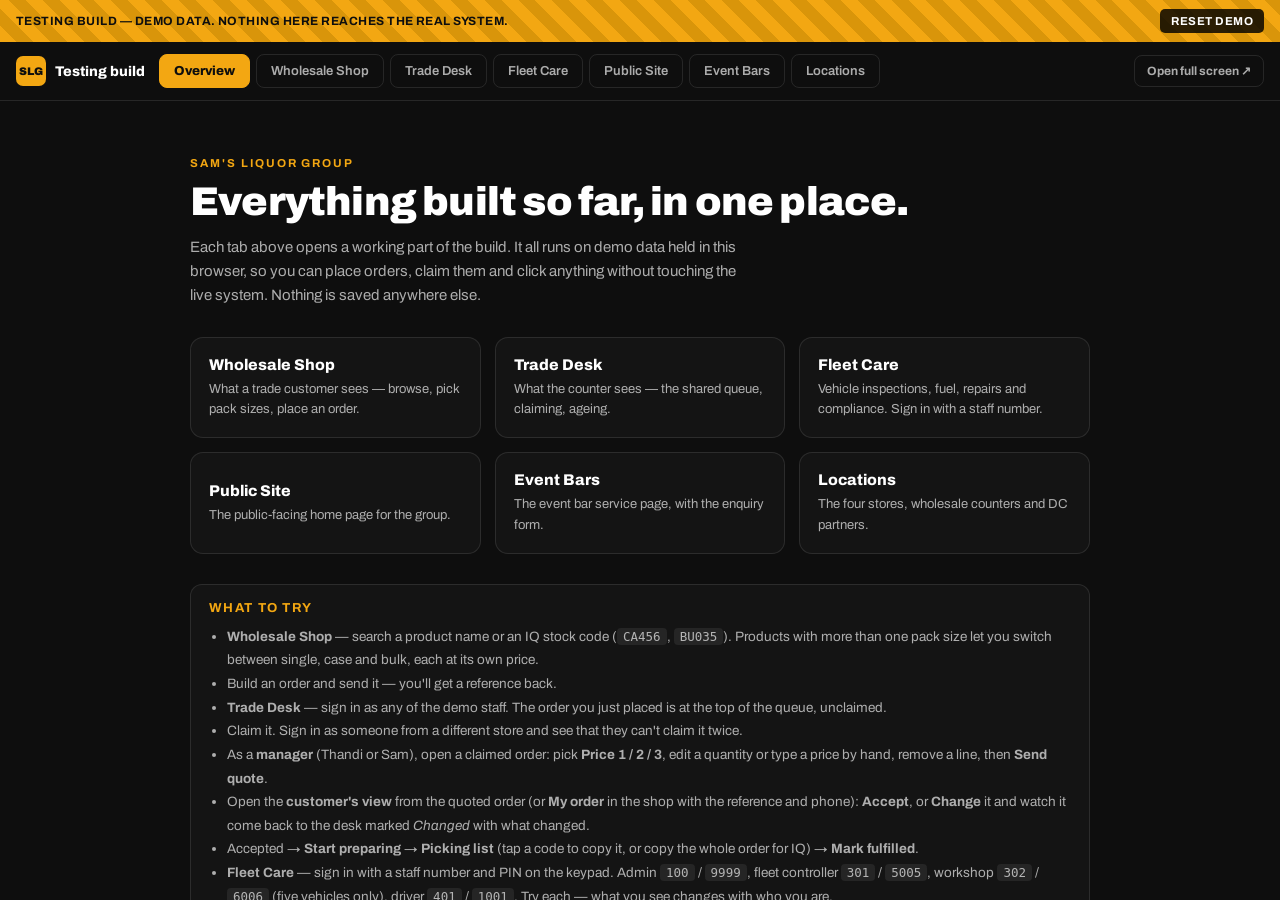
<file: index.html>
<!DOCTYPE html>
<html lang="en">
<head>
<meta charset="utf-8">
<meta name="robots" content="noindex, nofollow">
<meta name="viewport" content="width=device-width, initial-scale=1">
<title>Sam's Liquor Group — testing build</title>
<link rel="preconnect" href="https://fonts.googleapis.com">
<link rel="preconnect" href="https://fonts.gstatic.com" crossorigin>
<link href="https://fonts.googleapis.com/css2?family=Archivo:wght@400;500;600;700;800;900&display=swap" rel="stylesheet">
<style>
  :root { --bg:#0E0E0E; --panel:#141414; --line:rgba(255,255,255,.1); --txt:#fff;
          --txt-2:rgba(255,255,255,.66); --txt-3:rgba(255,255,255,.45); --accent:#F3A712; --on-accent:#0E0E0E; }
  * { box-sizing:border-box }
  html,body { height:100% }
  body { margin:0; background:var(--bg); color:var(--txt);
         font-family:Archivo,system-ui,-apple-system,"Segoe UI",sans-serif;
         display:flex; flex-direction:column; -webkit-font-smoothing:antialiased }
  .warn { display:flex; align-items:center; gap:12px; flex-wrap:wrap; padding:9px 16px;
          background:repeating-linear-gradient(45deg,#F3A712,#F3A712 12px,#d9950a 12px,#d9950a 24px); color:#0E0E0E }
  .warn b { font-size:12px; letter-spacing:.04em; text-transform:uppercase; flex:1 1 auto }
  .warn button { font:700 11.5px Archivo,sans-serif; letter-spacing:.04em; text-transform:uppercase;
                 background:rgba(0,0,0,.82); color:#fff; border:0; border-radius:5px; padding:6px 11px; cursor:pointer }
  header { display:flex; align-items:center; gap:14px; padding:12px 16px; border-bottom:1px solid var(--line); flex-wrap:wrap }
  .brand { display:flex; align-items:center; gap:9px; font-weight:800; font-size:14px }
  .mark { width:30px;height:30px;border-radius:7px;background:var(--accent);color:var(--on-accent);
          display:grid;place-items:center;font-weight:900;font-size:11px }
  .tabs { display:flex; gap:6px; overflow-x:auto; scrollbar-width:none }
  .tabs::-webkit-scrollbar { display:none }
  .tab { white-space:nowrap; padding:9px 14px; border-radius:8px; cursor:pointer; font:600 13px Archivo,sans-serif;
         background:transparent; border:1px solid var(--line); color:var(--txt-2) }
  .tab:hover { color:var(--txt); border-color:rgba(255,255,255,.24) }
  .tab[aria-selected="true"] { background:var(--accent); border-color:var(--accent); color:var(--on-accent); font-weight:800 }
  .spacer { flex:1 1 auto }
  .pop { font:700 12px Archivo,sans-serif; color:var(--txt-2); text-decoration:none; border:1px solid var(--line);
         padding:8px 12px; border-radius:8px; white-space:nowrap }
  .pop:hover { color:var(--accent); border-color:var(--accent) }
  main { flex:1 1 auto; position:relative; min-height:0 }
  iframe { width:100%; height:100%; border:0; display:block; background:var(--bg) }
  /* overview */
  .overview { position:absolute; inset:0; overflow-y:auto; padding:44px 22px 60px }
  .ov-in { max-width:900px; margin:0 auto }
  .kick { font-size:11.5px; letter-spacing:.17em; text-transform:uppercase; color:var(--accent); font-weight:700 }
  h1 { font-size:clamp(26px,4.4vw,40px); line-height:1.08; font-weight:900; letter-spacing:-.02em; margin:10px 0 12px }
  .lede { color:var(--txt-2); font-size:15px; line-height:1.6; max-width:62ch; margin:0 0 30px }
  .cards { display:grid; grid-template-columns:repeat(auto-fit,minmax(250px,1fr)); gap:14px }
  .card { text-align:left; cursor:pointer; padding:18px; border-radius:13px;
          background:var(--panel); border:1px solid var(--line); color:inherit; font:inherit }
  .card:hover { border-color:var(--accent) }
  .card-t { display:block; font-size:15.5px; font-weight:800; margin-bottom:6px }
  .card-d { display:block; font-size:13px; color:var(--txt-2); line-height:1.55 }
  .note { margin-top:30px; padding:16px 18px; border-radius:12px; border:1px solid var(--line); background:var(--panel) }
  .note h2 { font-size:13px; letter-spacing:.1em; text-transform:uppercase; color:var(--accent); margin:0 0 10px }
  .note ul { margin:0; padding-left:18px; color:var(--txt-2); font-size:13.5px; line-height:1.75 }
  .note code { background:rgba(255,255,255,.07); padding:1px 6px; border-radius:4px; font-size:12.5px }
</style>
</head>
<body>

<div class="warn">
  <b>Testing build — demo data. Nothing here reaches the real system.</b>
  <button id="reset">Reset demo</button>
</div>

<header>
  <div class="brand"><span class="mark">SLG</span> Testing build</div>
  <div class="tabs" role="tablist">
    <button class="tab" data-src="" data-key="overview" aria-selected="true">Overview</button>
      <button class="tab" data-src="shop.html" data-key="shop">Wholesale Shop</button>
      <button class="tab" data-src="desk.html" data-key="desk">Trade Desk</button>
      <button class="tab" data-src="fleet/index.html" data-key="fleet">Fleet Care</button>
      <button class="tab" data-src="site/index.html" data-key="home">Public Site</button>
      <button class="tab" data-src="site/event-bars.html" data-key="events">Event Bars</button>
      <button class="tab" data-src="site/locations.html" data-key="stores">Locations</button>
  </div>
  <div class="spacer"></div>
  <a class="pop" id="pop" href="shop.html" target="_blank" rel="noopener">Open full screen ↗</a>
</header>

<main>
  <div class="overview" id="overview">
    <div class="ov-in">
      <p class="kick">Sam's Liquor Group</p>
      <h1>Everything built so far, in one place.</h1>
      <p class="lede">Each tab above opens a working part of the build. It all runs on demo
         data held in this browser, so you can place orders, claim them and click anything
         without touching the live system. Nothing is saved anywhere else.</p>
      <div class="cards">
      <button class="card" data-src="shop.html" data-key="shop">
        <span class="card-t">Wholesale Shop</span>
        <span class="card-d">What a trade customer sees — browse, pick pack sizes, place an order.</span>
      </button>
      <button class="card" data-src="desk.html" data-key="desk">
        <span class="card-t">Trade Desk</span>
        <span class="card-d">What the counter sees — the shared queue, claiming, ageing.</span>
      </button>
      <button class="card" data-src="fleet/index.html" data-key="fleet">
        <span class="card-t">Fleet Care</span>
        <span class="card-d">Vehicle inspections, fuel, repairs and compliance. Sign in with a staff number.</span>
      </button>
      <button class="card" data-src="site/index.html" data-key="home">
        <span class="card-t">Public Site</span>
        <span class="card-d">The public-facing home page for the group.</span>
      </button>
      <button class="card" data-src="site/event-bars.html" data-key="events">
        <span class="card-t">Event Bars</span>
        <span class="card-d">The event bar service page, with the enquiry form.</span>
      </button>
      <button class="card" data-src="site/locations.html" data-key="stores">
        <span class="card-t">Locations</span>
        <span class="card-d">The four stores, wholesale counters and DC partners.</span>
      </button>
      </div>
      <div class="note">
        <h2>What to try</h2>
        <ul>
          <li><b>Wholesale Shop</b> — search a product name or an IQ stock code (<code>CA456</code>, <code>BU035</code>). Products with more than one pack size let you switch between single, case and bulk, each at its own price.</li>
          <li>Build an order and send it — you'll get a reference back.</li>
          <li><b>Trade Desk</b> — sign in as any of the demo staff. The order you just placed is at the top of the queue, unclaimed.</li>
          <li>Claim it. Sign in as someone from a different store and see that they can't claim it twice.</li>
          <li>As a <b>manager</b> (Thandi or Sam), open a claimed order: pick <b>Price 1 / 2 / 3</b>, edit a quantity or type a price by hand, remove a line, then <b>Send quote</b>.</li>
          <li>Open the <b>customer's view</b> from the quoted order (or <b>My order</b> in the shop with the reference and phone): <b>Accept</b>, or <b>Change</b> it and watch it come back to the desk marked <i>Changed</i> with what changed.</li>
          <li>Accepted → <b>Start preparing</b> → <b>Picking list</b> (tap a code to copy it, or copy the whole order for IQ) → <b>Mark fulfilled</b>.</li>
          <li><b>Fleet Care</b> — sign in with a staff number and PIN on the keypad. Admin <code>100</code> / <code>9999</code>, fleet controller <code>301</code> / <code>5005</code>, workshop <code>302</code> / <code>6006</code> (five vehicles only), driver <code>401</code> / <code>1001</code>. Try each — what you see changes with who you are.</li>
          <li><b>Reset demo</b> in the amber bar puts everything back to the start.</li>
        </ul>
      </div>
      <div class="note">
        <h2>What is not real yet</h2>
        <ul>
          <li>The catalogue is an 84-product sample of the real 766. Prices and codes are real.</li>
          <li>Staff sign-in has no password in this build — it is a role switcher.</li>
          <li>Price 2 and Price 3 are placeholder percentages (−2% / −4%) until IQ's real price lists arrive — lines priced from them are marked <i>estimated</i>.</li>
          <li>The price-list admin (weekly IQ upload) is not in this build.</li>
          <li>The Event Bars enquiry form needs its EmailJS template before it will send.</li>
          <li>Fleet Care is the design prototype on seeded data — all 18 screens are shown so the team can decide which to keep for V1. Nothing in it is saved anywhere.</li>
        </ul>
      </div>
    </div>
  </div>
  <iframe id="frame" title="Preview" hidden></iframe>
</main>

<script>
(function () {
  var tabs = [].slice.call(document.querySelectorAll('.tab'));
  var cards = [].slice.call(document.querySelectorAll('.card'));
  var frame = document.getElementById('frame');
  var overview = document.getElementById('overview');
  var pop = document.getElementById('pop');

  function select(key) {
    var hit = tabs.filter(function (t) { return t.dataset.key === key; })[0] || tabs[0];
    tabs.forEach(function (t) { t.setAttribute('aria-selected', String(t === hit)); });
    var src = hit.dataset.src;
    if (!src) {
      frame.hidden = true; overview.hidden = false; pop.href = 'shop.html';
    } else {
      if (frame.getAttribute('src') !== src) frame.setAttribute('src', src);
      frame.hidden = false; overview.hidden = true; pop.href = src;
    }
    if (location.hash.slice(1) !== hit.dataset.key) {
      history.replaceState(null, '', '#' + hit.dataset.key);
    }
  }

  tabs.forEach(function (t) { t.addEventListener('click', function () { select(t.dataset.key); }); });
  cards.forEach(function (c) { c.addEventListener('click', function () { select(c.dataset.key); }); });
  window.addEventListener('hashchange', function () { select(location.hash.slice(1) || 'overview'); });

  document.getElementById('reset').addEventListener('click', function () {
    if (!confirm('Reset the demo? This clears the demo orders, basket and signed-in staff in this browser.')) return;
    try {
      Object.keys(localStorage).filter(function (k) { return k.indexOf('slg') === 0 || k.indexOf('slg-') === 0; })
        .forEach(function (k) { localStorage.removeItem(k); });
    } catch (e) {}
    frame.removeAttribute('src');
    alert('Demo reset. Open a tab to start again.');
    select('overview');
  });

  select(location.hash.slice(1) || 'overview');
})();
</script>
</body>
</html>
</file>
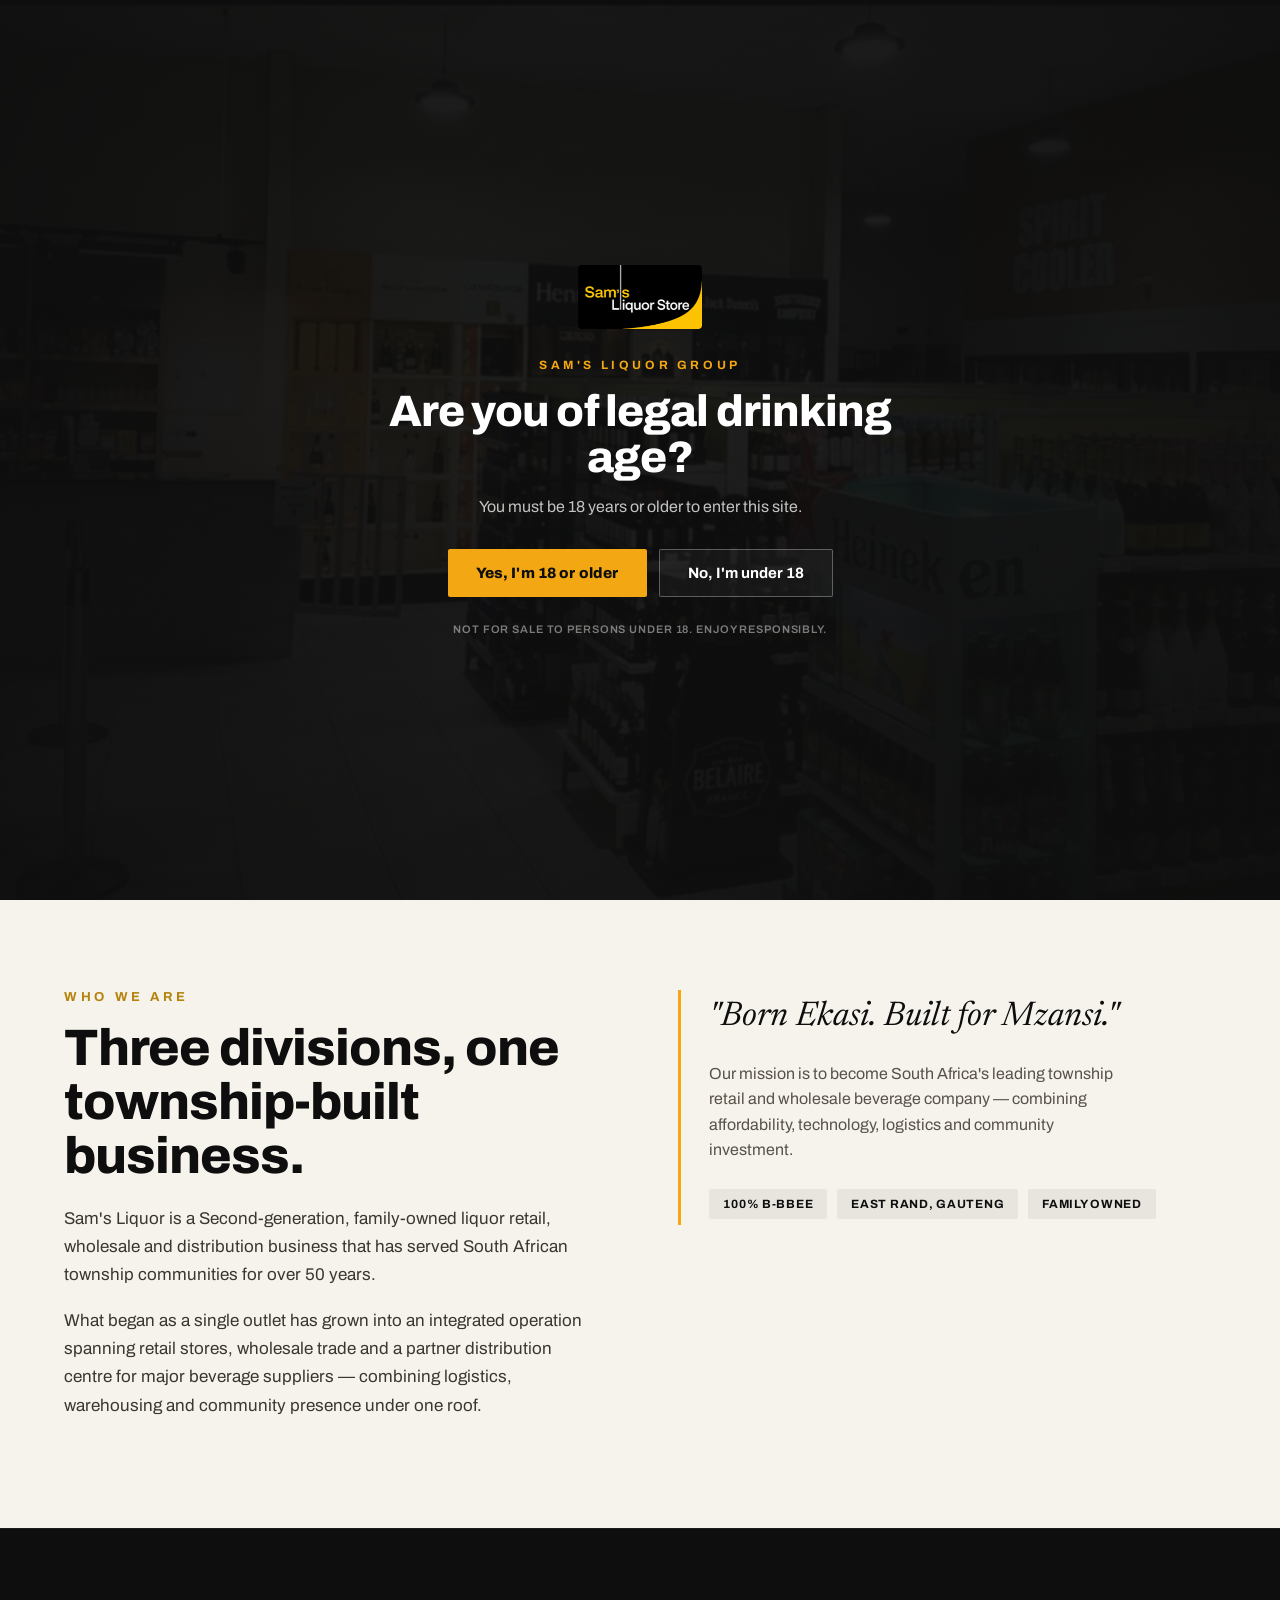
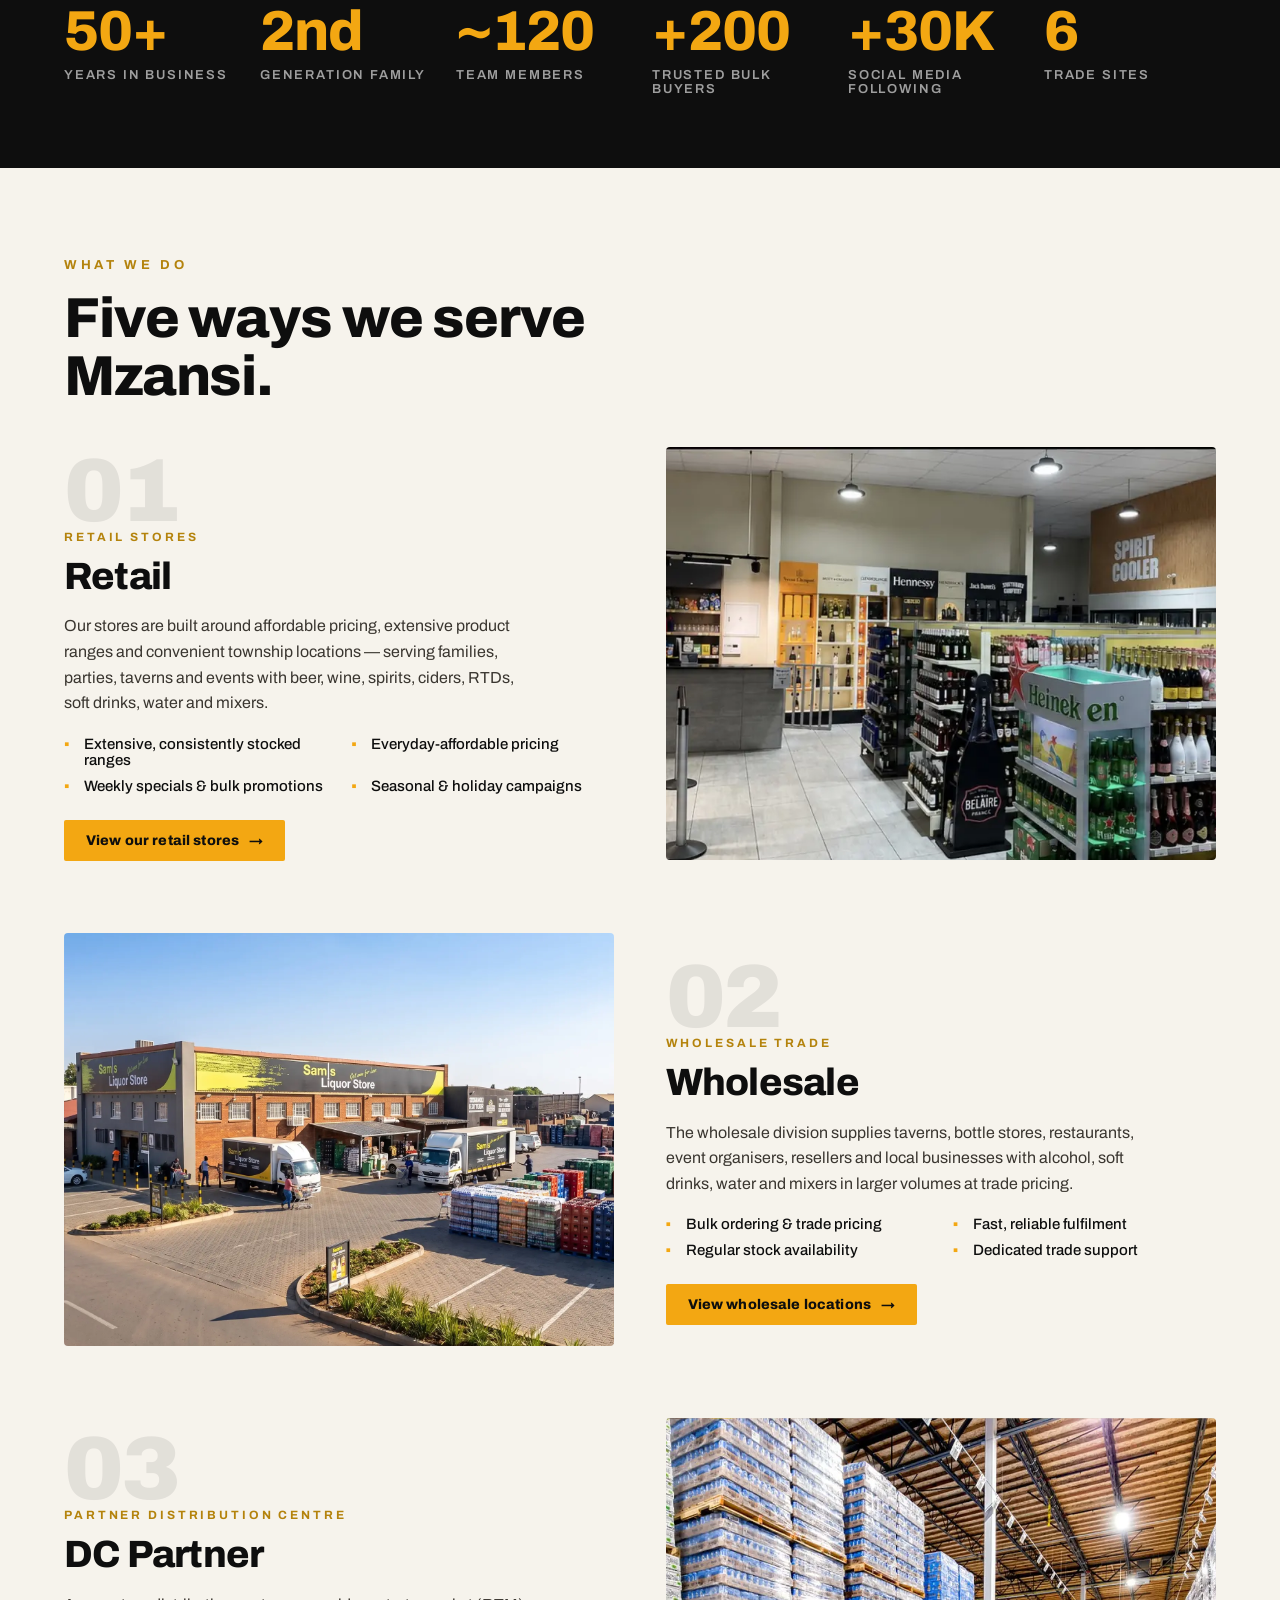
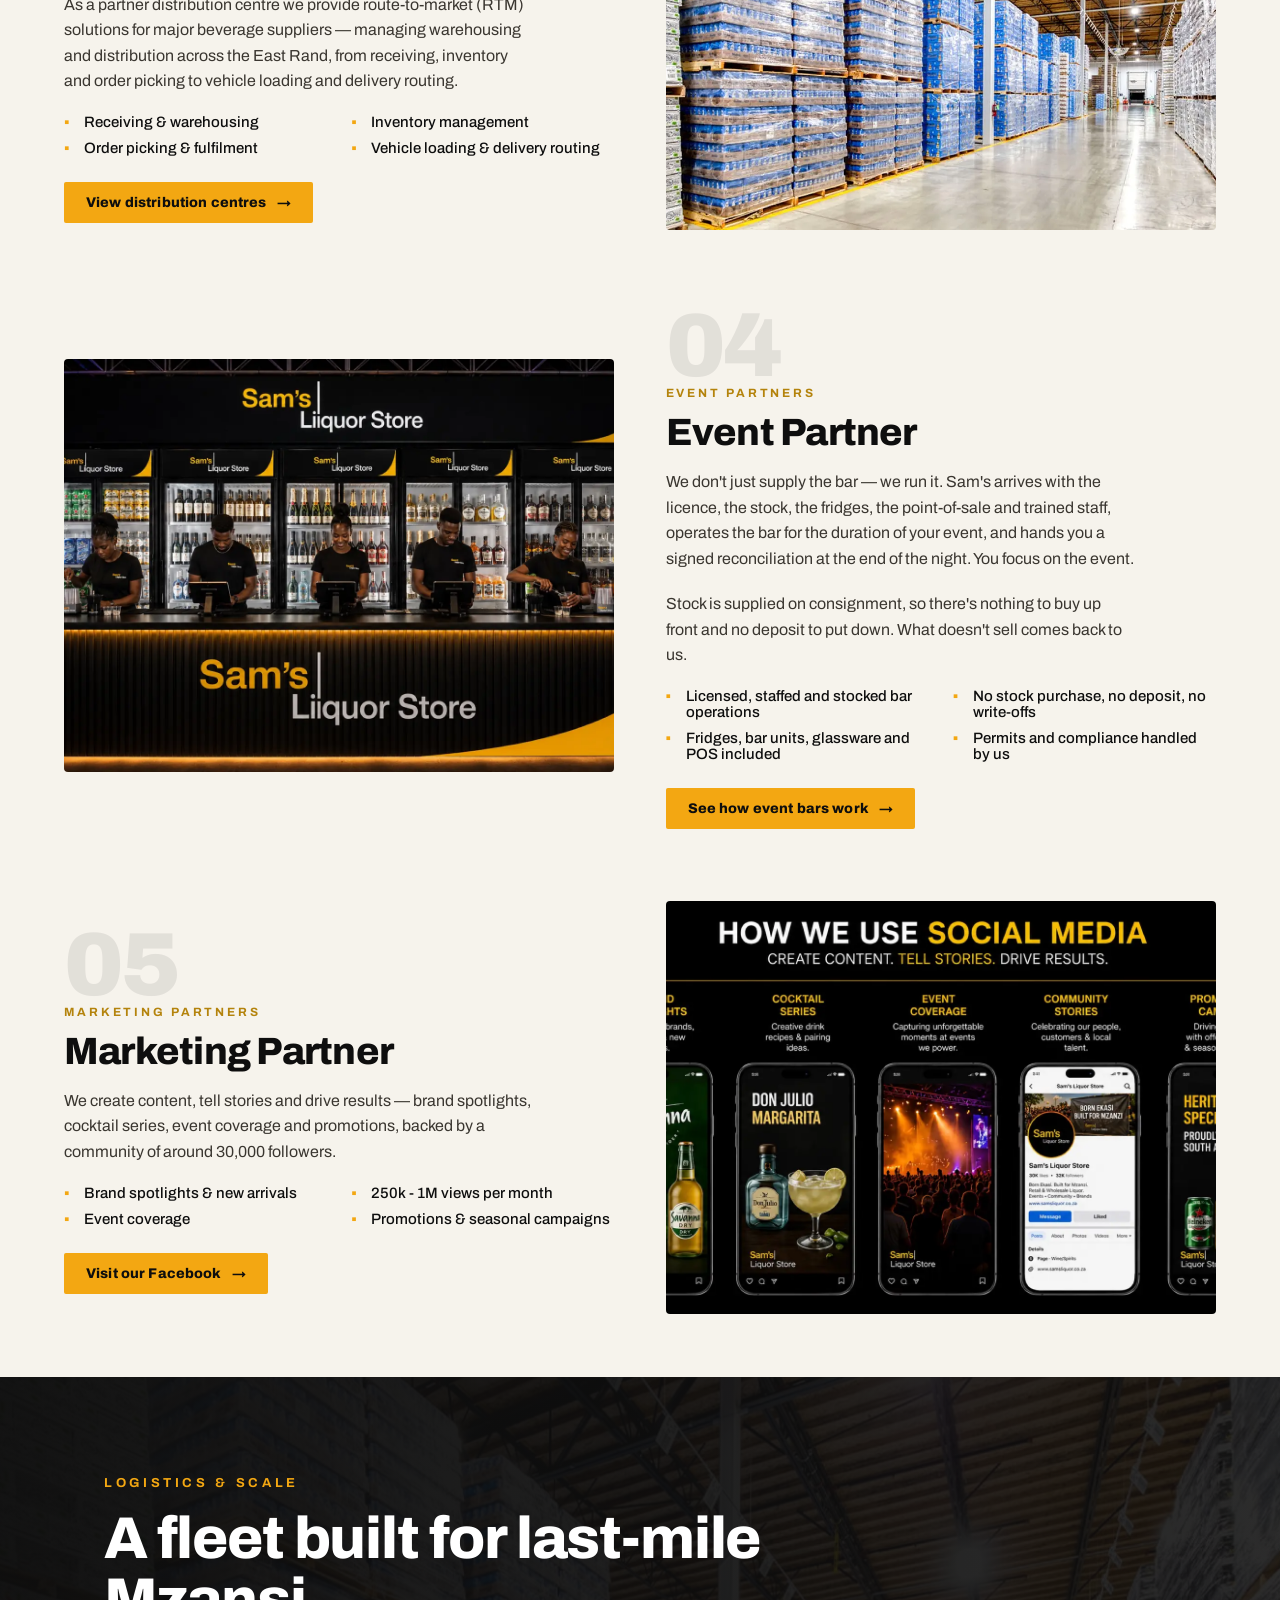
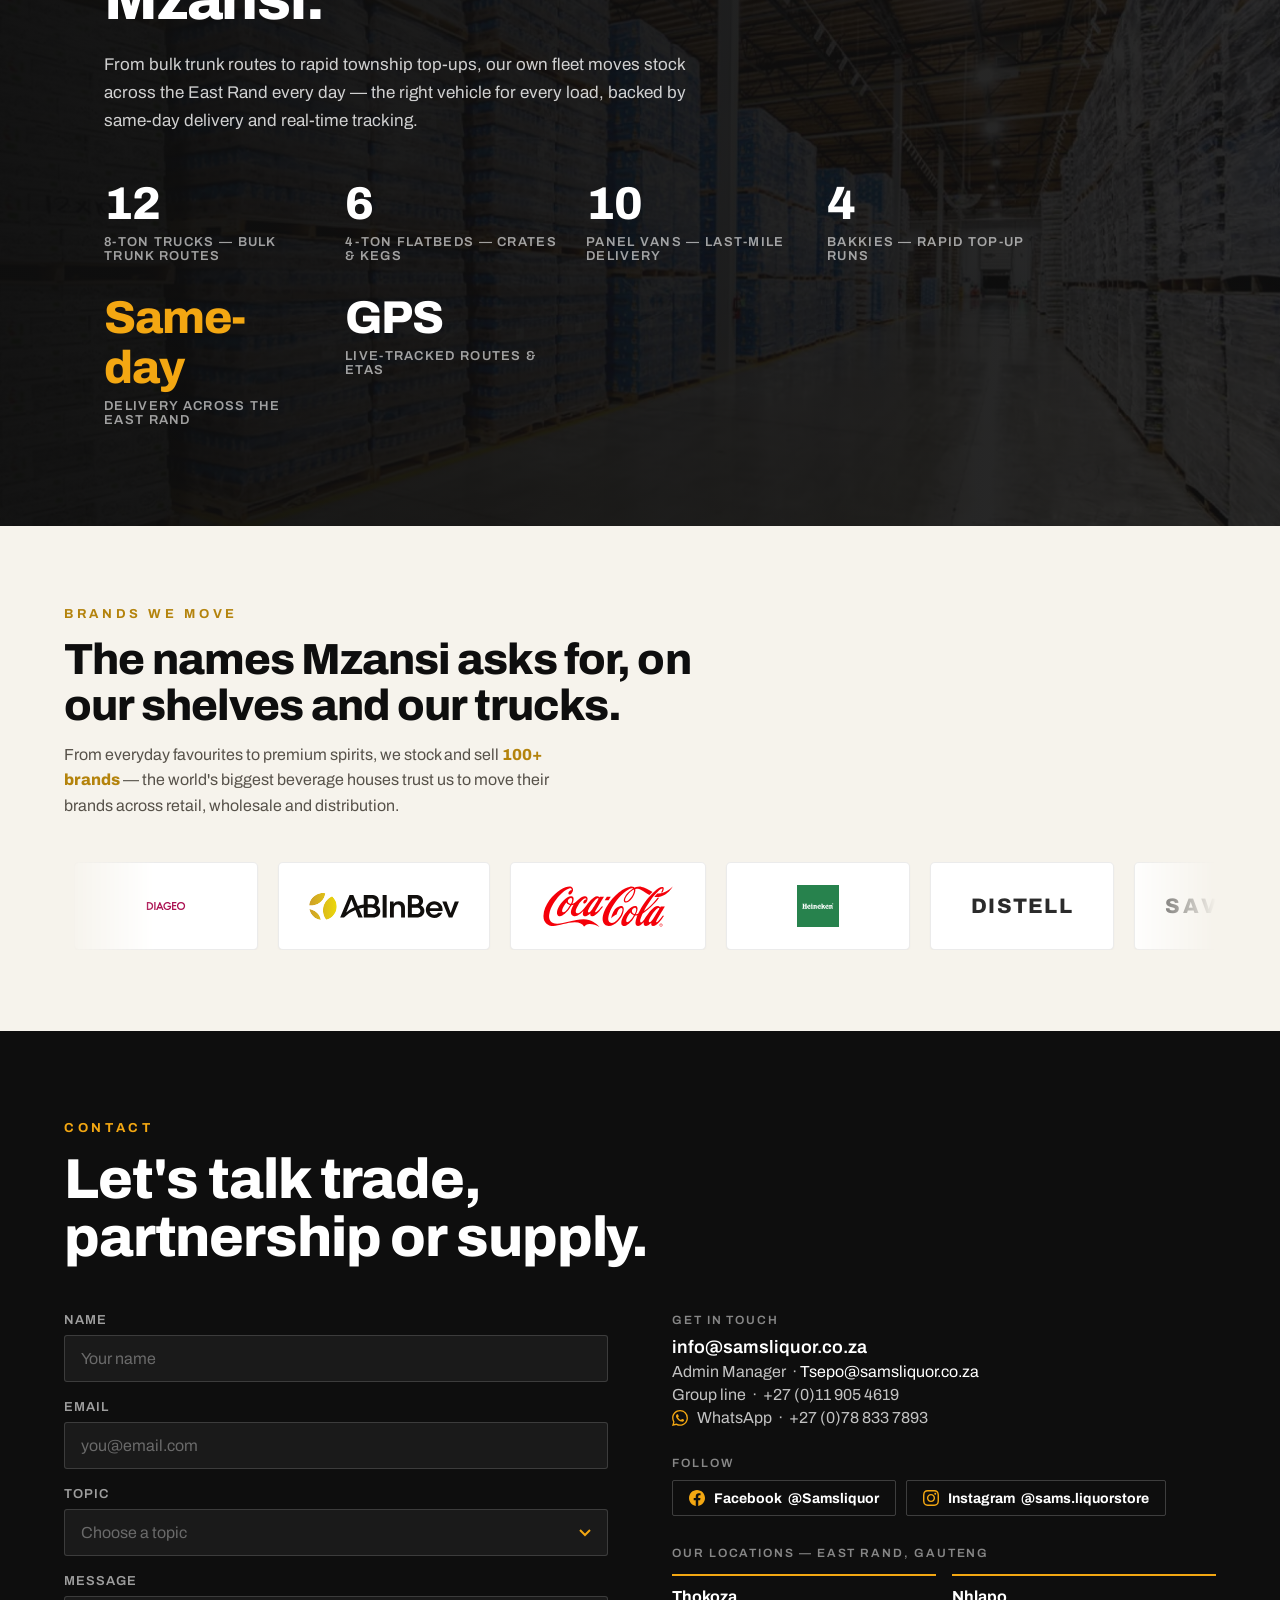
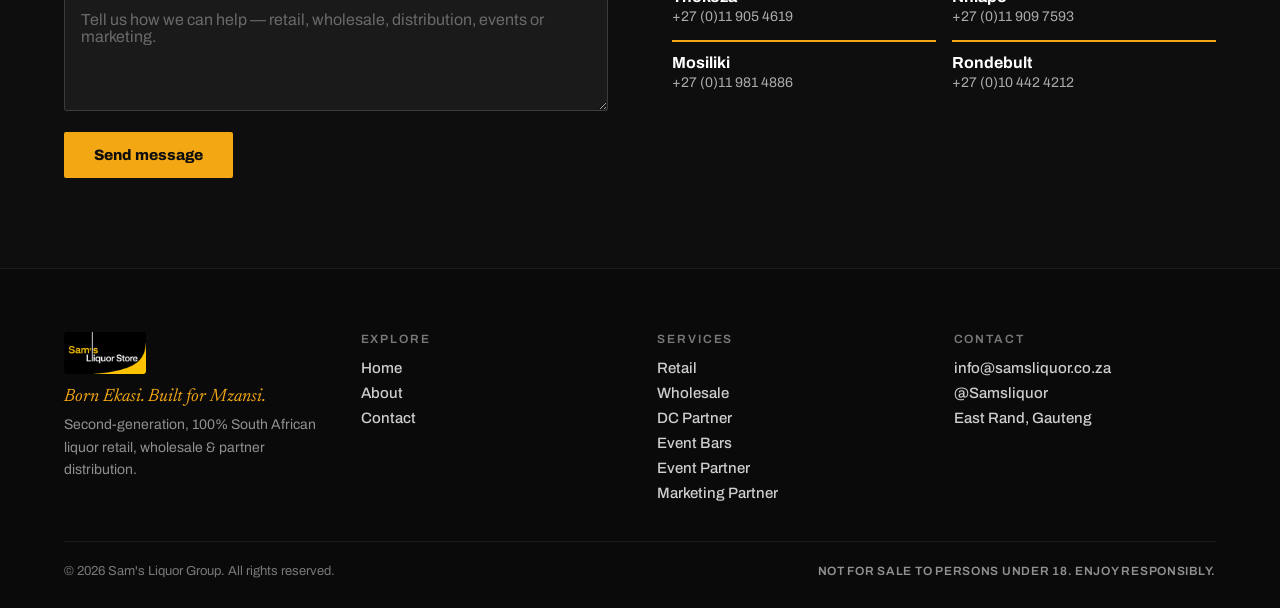
<file: site/index.html>
<!DOCTYPE html>
<html lang="en">
<head>
<meta charset="utf-8">
<meta name="robots" content="noindex, nofollow">
<meta name="viewport" content="width=device-width, initial-scale=1">
<title>Sam's Liquor Group — Born Ekasi. Built for Mzansi.</title>
<meta name="description" content="Sam's Liquor Group — second-generation, family-owned liquor retail, wholesale and partner distribution serving East Rand township communities for over 50 years.">
<link rel="canonical" href="https://samsliquor.co.za/">
<meta property="og:type" content="website">
<meta property="og:title" content="Sam's Liquor Group — Born Ekasi. Built for Mzansi.">
<meta property="og:description" content="Second-generation, family-owned liquor retail, wholesale and partner distribution serving East Rand township communities for over 50 years. 100+ brands.">
<meta property="og:url" content="https://samsliquor.co.za/">
<meta property="og:image" content="https://samsliquor.co.za/assets/retail.webp">
<link rel="icon" type="image/png" sizes="32x32" href="assets/favicon-32.png">
<link rel="icon" type="image/png" sizes="16x16" href="assets/favicon-16.png">
<link rel="icon" type="image/png" sizes="192x192" href="assets/favicon-192.png">
<link rel="apple-touch-icon" sizes="180x180" href="assets/apple-touch-icon.png">
<script type="application/ld+json">
{
  "@context": "https://schema.org",
  "@type": "Organization",
  "name": "Sam's Liquor Group",
  "url": "https://samsliquor.co.za/",
  "logo": "https://samsliquor.co.za/assets/logo-square-512.png",
  "image": "https://samsliquor.co.za/assets/logo-square-512.png",
  "slogan": "Born Ekasi. Built for Mzansi.",
  "description": "Second-generation, family-owned liquor retail, wholesale and partner distribution business serving South African township communities in the East Rand, Gauteng for over 50 years.",
  "email": "info@samsliquor.co.za",
  "telephone": "+27119054619",
  "address": { "@type": "PostalAddress", "addressRegion": "Gauteng", "addressCountry": "ZA" },
  "sameAs": ["https://www.facebook.com/samsliqours", "https://www.instagram.com/sams.liquorstore"],
  "hasOfferCatalog": {
    "@type": "OfferCatalog",
    "name": "Sam's Liquor Group Services",
    "itemListElement": [
      { "@type": "Offer", "url": "https://samsliquor.co.za/#retail", "itemOffered": { "@type": "Service", "name": "Retail", "description": "Everyday-affordable liquor retail stores serving East Rand township communities." } },
      { "@type": "Offer", "url": "https://samsliquor.co.za/#wholesale", "itemOffered": { "@type": "Service", "name": "Wholesale", "description": "Bulk ordering and trade pricing for taverns, bottle stores, restaurants and resellers." } },
      { "@type": "Offer", "url": "https://samsliquor.co.za/#dc", "itemOffered": { "@type": "Service", "name": "DC Partner", "description": "Partner distribution centre managing warehousing, order fulfilment and last-mile delivery across the East Rand." } },
      { "@type": "Offer", "url": "https://samsliquor.co.za/event-bars.html", "itemOffered": { "@type": "Service", "name": "Event Partner", "description": "Licensed, staffed and stocked event bar operations across Gauteng — stock supplied on consignment, no deposit required." } },
      { "@type": "Offer", "url": "https://samsliquor.co.za/#marketing", "itemOffered": { "@type": "Service", "name": "Marketing Partner", "description": "Brand content, cocktail series and event coverage reaching a 30,000+ strong social audience." } }
    ]
  }
}
</script>
<script type="application/ld+json">
{
  "@context": "https://schema.org",
  "@graph": [
    { "@type": "SiteNavigationElement", "name": "Home", "url": "https://samsliquor.co.za/" },
    { "@type": "SiteNavigationElement", "name": "About", "url": "https://samsliquor.co.za/#about" },
    { "@type": "SiteNavigationElement", "name": "Retail", "url": "https://samsliquor.co.za/#retail" },
    { "@type": "SiteNavigationElement", "name": "Wholesale", "url": "https://samsliquor.co.za/#wholesale" },
    { "@type": "SiteNavigationElement", "name": "DC Partner", "url": "https://samsliquor.co.za/#dc" },
    { "@type": "SiteNavigationElement", "name": "Event Partner", "url": "https://samsliquor.co.za/#event" },
    { "@type": "SiteNavigationElement", "name": "Marketing Partner", "url": "https://samsliquor.co.za/#marketing" },
    { "@type": "SiteNavigationElement", "name": "Event Bars", "url": "https://samsliquor.co.za/event-bars.html" },
    { "@type": "SiteNavigationElement", "name": "Our Locations", "url": "https://samsliquor.co.za/locations.html" },
    { "@type": "SiteNavigationElement", "name": "Contact", "url": "https://samsliquor.co.za/#contact" }
  ]
}
</script>
<link rel="preconnect" href="https://fonts.googleapis.com">
<link rel="preconnect" href="https://fonts.gstatic.com" crossorigin>
<link href="https://fonts.googleapis.com/css2?family=Archivo:wght@400;500;600;700;800;900&family=Newsreader:ital,opsz,wght@1,6..72,400;1,6..72,500&display=swap" rel="stylesheet">
<link rel="stylesheet" href="styles.css">
</head>
<body>

<!-- ================= AGE GATE ================= -->
<div id="agegate" class="agegate">
  <div class="agegate-inner" id="agegate-ask">
    <img src="assets/logo.png" alt="Sam's Liquor Group">
    <div class="agegate-kicker">Sam's Liquor Group</div>
    <h1>Are you of legal drinking age?</h1>
    <p>You must be 18 years or older to enter this site.</p>
    <div class="agegate-actions">
      <button id="age-yes" class="agegate-yes">Yes, I'm 18 or older</button>
      <button id="age-no" class="agegate-no">No, I'm under 18</button>
    </div>
    <div class="agegate-note">Not for sale to persons under 18. Enjoy responsibly.</div>
  </div>
  <div class="agegate-inner" id="agegate-denied" hidden>
    <img src="assets/logo.png" alt="Sam's Liquor Group">
    <div class="agegate-kicker">Sam's Liquor Group</div>
    <h1>Sorry, you're not old enough.</h1>
    <p>This site is only available to persons 18 years or older.</p>
    <div class="agegate-note">Not for sale to persons under 18. Enjoy responsibly.</div>
  </div>
</div>

<!-- ================= HEADER ================= -->
<header class="site-header" data-scrollfx>
  <a href="#home" class="header-logo">
    <img src="assets/logo.png" alt="Sam's Liquor Group">
  </a>
  <nav class="site-nav">
    <a href="#home" class="nav-link active">Home</a>
    <a href="#about" class="nav-link">About</a>
    <a href="event-bars.html" class="nav-link">Event Bars</a>
    <a href="locations.html" class="nav-link">Locations</a>
    <a href="#contact" class="nav-cta">Contact</a>
  </nav>
</header>

<!-- ================= HERO (editorial) ================= -->
<section id="home"></section>
<section id="hero" class="hero">
  <div class="hero-slides">
    <div class="hero-slide" style="background-image:url('assets/retail.webp')"></div>
    <div class="hero-slide" style="background-image:url('assets/wholesale.webp')"></div>
    <div class="hero-slide" style="background-image:url('assets/dc.webp')"></div>
    <div class="hero-slide" style="background-image:url('assets/event.webp')"></div>
    <div class="hero-slide" style="background-image:url('assets/marketing.webp')"></div>
    <div class="hero-scrim"></div>
  </div>
  <div class="hero-content">
    <div class="hero-kicker"><span id="hero-num">01</span> &nbsp;/&nbsp; 05</div>
    <h1 class="hero-title" id="hero-name">Retail</h1>
    <p class="hero-tagline" id="hero-tagline">Everyday-affordable liquor for every occasion.</p>
    <a class="hero-cta" id="hero-cta" href="#retail">Explore <span id="hero-cta-name">Retail</span> <span class="arrow">→</span></a>
  </div>
  <div class="hero-thumbs">
    <button class="hero-thumb" style="background-image:url('assets/retail.webp')" aria-label="Retail"></button>
    <button class="hero-thumb" style="background-image:url('assets/wholesale.webp')" aria-label="Wholesale"></button>
    <button class="hero-thumb" style="background-image:url('assets/dc.webp')" aria-label="DC Partner"></button>
    <button class="hero-thumb" style="background-image:url('assets/event.webp')" aria-label="Event Partner"></button>
    <button class="hero-thumb" style="background-image:url('assets/marketing.webp')" aria-label="Marketing Partner"></button>
  </div>
</section>

<!-- ================= ABOUT / STORY ================= -->
<section id="about" class="section-cream about">
  <div class="wrap about-grid">
    <div>
      <div class="kicker gold">Who we are</div>
      <h2>Three divisions, one township-built business.</h2>
      <p>Sam's Liquor is a Second-generation, family-owned liquor retail, wholesale and distribution business that has served South African township communities for over 50 years.</p>
      <p>What began as a single outlet has grown into an integrated operation spanning retail stores, wholesale trade and a partner distribution centre for major beverage suppliers — combining logistics, warehousing and community presence under one roof.</p>
    </div>
    <div class="about-quote">
      <p class="quote">"Born Ekasi. Built for Mzansi."</p>
      <p class="mission">Our mission is to become South Africa's leading township retail and wholesale beverage company — combining affordability, technology, logistics and community investment.</p>
      <div class="chips">
        <span class="chip">100% B-BBEE</span>
        <span class="chip">East Rand, Gauteng</span>
        <span class="chip">Family Owned</span>
      </div>
    </div>
  </div>
</section>

<!-- ================= STATS BAND ================= -->
<section class="section-dark stats">
  <div class="wrap stats-grid">
    <div><div class="stat-num">50+</div><div class="stat-label">Years in business</div></div>
    <div><div class="stat-num">2nd</div><div class="stat-label">Generation family</div></div>
    <div><div class="stat-num">~120</div><div class="stat-label">Team members</div></div>
    <div><div class="stat-num">+200</div><div class="stat-label">Trusted bulk buyers</div></div>
    <div><div class="stat-num">+30K</div><div class="stat-label">Social media following</div></div>
    <div><div class="stat-num">6</div><div class="stat-label">Trade sites</div></div>
  </div>
</section>

<!-- ================= SERVICES ================= -->
<section class="section-cream services-intro">
  <div class="wrap">
    <div class="kicker gold">What we do</div>
    <h2>Five ways we serve Mzansi.</h2>
  </div>
</section>

<section class="section-cream services">
  <div class="wrap services-list">

    <!-- 01 Retail -->
    <div id="retail" class="service">
      <div>
        <div class="service-num">01</div>
        <div class="service-tag">Retail Stores</div>
        <h3>Retail</h3>
        <p>Our stores are built around affordable pricing, extensive product ranges and convenient township locations — serving families, parties, taverns and events with beer, wine, spirits, ciders, RTDs, soft drinks, water and mixers.</p>
        <ul>
          <li>Extensive, consistently stocked ranges</li>
          <li>Everyday-affordable pricing</li>
          <li>Weekly specials &amp; bulk promotions</li>
          <li>Seasonal &amp; holiday campaigns</li>
        </ul>
        <a href="locations.html#retail-stores" class="service-cta">View our retail stores <span>→</span></a>
      </div>
      <div class="service-img" style="background-image:url('assets/retail.webp')"></div>
    </div>

    <!-- 02 Wholesale (image left) -->
    <div id="wholesale" class="service">
      <div class="service-img img-left" style="background-image:url('assets/wholesale.webp')"></div>
      <div class="txt-right">
        <div class="service-num">02</div>
        <div class="service-tag">Wholesale Trade</div>
        <h3>Wholesale</h3>
        <p>The wholesale division supplies taverns, bottle stores, restaurants, event organisers, resellers and local businesses with alcohol, soft drinks, water and mixers in larger volumes at trade pricing.</p>
        <ul>
          <li>Bulk ordering &amp; trade pricing</li>
          <li>Fast, reliable fulfilment</li>
          <li>Regular stock availability</li>
          <li>Dedicated trade support</li>
        </ul>
        <a href="locations.html#wholesale-locations" class="service-cta">View wholesale locations <span>→</span></a>
      </div>
    </div>

    <!-- 03 DC -->
    <div id="dc" class="service">
      <div>
        <div class="service-num">03</div>
        <div class="service-tag">Partner Distribution Centre</div>
        <h3>DC Partner</h3>
        <p>As a partner distribution centre we provide route-to-market (RTM) solutions for major beverage suppliers — managing warehousing and distribution across the East Rand, from receiving, inventory and order picking to vehicle loading and delivery routing.</p>
        <ul>
          <li>Receiving &amp; warehousing</li>
          <li>Inventory management</li>
          <li>Order picking &amp; fulfilment</li>
          <li>Vehicle loading &amp; delivery routing</li>
        </ul>
        <a href="locations.html#dc-locations" class="service-cta">View distribution centres <span>→</span></a>
      </div>
      <div class="service-img" style="background-image:url('assets/dc.webp')"></div>
    </div>

    <!-- 04 Event (image left) -->
    <div id="event" class="service">
      <div class="service-img img-left" style="background-image:url('assets/event.webp')"></div>
      <div class="txt-right">
        <div class="service-num">04</div>
        <div class="service-tag">Event Partners</div>
        <h3>Event Partner</h3>
        <p>We don't just supply the bar — we run it. Sam's arrives with the licence, the stock, the fridges, the point-of-sale and trained staff, operates the bar for the duration of your event, and hands you a signed reconciliation at the end of the night. You focus on the event.</p>
        <p>Stock is supplied on consignment, so there's nothing to buy up front and no deposit to put down. What doesn't sell comes back to us.</p>
        <ul>
          <li>Licensed, staffed and stocked bar operations</li>
          <li>No stock purchase, no deposit, no write-offs</li>
          <li>Fridges, bar units, glassware and POS included</li>
          <li>Permits and compliance handled by us</li>
        </ul>
        <a href="event-bars.html" class="service-cta">See how event bars work <span>→</span></a>
      </div>
    </div>

    <!-- 05 Marketing -->
    <div id="marketing" class="service">
      <div>
        <div class="service-num">05</div>
        <div class="service-tag">Marketing Partners</div>
        <h3>Marketing Partner</h3>
        <p>We create content, tell stories and drive results — brand spotlights, cocktail series, event coverage and promotions, backed by a community of around 30,000 followers.</p>
        <ul>
          <li>Brand spotlights &amp; new arrivals</li>
          <li>250k - 1M views per month</li>
          <li>Event coverage</li>
          <li>Promotions &amp; seasonal campaigns</li>
        </ul>
        <a href="https://www.facebook.com/samsliqours" target="_blank" rel="noopener" class="service-cta">Visit our Facebook <span>→</span></a>
      </div>
      <div class="service-img" style="background-image:url('assets/marketing.webp');background-color:#111"></div>
    </div>

  </div>
</section>

<!-- ================= DISTRIBUTION HIGHLIGHT ================= -->
<section class="dist">
  <div class="dist-bg"></div>
  <div class="dist-scrim"></div>
  <div class="wrap dist-inner">
    <div class="kicker amber">Logistics &amp; scale</div>
    <h2>A fleet built for last-mile Mzansi.</h2>
    <p class="dist-lead">From bulk trunk routes to rapid township top-ups, our own fleet moves stock across the East Rand every day — the right vehicle for every load, backed by same-day delivery and real-time tracking.</p>
    <div class="fleet-grid">
      <div><div class="fleet-num">12</div><div class="fleet-label">8-ton trucks — bulk trunk routes</div></div>
      <div><div class="fleet-num">6</div><div class="fleet-label">4-ton flatbeds — crates &amp; kegs</div></div>
      <div><div class="fleet-num">10</div><div class="fleet-label">Panel vans — last-mile delivery</div></div>
      <div><div class="fleet-num">4</div><div class="fleet-label">Bakkies — rapid top-up runs</div></div>
      <div><div class="fleet-num amber">Same-day</div><div class="fleet-label">Delivery across the East Rand</div></div>
      <div><div class="fleet-num">GPS</div><div class="fleet-label">Live-tracked routes &amp; ETAs</div></div>
    </div>
  </div>
</section>

<!-- ================= BRANDS ================= -->
<section class="section-cream brands">
  <div class="wrap">
    <div class="kicker gold" style="margin-bottom:16px">Brands we move</div>
    <h2>The names Mzansi asks for, on our shelves and our trucks.</h2>
    <p class="lead">From everyday favourites to premium spirits, we stock and sell <strong class="brand-count">100+ brands</strong> — the world's biggest beverage houses trust us to move their brands across retail, wholesale and distribution.</p>
  </div>
  <div class="marquee">
    <div class="marquee-track" id="brand-track">
      <div class="brand-card"><img loading="lazy" src="assets/brands/diageo.svg" alt="Diageo"></div>
      <div class="brand-card"><img loading="lazy" src="assets/brands/ab-inbev.svg" alt="AB InBev"></div>
      <div class="brand-card"><img loading="lazy" src="assets/brands/coca-cola.svg" alt="Coca-Cola"></div>
      <div class="brand-card"><img loading="lazy" src="assets/brands/heineken.svg" alt="Heineken"></div>
      <div class="brand-card"><span style="letter-spacing:.06em;text-transform:uppercase">Distell</span></div>
      <div class="brand-card"><span style="letter-spacing:.14em;text-transform:uppercase">Savanna</span></div>
      <div class="brand-card"><img loading="lazy" src="assets/brands/hennessy.svg" alt="Hennessy"></div>
      <div class="brand-card"><img loading="lazy" src="assets/brands/red-bull.svg" alt="Red Bull"></div>
      <div class="brand-card"><img loading="lazy" src="assets/brands/moet-chandon.svg" alt="Moët &amp; Chandon"></div>
      <div class="brand-card"><img loading="lazy" src="assets/brands/sab.svg" alt="SAB"></div>
      <div class="brand-card more"><span>+100 more brands</span></div>
      <!-- duplicate for seamless loop -->
      <div class="brand-card"><img loading="lazy" src="assets/brands/diageo.svg" alt=""></div>
      <div class="brand-card"><img loading="lazy" src="assets/brands/ab-inbev.svg" alt=""></div>
      <div class="brand-card"><img loading="lazy" src="assets/brands/coca-cola.svg" alt=""></div>
      <div class="brand-card"><img loading="lazy" src="assets/brands/heineken.svg" alt=""></div>
      <div class="brand-card"><span style="letter-spacing:.06em;text-transform:uppercase">Distell</span></div>
      <div class="brand-card"><span style="letter-spacing:.14em;text-transform:uppercase">Savanna</span></div>
      <div class="brand-card"><img loading="lazy" src="assets/brands/hennessy.svg" alt=""></div>
      <div class="brand-card"><img loading="lazy" src="assets/brands/red-bull.svg" alt=""></div>
      <div class="brand-card"><img loading="lazy" src="assets/brands/moet-chandon.svg" alt=""></div>
      <div class="brand-card"><img loading="lazy" src="assets/brands/sab.svg" alt=""></div>
      <div class="brand-card more"><span>+100 more brands</span></div>
    </div>
  </div>
</section>

<!-- ================= CONTACT ================= -->
<section id="contact" class="section-dark contact">
  <div class="wrap">
    <div class="kicker amber" style="margin-bottom:16px">Contact</div>
    <h2>Let's talk trade, partnership or supply.</h2>
    <div class="contact-grid">

      <!-- form -->
      <div>
        <div id="form-thanks" class="form-thanks">
          <div class="big">Thank you!</div>
          <p>We've received your message and the Sam's Liquor Group team will get back to you shortly.</p>
        </div>
        <form id="contact-form" class="contact-form">
          <div>
            <label for="cf-name">Name</label>
            <input id="cf-name" name="name" required placeholder="Your name">
          </div>
          <div>
            <label for="cf-email">Email</label>
            <input id="cf-email" name="email" type="email" required placeholder="you@email.com">
          </div>
          <div>
            <label for="cf-topic">Topic</label>
            <select id="cf-topic" name="topic" required>
              <option value="" disabled selected>Choose a topic</option>
              <option>Retail</option>
              <option>Wholesale &amp; bulk orders</option>
              <option>Distribution (RTM)</option>
              <option>Event bar services</option>
              <option>Event partnership</option>
              <option>Marketing partnership</option>
              <option>Other</option>
            </select>
          </div>
          <div id="cf-other-wrap" style="display:none">
            <label for="cf-other">Other topic</label>
            <input id="cf-other" name="other_topic" placeholder="What would you like to talk about?">
          </div>
          <div>
            <label for="cf-message">Message</label>
            <textarea id="cf-message" name="message" required rows="5" placeholder="Tell us how we can help — retail, wholesale, distribution, events or marketing."></textarea>
          </div>
          <p id="form-error" class="form-error">Something went wrong sending your message. Please try again, or email us directly at info@samsliquor.co.za.</p>
          <button type="submit" id="form-submit" class="form-submit">Send message</button>
        </form>
      </div>

      <!-- details -->
      <div class="contact-details">
        <div>
          <div class="detail-label">Get in touch</div>
          <div style="display:flex;flex-direction:column;gap:6px">
            <a href="mailto:info@samsliquor.co.za" class="detail-email">info@samsliquor.co.za</a>
            <span class="detail-line">Admin Manager &nbsp;·&nbsp; <a href="mailto:Tsepo@samsliquor.co.za" class="detail-mail">Tsepo@samsliquor.co.za</a></span>
            <span class="detail-line">Group line &nbsp;·&nbsp; +27 (0)11 905 4619</span>
            <span class="detail-line"><svg class="ico" viewBox="0 0 24 24" aria-hidden="true"><path d="M17.472 14.382c-.297-.149-1.758-.867-2.03-.967-.273-.099-.471-.148-.67.15-.197.297-.767.966-.94 1.164-.173.199-.347.223-.644.075-.297-.15-1.255-.463-2.39-1.475-.883-.788-1.48-1.761-1.653-2.059-.173-.297-.018-.458.13-.606.134-.133.298-.347.446-.52.149-.174.198-.298.298-.497.099-.198.05-.371-.025-.52-.075-.149-.669-1.612-.916-2.207-.242-.579-.487-.5-.669-.51-.173-.008-.371-.01-.57-.01-.198 0-.52.074-.792.372-.272.297-1.04 1.016-1.04 2.479 0 1.462 1.065 2.875 1.213 3.074.149.198 2.096 3.2 5.077 4.487.709.306 1.262.489 1.694.625.712.227 1.36.195 1.871.118.571-.085 1.758-.719 2.006-1.413.248-.694.248-1.289.173-1.413-.074-.124-.272-.198-.57-.347m-5.421 7.403h-.004a9.87 9.87 0 01-5.031-1.378l-.361-.214-3.741.982.998-3.648-.235-.374a9.86 9.86 0 01-1.51-5.26c.001-5.45 4.436-9.884 9.888-9.884 2.64 0 5.122 1.03 6.988 2.898a9.825 9.825 0 012.893 6.994c-.003 5.45-4.437 9.884-9.885 9.884m8.413-18.297A11.815 11.815 0 0012.05 0C5.495 0 .16 5.335.157 11.892c0 2.096.547 4.142 1.588 5.945L.057 24l6.305-1.654a11.882 11.882 0 005.683 1.448h.005c6.554 0 11.89-5.335 11.893-11.893a11.821 11.821 0 00-3.48-8.413z"/></svg>WhatsApp &nbsp;·&nbsp; +27 (0)78 833 7893</span>
          </div>
        </div>
        <div>
          <div class="detail-label">Follow</div>
          <div style="display:flex;gap:10px;flex-wrap:wrap">
            <a href="https://www.facebook.com/samsliqours" target="_blank" rel="noopener" class="social-chip"><svg class="ico" viewBox="0 0 24 24" aria-hidden="true"><path d="M24 12.073c0-6.627-5.373-12-12-12s-12 5.373-12 12c0 5.99 4.388 10.954 10.125 11.854v-8.385H7.078v-3.47h3.047V9.43c0-3.007 1.792-4.669 4.533-4.669 1.312 0 2.686.235 2.686.235v2.953H15.83c-1.491 0-1.956.925-1.956 1.874v2.25h3.328l-.532 3.47h-2.796v8.385C19.612 23.027 24 18.062 24 12.073z"/></svg>Facebook &nbsp;@Samsliquor</a>
            <a href="https://www.instagram.com/sams.liquorstore" target="_blank" rel="noopener" class="social-chip"><svg class="ico" viewBox="0 0 24 24" aria-hidden="true"><path d="M12 2.163c3.204 0 3.584.012 4.85.07 3.252.148 4.771 1.691 4.919 4.919.058 1.265.069 1.645.069 4.849 0 3.205-.012 3.584-.069 4.849-.149 3.225-1.664 4.771-4.919 4.919-1.266.058-1.644.07-4.85.07-3.204 0-3.584-.012-4.849-.07-3.26-.149-4.771-1.699-4.919-4.92-.058-1.265-.07-1.644-.07-4.849 0-3.204.013-3.583.07-4.849.149-3.227 1.664-4.771 4.919-4.919 1.266-.057 1.645-.069 4.849-.069zm0-2.163c-3.259 0-3.667.014-4.947.072-4.358.2-6.78 2.618-6.98 6.98-.059 1.281-.073 1.689-.073 4.948 0 3.259.014 3.668.072 4.948.2 4.358 2.618 6.78 6.98 6.98 1.281.058 1.689.072 4.948.072 3.259 0 3.668-.014 4.948-.072 4.354-.2 6.782-2.618 6.979-6.98.059-1.28.073-1.689.073-4.948 0-3.259-.014-3.667-.072-4.947-.196-4.354-2.617-6.78-6.979-6.98-1.281-.059-1.69-.073-4.949-.073zm0 5.838c-3.403 0-6.162 2.759-6.162 6.162s2.759 6.163 6.162 6.163 6.162-2.759 6.162-6.163c0-3.403-2.759-6.162-6.162-6.162zm0 10.162c-2.209 0-4-1.79-4-4 0-2.209 1.791-4 4-4s4 1.791 4 4c0 2.21-1.791 4-4 4zm6.406-11.845c-.796 0-1.441.645-1.441 1.44s.645 1.44 1.441 1.44c.795 0 1.439-.645 1.439-1.44s-.644-1.44-1.439-1.44z"/></svg>Instagram &nbsp;@sams.liquorstore</a>
          </div>
        </div>
        <div>
          <div class="detail-label" style="margin-bottom:14px">Our locations — East Rand, Gauteng</div>
          <div class="loc-grid">
            <div class="loc-cell"><div class="name">Thokoza</div><div class="tel">+27 (0)11 905 4619</div></div>
            <div class="loc-cell"><div class="name">Nhlapo</div><div class="tel">+27 (0)11 909 7593</div></div>
            <div class="loc-cell"><div class="name">Mosiliki</div><div class="tel">+27 (0)11 981 4886</div></div>
            <div class="loc-cell"><div class="name">Rondebult</div><div class="tel">+27 (0)10 442 4212</div></div>
          </div>
        </div>
      </div>

    </div>
  </div>
</section>

<!-- ================= FOOTER ================= -->
<footer class="site-footer">
  <div class="wrap footer-grid">
    <div>
      <img src="assets/logo.png" alt="Sam's Liquor Group">
      <p class="footer-slogan">Born Ekasi. Built for Mzansi.</p>
      <p class="footer-desc">Second-generation, 100% South African liquor retail, wholesale &amp; partner distribution.</p>
    </div>
    <div>
      <div class="footer-head">Explore</div>
      <div class="footer-links">
        <a href="#home">Home</a>
        <a href="#about">About</a>
        <a href="#contact">Contact</a>
      </div>
    </div>
    <div>
      <div class="footer-head">Services</div>
      <div class="footer-links">
        <a href="#retail">Retail</a>
        <a href="#wholesale">Wholesale</a>
        <a href="#dc">DC Partner</a>
        <a href="event-bars.html">Event Bars</a>
        <a href="#event">Event Partner</a>
        <a href="#marketing">Marketing Partner</a>
      </div>
    </div>
    <div>
      <div class="footer-head">Contact</div>
      <div class="footer-links">
        <a href="mailto:info@samsliquor.co.za">info@samsliquor.co.za</a>
        <a href="https://www.facebook.com/samsliqours" target="_blank" rel="noopener">@Samsliquor</a>
        <span>East Rand, Gauteng</span>
      </div>
    </div>
  </div>
  <div class="footer-bar">
    <span class="copy">© 2026 Sam's Liquor Group. All rights reserved.</span>
    <span class="legal">Not for sale to persons under 18. Enjoy responsibly.</span>
  </div>
</footer>

<script src="main.js"></script>
</body>
</html>
</file>
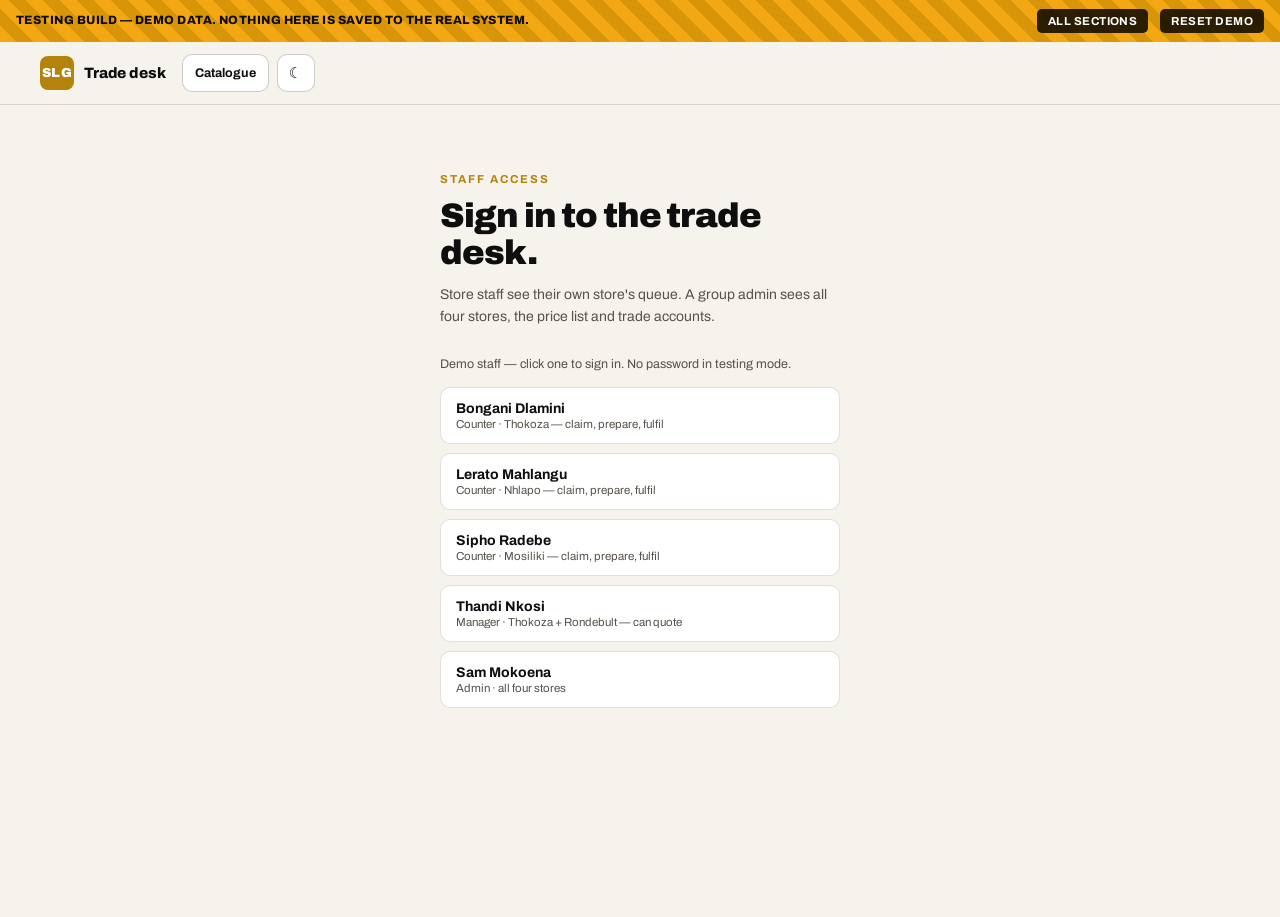
<file: desk.html>
<!DOCTYPE html>
<html lang="en" data-theme="dark">
<head>
<meta charset="utf-8">
<meta name="slg-mode" content="demo">
<meta name="robots" content="noindex, nofollow">
<meta name="viewport" content="width=device-width, initial-scale=1">
<meta name="robots" content="noindex, nofollow">
<title>Trade Desk — Sam's Liquor Group</title>
<link rel="preconnect" href="https://fonts.googleapis.com">
<link rel="preconnect" href="https://fonts.gstatic.com" crossorigin>
<link href="https://fonts.googleapis.com/css2?family=Archivo:wght@400;500;600;700;800;900&display=swap" rel="stylesheet">
<link rel="stylesheet" href="styles/tokens.css">
<link rel="stylesheet" href="styles/app.css">
<link rel="stylesheet" href="styles/staff.css">
</head>
<body class="staff">

<header class="hdr">
  <div class="hdr-in">
    <a class="brand" href="staff.html">
      <span class="brand-mark">SLG</span>
      <span class="brand-txt">Trade desk</span>
    </a>
    <div class="who" id="who" hidden>
      <span class="who-name" id="who-name"></span>
      <span class="who-role" id="who-role"></span>
    </div>
    <div class="hdr-actions">
      <a class="icon-btn link-btn" href="shop.html" title="Open the customer catalogue">Catalogue</a>
      <button class="icon-btn" id="theme-toggle" aria-label="Switch theme"></button>
      <button class="icon-btn" id="signout" hidden>Sign out</button>
    </div>
  </div>
</header>

<!-- signed out -->
<main id="signin-view" hidden>
  <section class="signin">
    <p class="kicker">Staff access</p>
    <h1>Sign in to the trade desk.</h1>
    <p class="lede">Store staff see their own store's queue. A group admin sees all four stores, the price list and trade accounts.</p>
    <form class="signin-form" id="signin-form">
      <label class="field">
        <span class="field-lab">Email</span>
        <input class="input" id="si-email" type="email" autocomplete="username" required>
      </label>
      <label class="field">
        <span class="field-lab">Password</span>
        <input class="input" id="si-password" type="password" autocomplete="current-password" required>
      </label>
      <div class="form-error" id="si-error" hidden></div>
      <button class="btn-primary" id="si-submit" type="submit">Sign in</button>
    </form>
  </section>
</main>

<!-- signed in -->
<main id="desk-view" hidden>
  <div class="stats" id="stats"></div>

  <div class="toolbar">
    <div class="filters" id="filters"></div>
    <button class="icon-btn" id="refresh" title="Reload the queue">Refresh</button>
  </div>

  <div id="queue" class="queue" aria-busy="true"></div>
</main>

<script type="module" src="app/staff/main.js"></script>
</body>
</html>
</file>
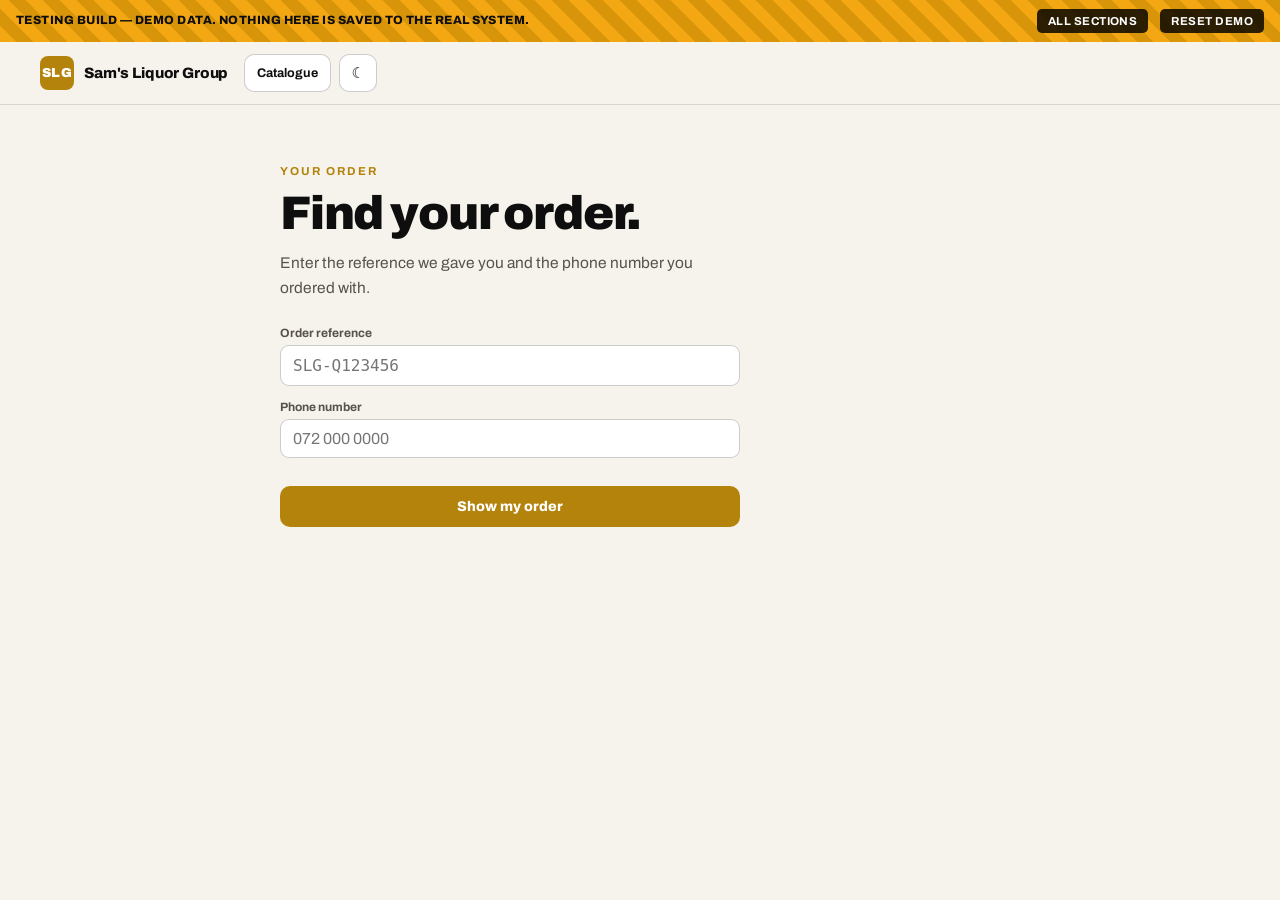
<file: order.html>
<!DOCTYPE html>
<html lang="en" data-theme="dark">
<head>
<meta charset="utf-8">
<meta name="slg-mode" content="demo">
<meta name="robots" content="noindex, nofollow">
<meta name="viewport" content="width=device-width, initial-scale=1">
<meta name="robots" content="noindex, nofollow">
<title>Your order — Sam's Liquor Group</title>
<link rel="preconnect" href="https://fonts.googleapis.com">
<link rel="preconnect" href="https://fonts.gstatic.com" crossorigin>
<link href="https://fonts.googleapis.com/css2?family=Archivo:wght@400;500;600;700;800;900&display=swap" rel="stylesheet">
<link rel="stylesheet" href="styles/tokens.css">
<link rel="stylesheet" href="styles/app.css">
<link rel="stylesheet" href="styles/order.css">
</head>
<body>

<header class="hdr">
  <div class="hdr-in">
    <a class="brand" href="shop.html">
      <span class="brand-mark">SLG</span>
      <span class="brand-txt">Sam's Liquor Group</span>
    </a>
    <div class="hdr-actions">
      <a class="icon-btn link-btn" href="shop.html">Catalogue</a>
      <button class="icon-btn" id="theme-toggle" aria-label="Switch theme"></button>
    </div>
  </div>
</header>

<main class="order-main">
  <section id="lookup" class="lookup">
    <p class="kicker">Your order</p>
    <h1>Find your order.</h1>
    <p class="lede">Enter the reference we gave you and the phone number you ordered with.</p>
    <form id="lookup-form" class="lookup-form" novalidate>
      <label class="field"><span class="field-lab">Order reference</span>
        <input class="input mono" id="lk-ref" placeholder="SLG-Q123456" autocomplete="off" required></label>
      <label class="field"><span class="field-lab">Phone number</span>
        <input class="input" id="lk-phone" type="tel" placeholder="072 000 0000" autocomplete="tel" required></label>
      <div class="form-error" id="lk-error" hidden></div>
      <button class="btn-primary" type="submit">Show my order</button>
    </form>
  </section>

  <section id="order" hidden></section>
</main>

<script type="module" src="app/shop/order.js"></script>
</body>
</html>
</file>
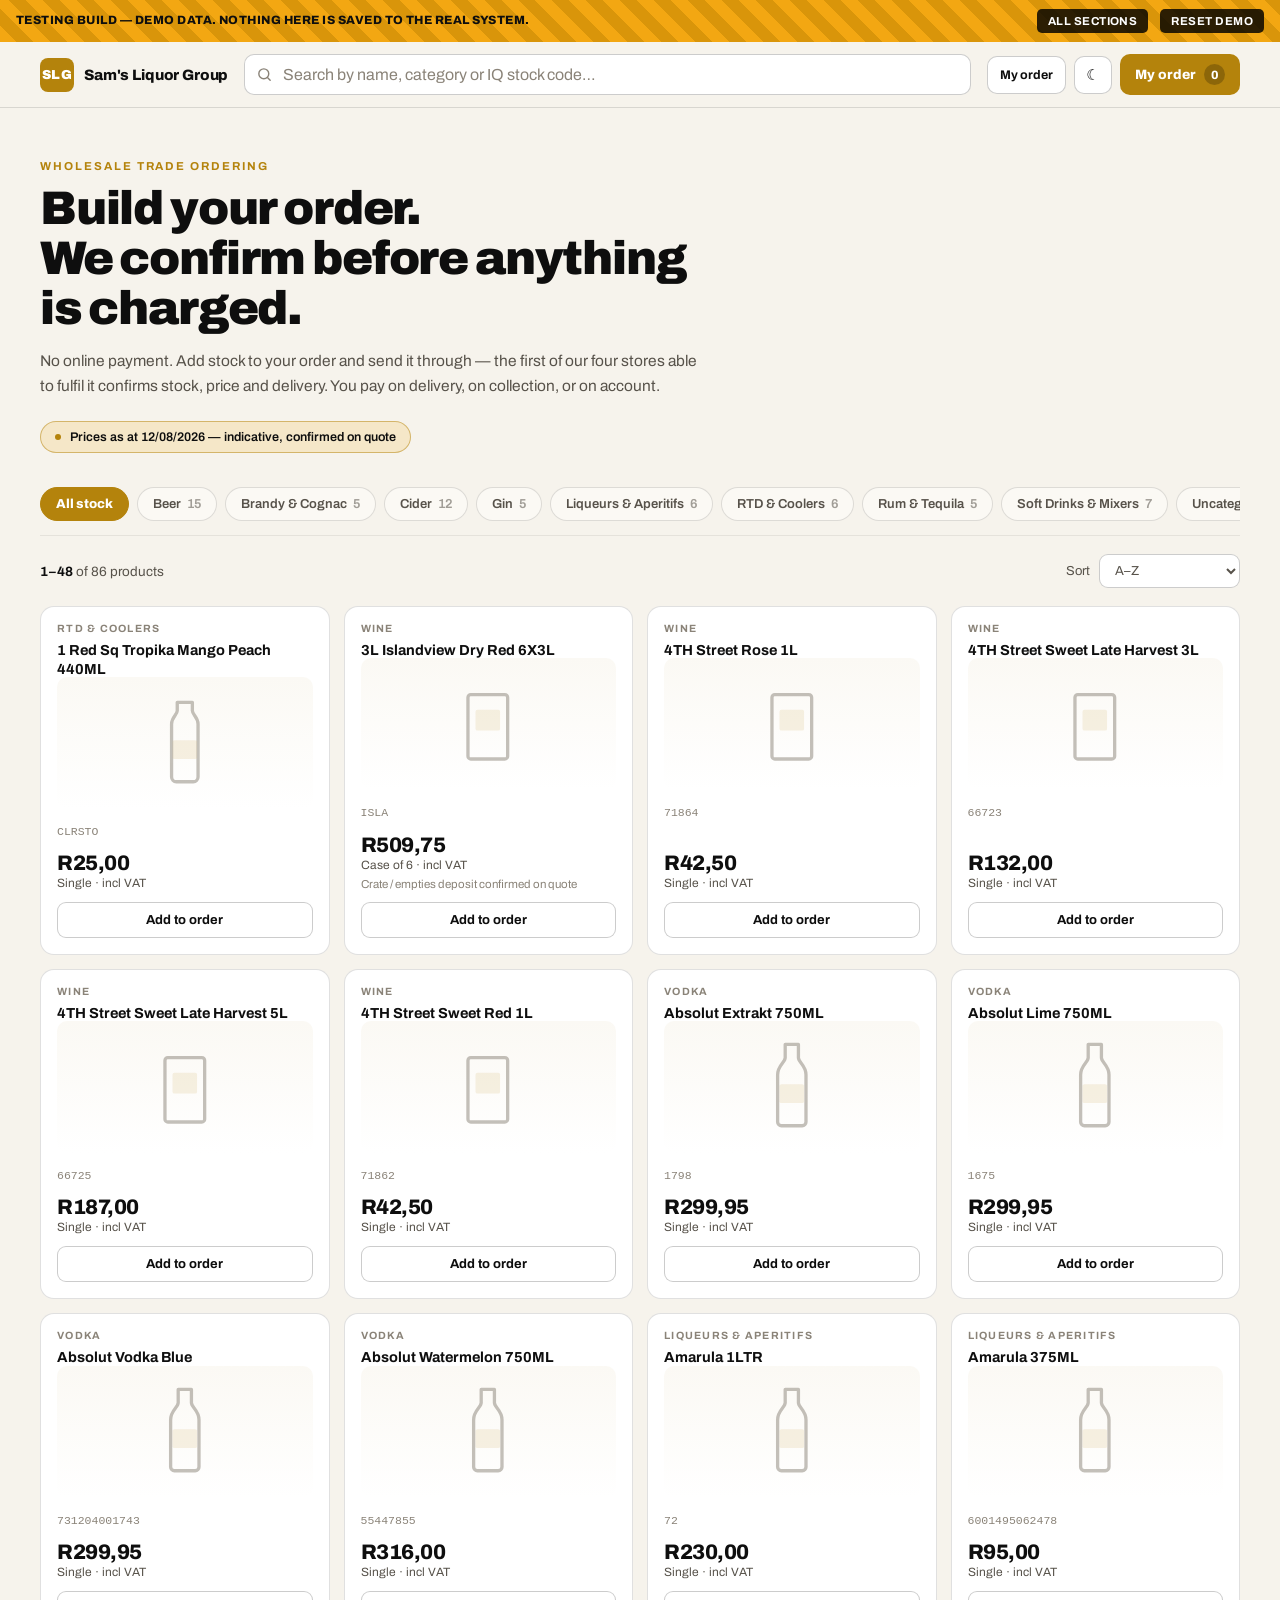
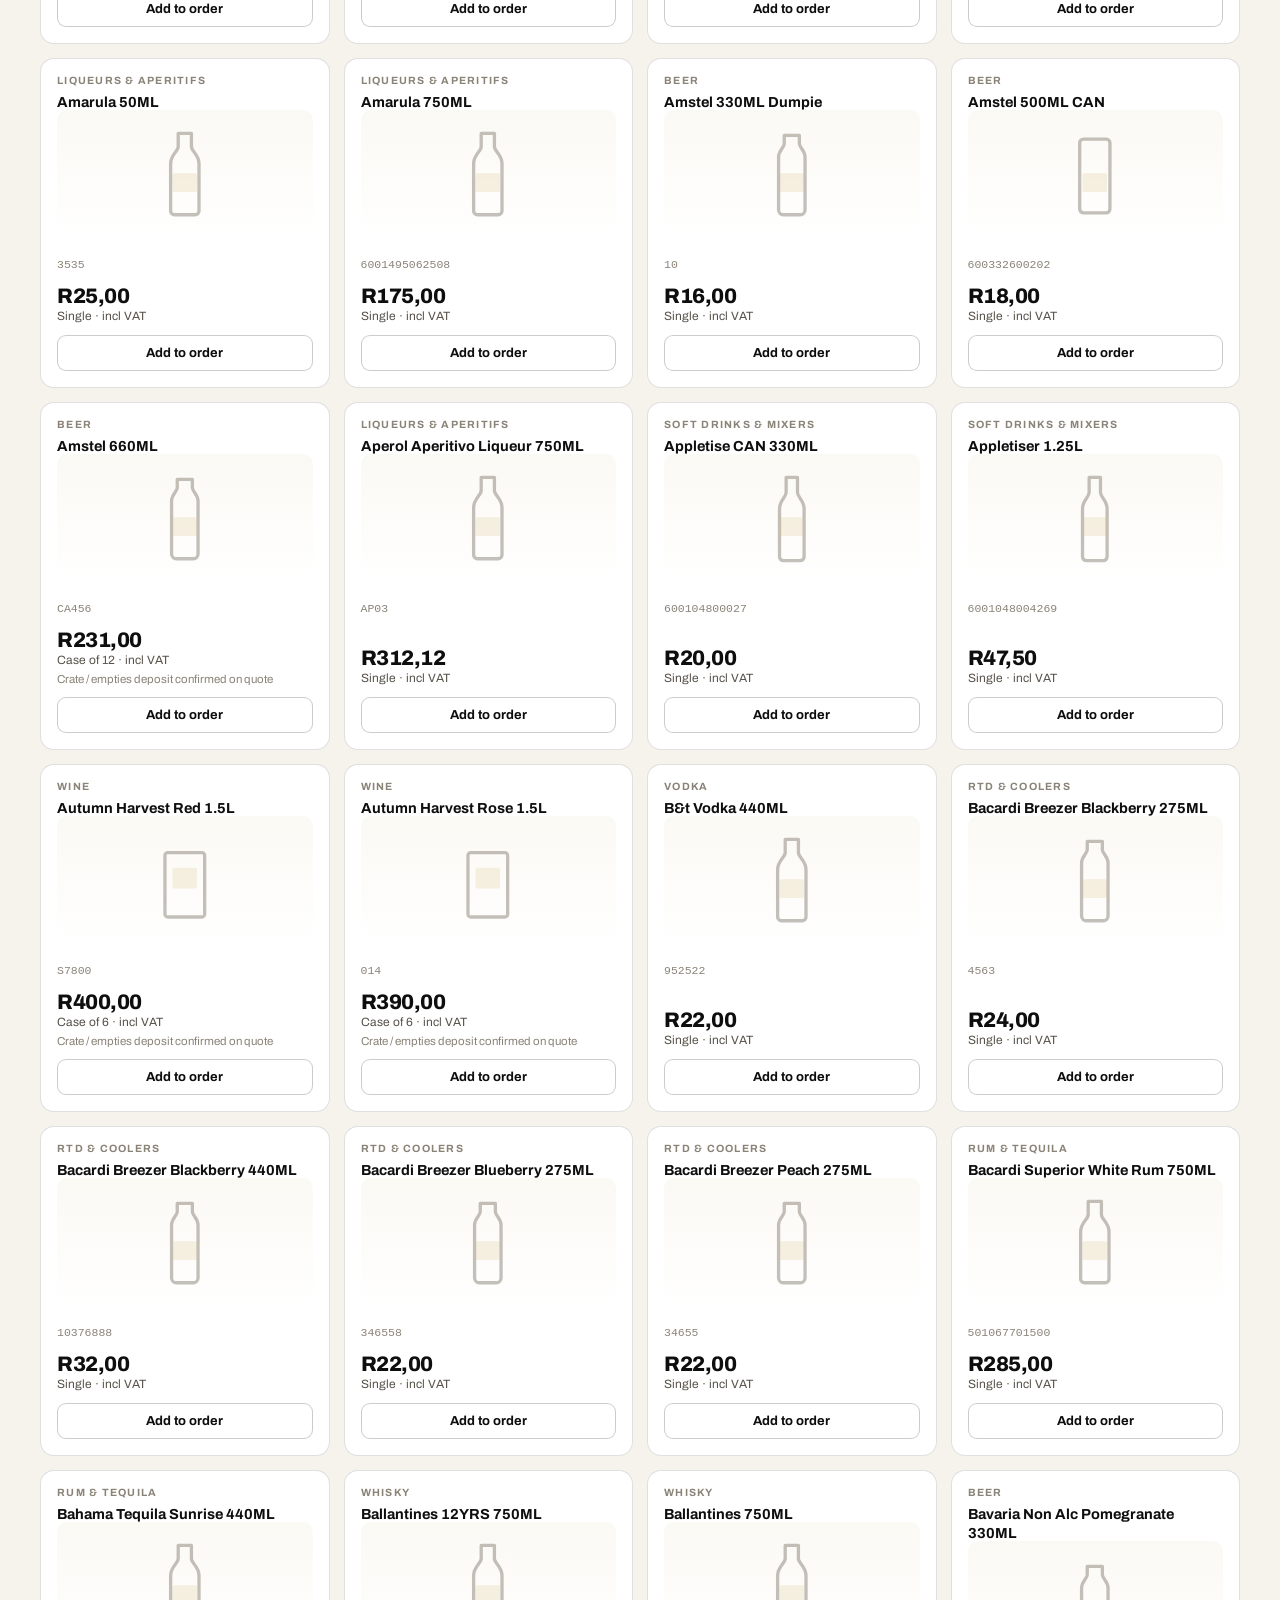
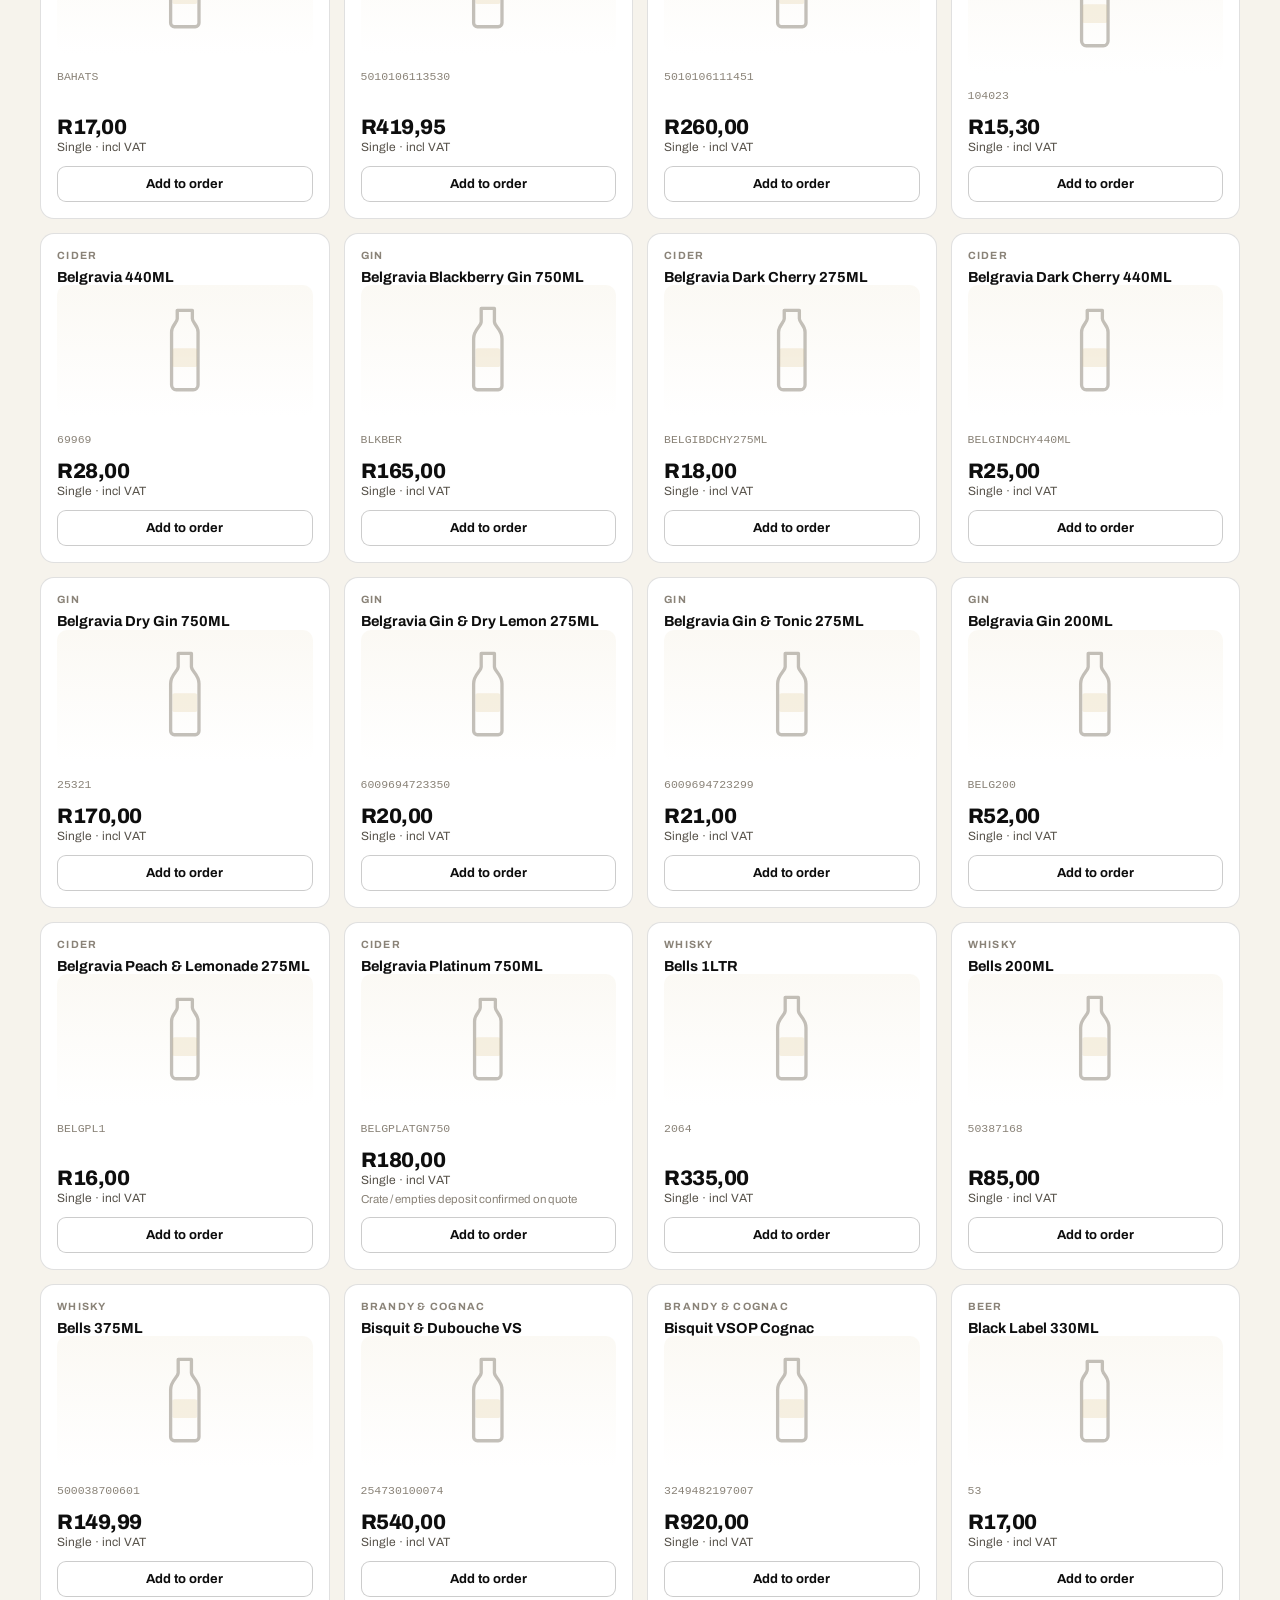
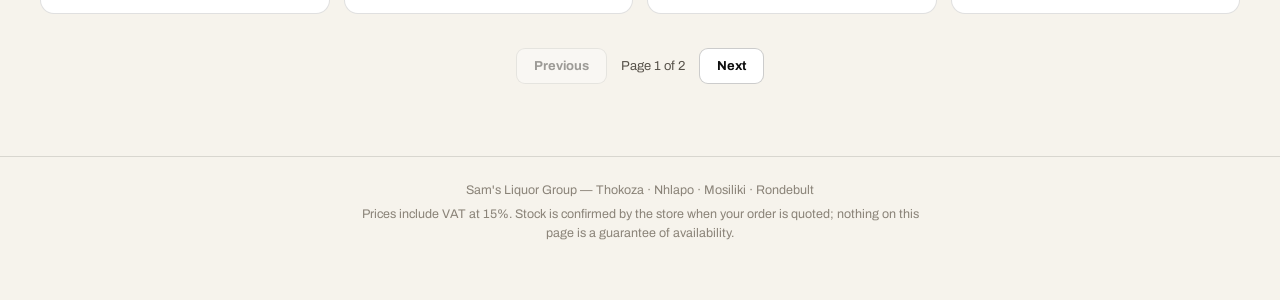
<file: shop.html>
<!DOCTYPE html>
<html lang="en" data-theme="dark">
<head>
<meta charset="utf-8">
<meta name="slg-mode" content="demo">
<meta name="robots" content="noindex, nofollow">
<meta name="viewport" content="width=device-width, initial-scale=1">
<title>Wholesale Trade Ordering — Sam's Liquor Group</title>
<meta name="description" content="Trade ordering for taverns, bottle stores, shisanyamas and restaurants. Build an order, we confirm stock and price before anything is charged.">
<link rel="preconnect" href="https://fonts.googleapis.com">
<link rel="preconnect" href="https://fonts.gstatic.com" crossorigin>
<link href="https://fonts.googleapis.com/css2?family=Archivo:wght@400;500;600;700;800;900&display=swap" rel="stylesheet">
<link rel="stylesheet" href="styles/tokens.css">
<link rel="stylesheet" href="styles/app.css">
</head>
<body>

<header class="hdr">
  <div class="hdr-in">
    <a class="brand" href="./">
      <span class="brand-mark">SLG</span>
      <span class="brand-txt">Sam's Liquor Group</span>
    </a>

    <form class="search" role="search" id="search-form">
      <svg class="search-ico" viewBox="0 0 24 24" aria-hidden="true">
        <circle cx="11" cy="11" r="7"/><path d="M20 20l-3.5-3.5"/>
      </svg>
      <input id="search" type="search" autocomplete="off" spellcheck="false"
             placeholder="Search by name, category or IQ stock code…"
             aria-label="Search the catalogue">
      <button type="button" class="search-clear" id="search-clear" hidden aria-label="Clear search">&times;</button>
    </form>

    <div class="hdr-actions">
      <a class="icon-btn link-btn" href="order.html" title="Find an order you have placed">My order</a>
      <button class="icon-btn" id="theme-toggle" aria-label="Switch theme"></button>
      <button class="cart-btn" id="cart-btn">
        My order <span class="cart-count" id="cart-count">0</span>
      </button>
    </div>
  </div>
</header>

<main>
  <section class="intro">
    <p class="kicker">Wholesale trade ordering</p>
    <h1>Build your order.<br>We confirm before anything is charged.</h1>
    <p class="lede">
      No online payment. Add stock to your order and send it through — the first
      of our four stores able to fulfil it confirms stock, price and delivery.
      You pay on delivery, on collection, or on account.
    </p>
    <p class="stamp" id="price-stamp" hidden>
      <span class="dot"></span><span id="price-stamp-txt"></span>
    </p>
  </section>

  <nav class="rail" id="rail" aria-label="Categories"></nav>

  <div class="toolbar">
    <p class="count" id="count" aria-live="polite"></p>
    <label class="sort">
      <span>Sort</span>
      <select id="sort">
        <option value="name">A–Z</option>
        <option value="popular">Most ordered</option>
        <option value="price_asc">Price: low to high</option>
        <option value="price_desc">Price: high to low</option>
      </select>
    </label>
  </div>

  <div id="grid" class="grid" aria-busy="true"></div>
  <div id="pager" class="pager" hidden></div>
</main>

<footer class="foot">
  <p>Sam's Liquor Group — Thokoza · Nhlapo · Mosiliki · Rondebult</p>
  <p class="foot-note">
    Prices include VAT at 15%. Stock is confirmed by the store when your order is
    quoted; nothing on this page is a guarantee of availability.
  </p>
</footer>

<script type="module" src="app/shop/main.js"></script>
</body>
</html>
</file>
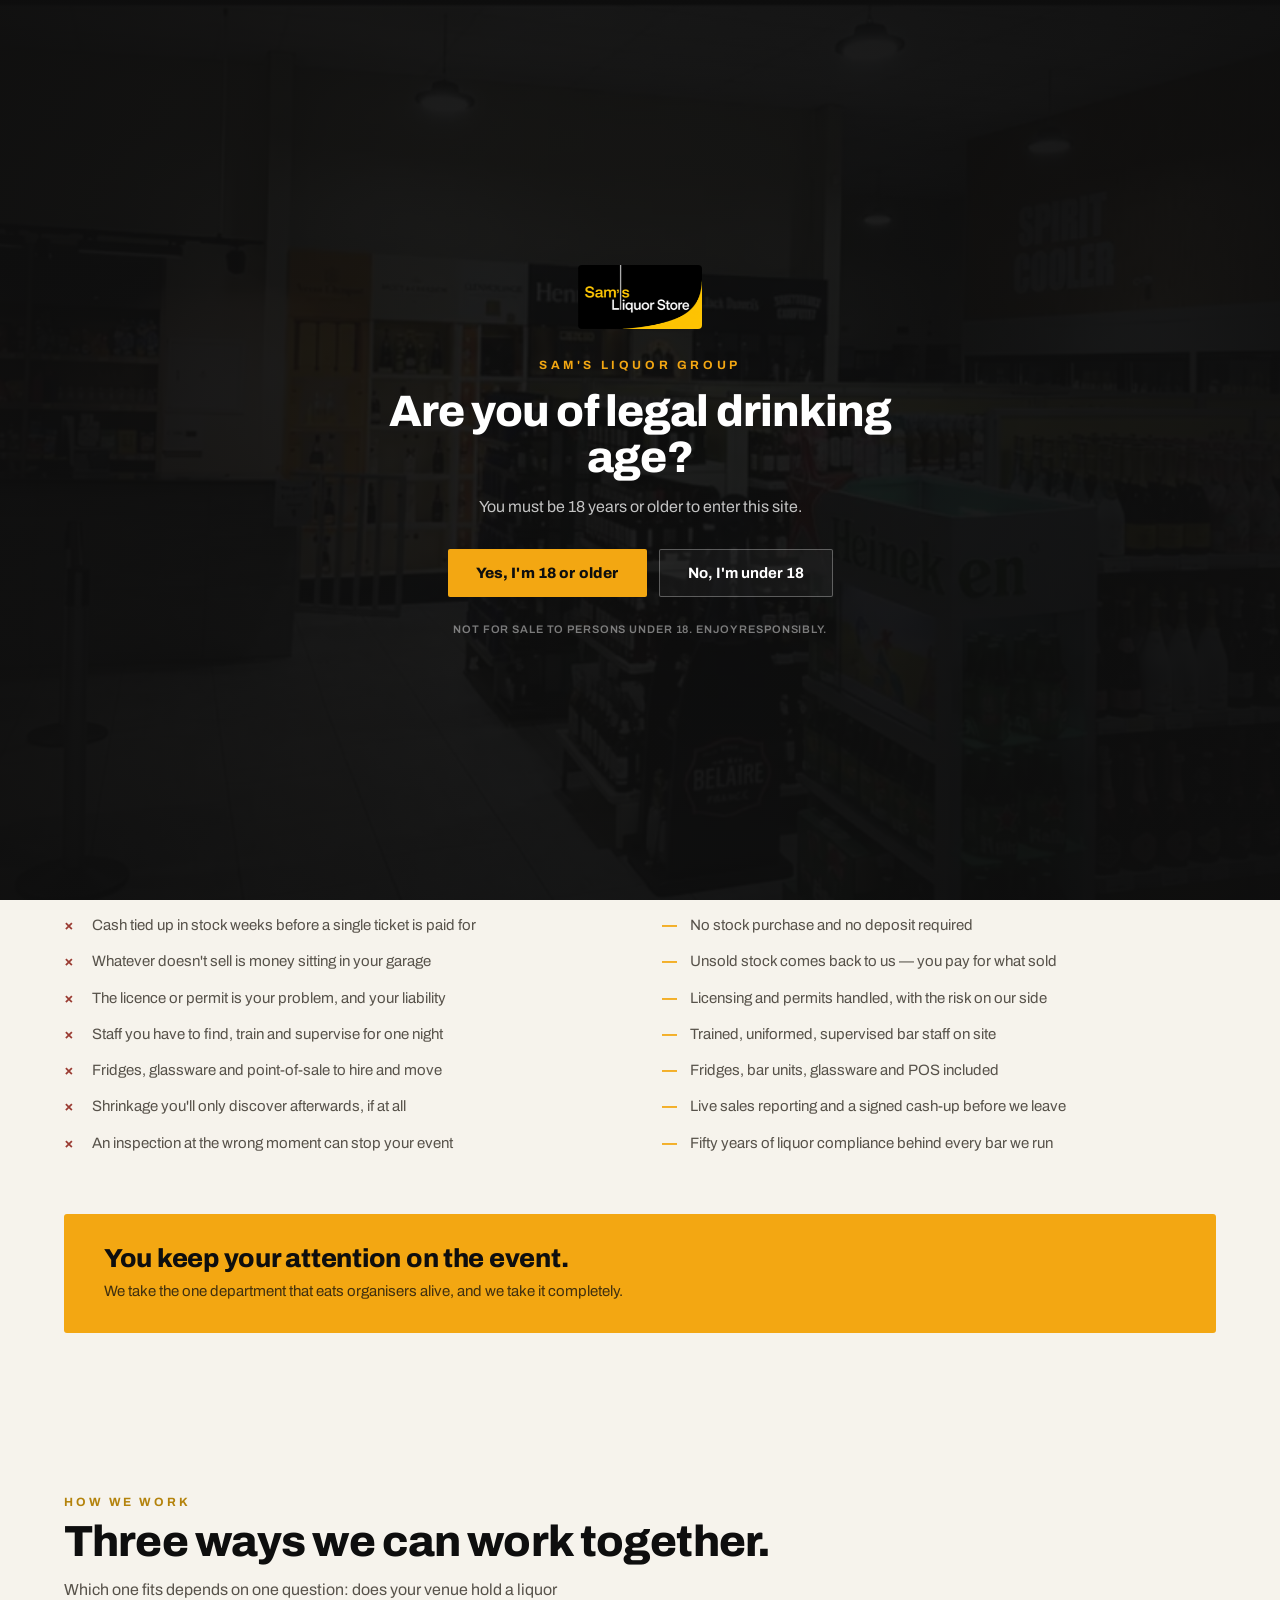
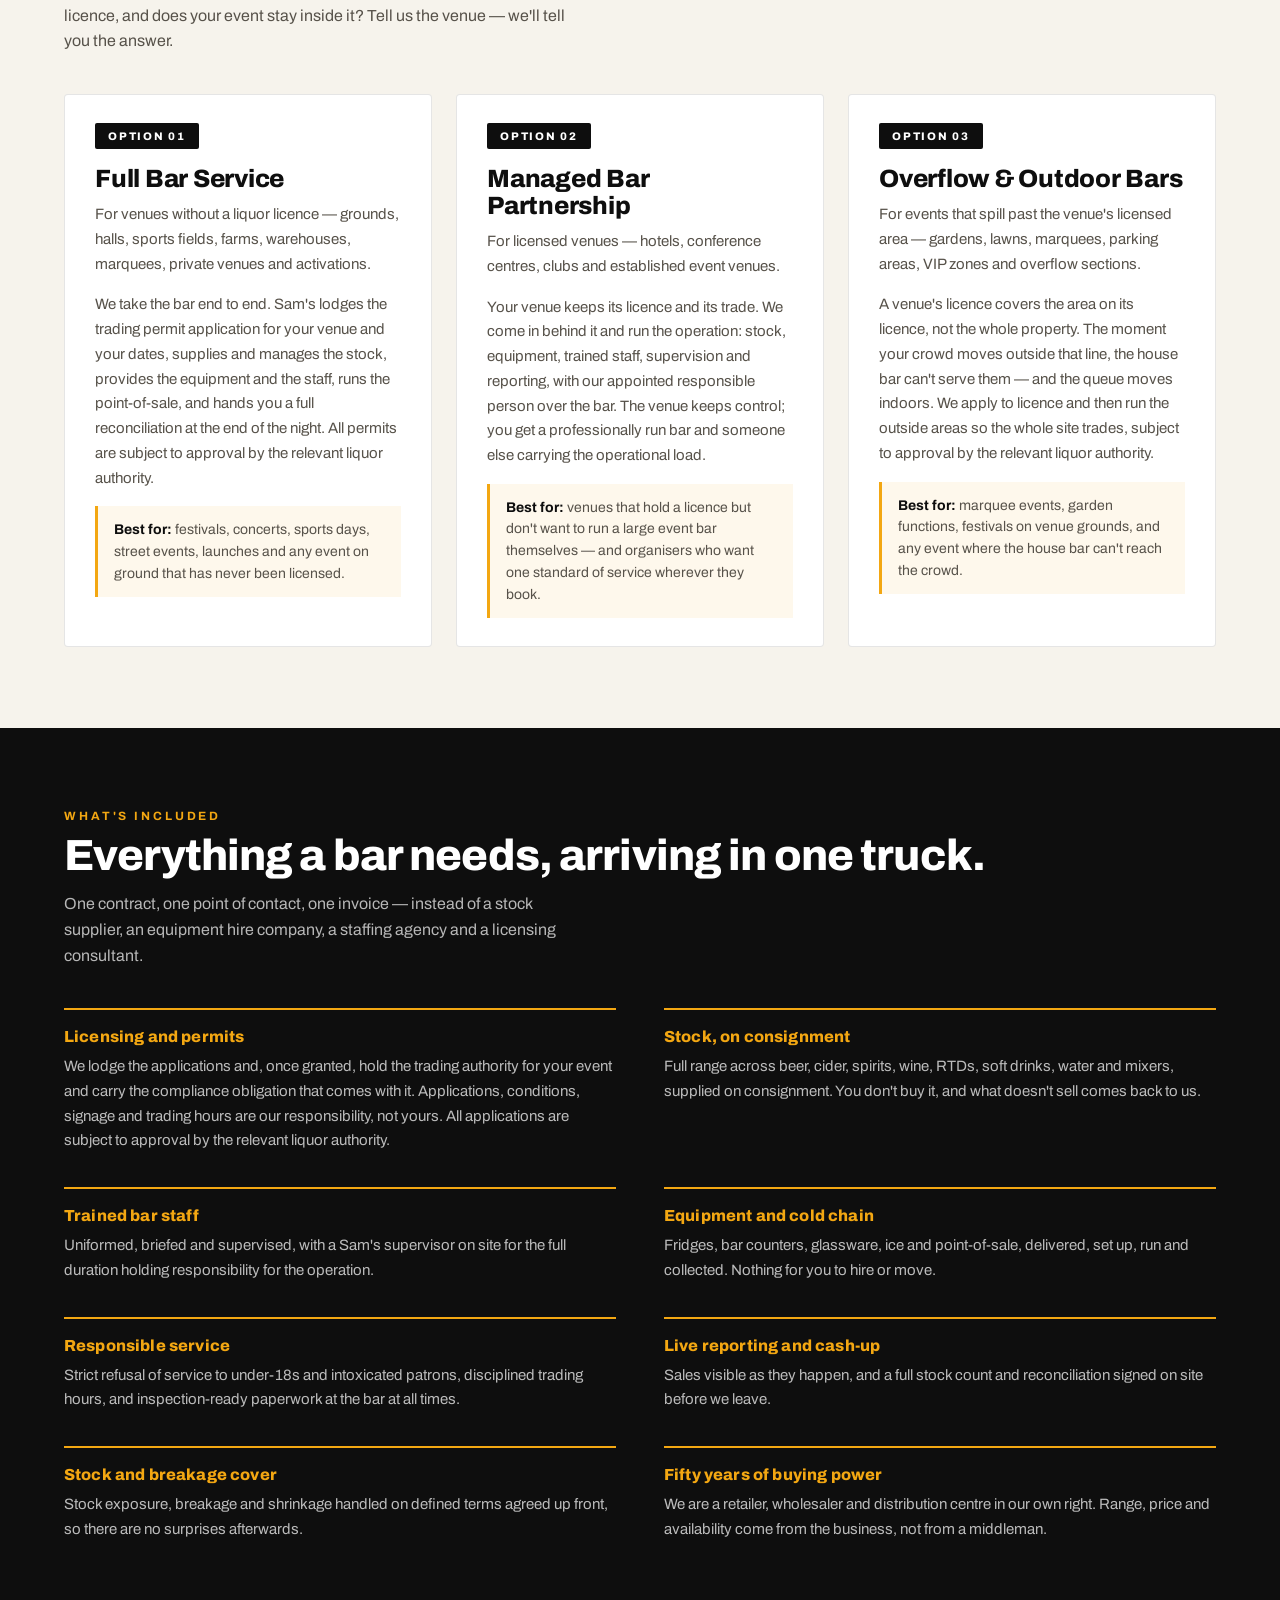
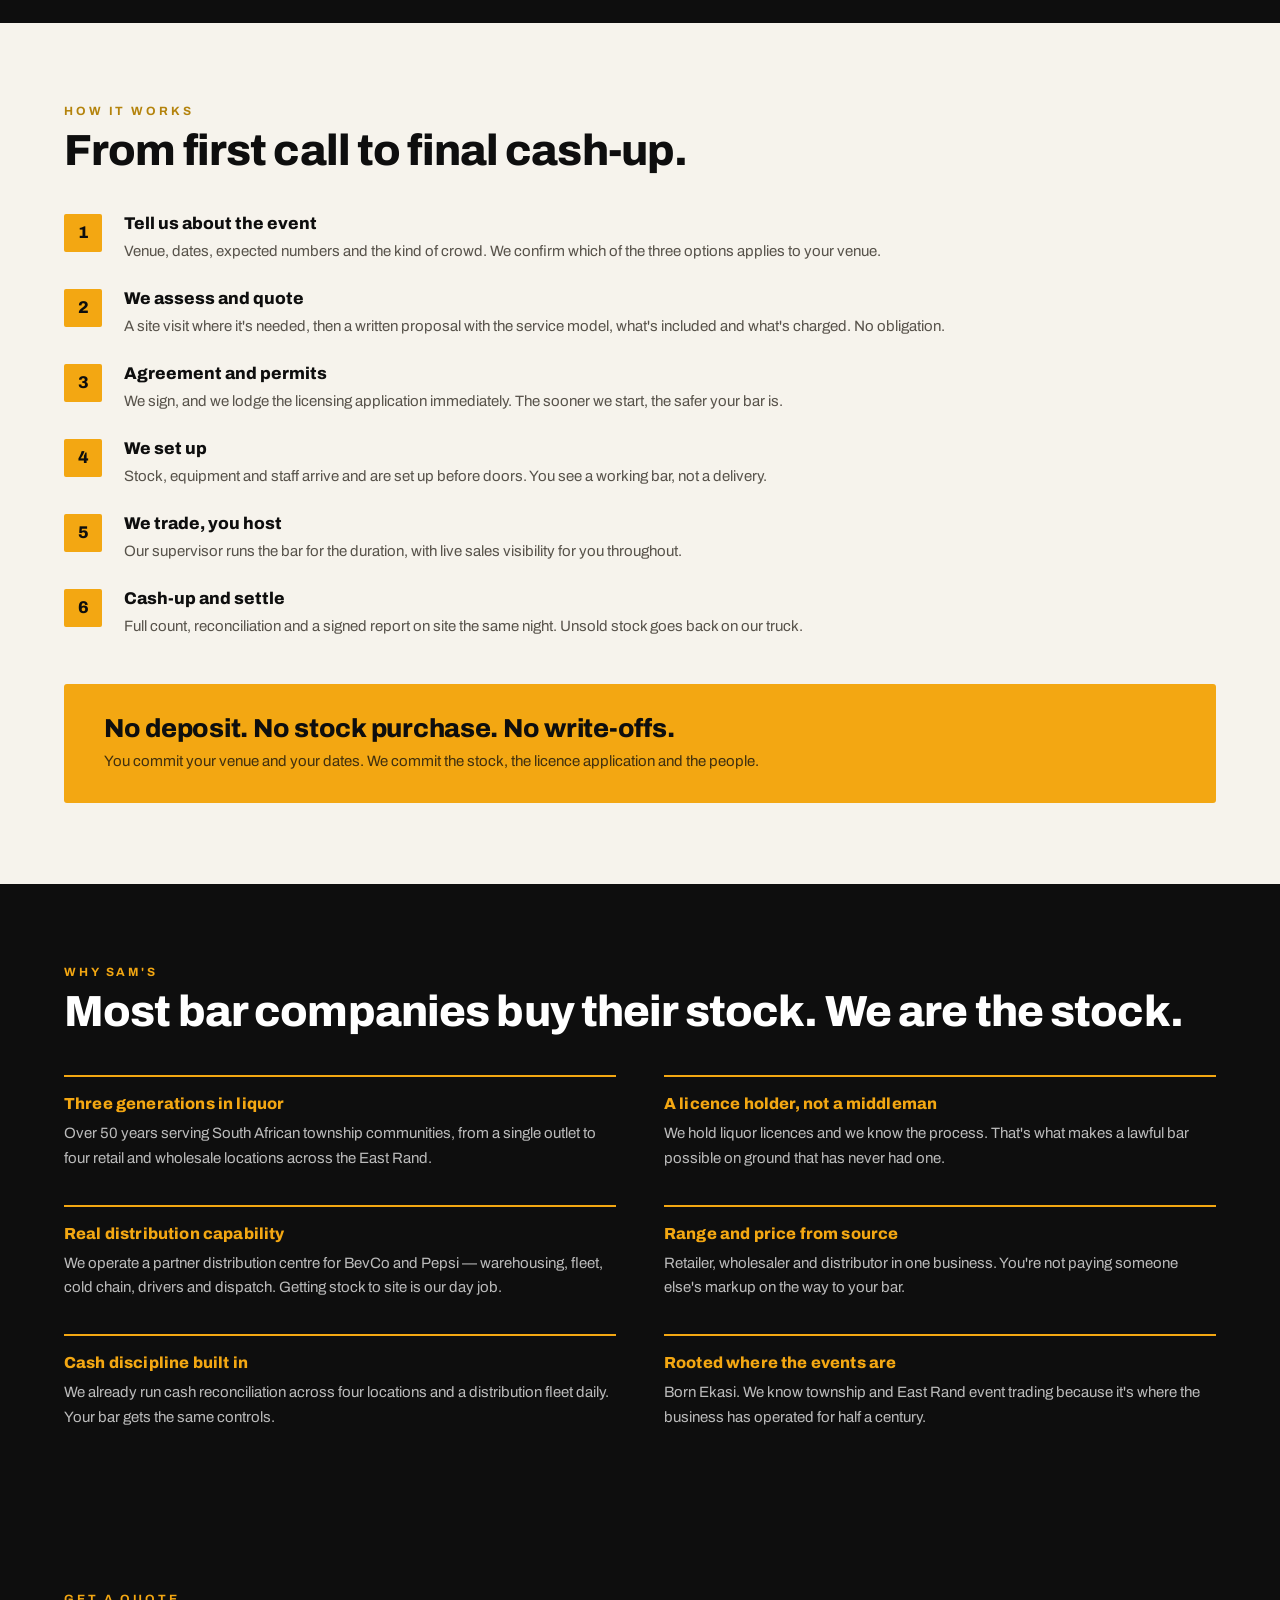
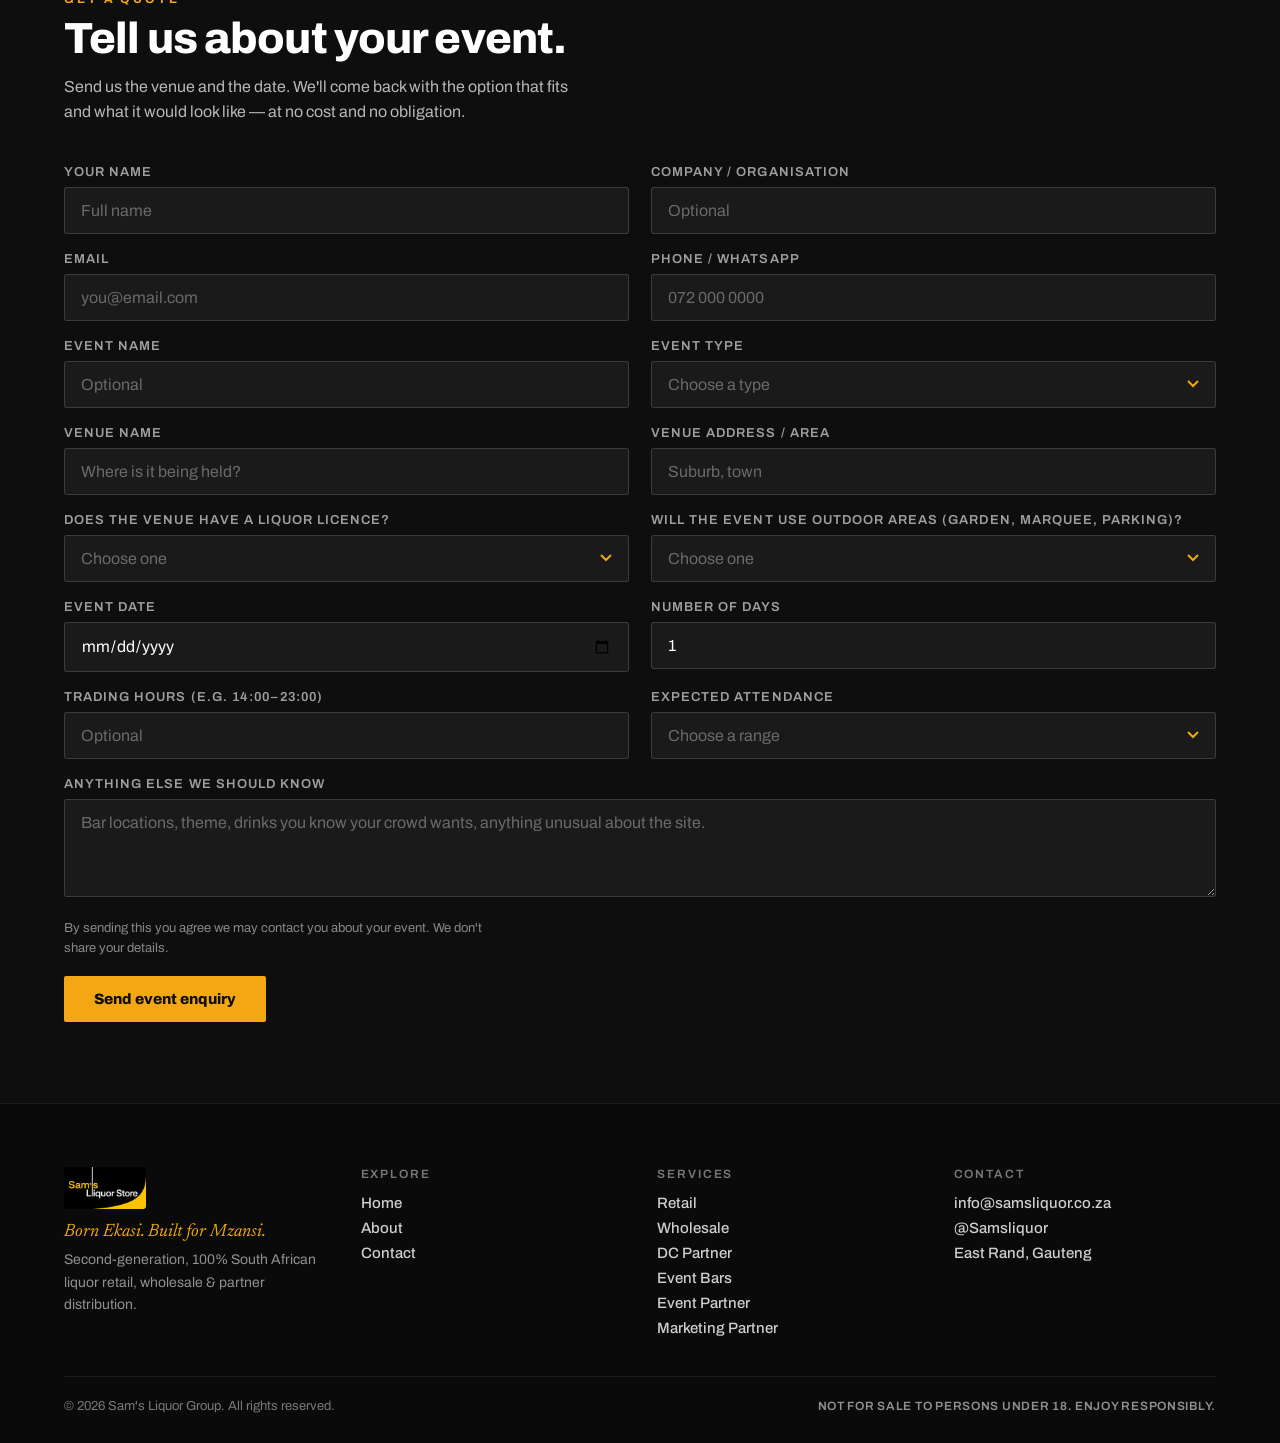
<file: site/event-bars.html>
<!DOCTYPE html>
<html lang="en">
<head>
<meta charset="utf-8">
<meta name="robots" content="noindex, nofollow">
<meta name="viewport" content="width=device-width, initial-scale=1">
<title>Event Bar Services &amp; Mobile Bar Hire — Gauteng | Sam's Liquor Group</title>
<meta name="description" content="Licensed, staffed and stocked event bars across Gauteng. No stock to buy, no deposit. Sam's Liquor Group handles the licence, the stock, the staff and the bar — you run the event.">
<link rel="canonical" href="https://samsliquor.co.za/event-bars.html">
<meta property="og:type" content="website">
<meta property="og:title" content="Event Bar Services &amp; Mobile Bar Hire — Gauteng | Sam's Liquor Group">
<meta property="og:description" content="Licensed, staffed and stocked event bars across Gauteng. No stock to buy, no deposit — we handle the licence, the stock, the staff and the bar.">
<meta property="og:url" content="https://samsliquor.co.za/event-bars.html">
<meta property="og:image" content="https://samsliquor.co.za/assets/event.webp">
<link rel="icon" type="image/png" sizes="32x32" href="assets/favicon-32.png">
<link rel="icon" type="image/png" sizes="16x16" href="assets/favicon-16.png">
<link rel="icon" type="image/png" sizes="192x192" href="assets/favicon-192.png">
<link rel="apple-touch-icon" sizes="180x180" href="assets/apple-touch-icon.png">
<script type="application/ld+json">
{
  "@context": "https://schema.org",
  "@type": "Service",
  "serviceType": "Event bar services and mobile bar hire",
  "provider": { "@type": "Organization", "name": "Sam's Liquor Group", "url": "https://samsliquor.co.za/" },
  "areaServed": { "@type": "AdministrativeArea", "name": "Gauteng, South Africa" },
  "url": "https://samsliquor.co.za/event-bars.html",
  "description": "Licensed, staffed and stocked bar operations for events across Gauteng — stock supplied on consignment, no deposit required."
}
</script>
<link rel="preconnect" href="https://fonts.googleapis.com">
<link rel="preconnect" href="https://fonts.gstatic.com" crossorigin>
<link href="https://fonts.googleapis.com/css2?family=Archivo:wght@400;500;600;700;800;900&family=Newsreader:ital,opsz,wght@1,6..72,400;1,6..72,500&display=swap" rel="stylesheet">
<link rel="stylesheet" href="styles.css">
</head>
<body>

<!-- ================= AGE GATE ================= -->
<div id="agegate" class="agegate">
  <div class="agegate-inner" id="agegate-ask">
    <img src="assets/logo.png" alt="Sam's Liquor Group">
    <div class="agegate-kicker">Sam's Liquor Group</div>
    <h1>Are you of legal drinking age?</h1>
    <p>You must be 18 years or older to enter this site.</p>
    <div class="agegate-actions">
      <button id="age-yes" class="agegate-yes">Yes, I'm 18 or older</button>
      <button id="age-no" class="agegate-no">No, I'm under 18</button>
    </div>
    <div class="agegate-note">Not for sale to persons under 18. Enjoy responsibly.</div>
  </div>
  <div class="agegate-inner" id="agegate-denied" hidden>
    <img src="assets/logo.png" alt="Sam's Liquor Group">
    <div class="agegate-kicker">Sam's Liquor Group</div>
    <h1>Sorry, you're not old enough.</h1>
    <p>This site is only available to persons 18 years or older.</p>
    <div class="agegate-note">Not for sale to persons under 18. Enjoy responsibly.</div>
  </div>
</div>

<!-- ================= HEADER ================= -->
<header class="site-header solid">
  <a href="index.html" class="header-logo">
    <img src="assets/logo.png" alt="Sam's Liquor Group">
  </a>
  <nav class="site-nav">
    <a href="index.html" class="nav-link">Home</a>
    <a href="index.html#about" class="nav-link">About</a>
    <a href="event-bars.html" class="nav-link active">Event Bars</a>
    <a href="locations.html" class="nav-link">Locations</a>
    <a href="index.html#contact" class="nav-cta">Contact</a>
  </nav>
</header>

<!-- ================= 1. HERO ================= -->
<section class="section-dark loc-hero eb-hero">
  <div class="eb-hero-scrim"></div>
  <div class="wrap eb-hero-in">
    <div class="kicker amber" style="letter-spacing:.3em">Event Bar Services</div>
    <h1>We bring the bar.<br>You run the event.</h1>
    <p>Licensed, staffed and stocked bar operations for events across Gauteng — with no stock to buy and no deposit to put down.</p>
    <div class="eb-hero-cta">
      <a href="#enquire" class="btn-amber">Get a quote for your event</a>
    </div>
    <div class="eb-chips">
      <span class="eb-chip"><b>50+</b> Years in trade</span>
      <span class="eb-chip"><b>4</b> Locations</span>
      <span class="eb-chip"><b>120</b> Staff</span>
    </div>
  </div>
</section>

<!-- ================= 2. THE PROBLEM ================= -->
<section class="section-cream loc-section">
  <div class="wrap">
    <div class="sec-kicker" style="color:var(--gold-dark)">The problem</div>
    <h2 class="tight">The bar is the part of your event most likely to go wrong.</h2>
    <p class="sec-lead" style="color:#57524a">It ties up your cash, it carries the licensing risk, and it needs a skill set that has nothing to do with why people bought a ticket.</p>

    <div class="eb-cols">
      <div class="eb-col">
        <div class="eb-col-head eb-col-head-bad">Running it yourself</div>
        <ul class="eb-list eb-list-bad">
          <li>Cash tied up in stock weeks before a single ticket is paid for</li>
          <li>Whatever doesn't sell is money sitting in your garage</li>
          <li>The licence or permit is your problem, and your liability</li>
          <li>Staff you have to find, train and supervise for one night</li>
          <li>Fridges, glassware and point-of-sale to hire and move</li>
          <li>Shrinkage you'll only discover afterwards, if at all</li>
          <li>An inspection at the wrong moment can stop your event</li>
        </ul>
      </div>
      <div class="eb-col">
        <div class="eb-col-head eb-col-head-good">Running it with Sam's</div>
        <ul class="eb-list eb-list-good">
          <li>No stock purchase and no deposit required</li>
          <li>Unsold stock comes back to us — you pay for what sold</li>
          <li>Licensing and permits handled, with the risk on our side</li>
          <li>Trained, uniformed, supervised bar staff on site</li>
          <li>Fridges, bar units, glassware and POS included</li>
          <li>Live sales reporting and a signed cash-up before we leave</li>
          <li>Fifty years of liquor compliance behind every bar we run</li>
        </ul>
      </div>
    </div>

    <div class="eb-band">
      <div class="eb-band-title">You keep your attention on the event.</div>
      <div class="eb-band-sub">We take the one department that eats organisers alive, and we take it completely.</div>
    </div>
  </div>
</section>

<!-- ================= 3. THE THREE OPTIONS ================= -->
<section id="options" class="section-cream loc-section">
  <div class="wrap">
    <div class="sec-kicker" style="color:var(--gold-dark)">How we work</div>
    <h2 class="tight">Three ways we can work together.</h2>
    <p class="sec-lead" style="color:#57524a">Which one fits depends on one question: does your venue hold a liquor licence, and does your event stay inside it? Tell us the venue — we'll tell you the answer.</p>

    <div class="eb-options">

      <article class="eb-opt">
        <span class="eb-opt-tag">Option 01</span>
        <h3>Full Bar Service</h3>
        <p class="eb-opt-for">For venues without a liquor licence — grounds, halls, sports fields, farms, warehouses, marquees, private venues and activations.</p>
        <p>We take the bar end to end. Sam's lodges the trading permit application for your venue and your dates, supplies and manages the stock, provides the equipment and the staff, runs the point-of-sale, and hands you a full reconciliation at the end of the night. All permits are subject to approval by the relevant liquor authority.</p>
        <div class="eb-best"><b>Best for:</b> festivals, concerts, sports days, street events, launches and any event on ground that has never been licensed.</div>
      </article>

      <article class="eb-opt">
        <span class="eb-opt-tag">Option 02</span>
        <h3>Managed Bar Partnership</h3>
        <p class="eb-opt-for">For licensed venues — hotels, conference centres, clubs and established event venues.</p>
        <p>Your venue keeps its licence and its trade. We come in behind it and run the operation: stock, equipment, trained staff, supervision and reporting, with our appointed responsible person over the bar. The venue keeps control; you get a professionally run bar and someone else carrying the operational load.</p>
        <div class="eb-best"><b>Best for:</b> venues that hold a licence but don't want to run a large event bar themselves — and organisers who want one standard of service wherever they book.</div>
      </article>

      <article class="eb-opt">
        <span class="eb-opt-tag">Option 03</span>
        <h3>Overflow &amp; Outdoor Bars</h3>
        <p class="eb-opt-for">For events that spill past the venue's licensed area — gardens, lawns, marquees, parking areas, VIP zones and overflow sections.</p>
        <p>A venue's licence covers the area on its licence, not the whole property. The moment your crowd moves outside that line, the house bar can't serve them — and the queue moves indoors. We apply to licence and then run the outside areas so the whole site trades, subject to approval by the relevant liquor authority.</p>
        <div class="eb-best"><b>Best for:</b> marquee events, garden functions, festivals on venue grounds, and any event where the house bar can't reach the crowd.</div>
      </article>

    </div>
  </div>
</section>

<!-- ================= 4. WHAT'S INCLUDED ================= -->
<section id="included" class="section-dark loc-section">
  <div class="wrap">
    <div class="sec-kicker" style="color:var(--accent)">What's included</div>
    <h2 class="tight" style="color:#fff">Everything a bar needs, arriving in one truck.</h2>
    <p class="sec-lead" style="color:rgba(255,255,255,.7)">One contract, one point of contact, one invoice — instead of a stock supplier, an equipment hire company, a staffing agency and a licensing consultant.</p>

    <div class="eb-grid2">
      <div class="eb-item">
        <h4>Licensing and permits</h4>
        <p>We lodge the applications and, once granted, hold the trading authority for your event and carry the compliance obligation that comes with it. Applications, conditions, signage and trading hours are our responsibility, not yours. All applications are subject to approval by the relevant liquor authority.</p>
      </div>
      <div class="eb-item">
        <h4>Stock, on consignment</h4>
        <p>Full range across beer, cider, spirits, wine, RTDs, soft drinks, water and mixers, supplied on consignment. You don't buy it, and what doesn't sell comes back to us.</p>
      </div>
      <div class="eb-item">
        <h4>Trained bar staff</h4>
        <p>Uniformed, briefed and supervised, with a Sam's supervisor on site for the full duration holding responsibility for the operation.</p>
      </div>
      <div class="eb-item">
        <h4>Equipment and cold chain</h4>
        <p>Fridges, bar counters, glassware, ice and point-of-sale, delivered, set up, run and collected. Nothing for you to hire or move.</p>
      </div>
      <div class="eb-item">
        <h4>Responsible service</h4>
        <p>Strict refusal of service to under-18s and intoxicated patrons, disciplined trading hours, and inspection-ready paperwork at the bar at all times.</p>
      </div>
      <div class="eb-item">
        <h4>Live reporting and cash-up</h4>
        <p>Sales visible as they happen, and a full stock count and reconciliation signed on site before we leave.</p>
      </div>
      <div class="eb-item">
        <h4>Stock and breakage cover</h4>
        <p>Stock exposure, breakage and shrinkage handled on defined terms agreed up front, so there are no surprises afterwards.</p>
      </div>
      <div class="eb-item">
        <h4>Fifty years of buying power</h4>
        <p>We are a retailer, wholesaler and distribution centre in our own right. Range, price and availability come from the business, not from a middleman.</p>
      </div>
    </div>
  </div>
</section>

<!-- ================= 5. HOW IT WORKS ================= -->
<section id="how" class="section-cream loc-section">
  <div class="wrap">
    <div class="sec-kicker" style="color:var(--gold-dark)">How it works</div>
    <h2 class="tight">From first call to final cash-up.</h2>

    <ol class="eb-steps">
      <li>
        <span class="eb-step-num">1</span>
        <div><h4>Tell us about the event</h4>
        <p>Venue, dates, expected numbers and the kind of crowd. We confirm which of the three options applies to your venue.</p></div>
      </li>
      <li>
        <span class="eb-step-num">2</span>
        <div><h4>We assess and quote</h4>
        <p>A site visit where it's needed, then a written proposal with the service model, what's included and what's charged. No obligation.</p></div>
      </li>
      <li>
        <span class="eb-step-num">3</span>
        <div><h4>Agreement and permits</h4>
        <p>We sign, and we lodge the licensing application immediately. The sooner we start, the safer your bar is.</p></div>
      </li>
      <li>
        <span class="eb-step-num">4</span>
        <div><h4>We set up</h4>
        <p>Stock, equipment and staff arrive and are set up before doors. You see a working bar, not a delivery.</p></div>
      </li>
      <li>
        <span class="eb-step-num">5</span>
        <div><h4>We trade, you host</h4>
        <p>Our supervisor runs the bar for the duration, with live sales visibility for you throughout.</p></div>
      </li>
      <li>
        <span class="eb-step-num">6</span>
        <div><h4>Cash-up and settle</h4>
        <p>Full count, reconciliation and a signed report on site the same night. Unsold stock goes back on our truck.</p></div>
      </li>
    </ol>

    <div class="eb-band">
      <div class="eb-band-title">No deposit. No stock purchase. No write-offs.</div>
      <div class="eb-band-sub">You commit your venue and your dates. We commit the stock, the licence application and the people.</div>
    </div>
  </div>
</section>

<!-- ================= 6. WHY SAM'S ================= -->
<section id="why" class="section-dark loc-section">
  <div class="wrap">
    <div class="sec-kicker" style="color:var(--accent)">Why Sam's</div>
    <h2 class="tight" style="color:#fff">Most bar companies buy their stock. We are the stock.</h2>

    <div class="eb-grid2 eb-why">
      <div class="eb-item">
        <h4>Three generations in liquor</h4>
        <p>Over 50 years serving South African township communities, from a single outlet to four retail and wholesale locations across the East Rand.</p>
      </div>
      <div class="eb-item">
        <h4>A licence holder, not a middleman</h4>
        <p>We hold liquor licences and we know the process. That's what makes a lawful bar possible on ground that has never had one.</p>
      </div>
      <div class="eb-item">
        <h4>Real distribution capability</h4>
        <p>We operate a partner distribution centre for BevCo and Pepsi — warehousing, fleet, cold chain, drivers and dispatch. Getting stock to site is our day job.</p>
      </div>
      <div class="eb-item">
        <h4>Range and price from source</h4>
        <p>Retailer, wholesaler and distributor in one business. You're not paying someone else's markup on the way to your bar.</p>
      </div>
      <div class="eb-item">
        <h4>Cash discipline built in</h4>
        <p>We already run cash reconciliation across four locations and a distribution fleet daily. Your bar gets the same controls.</p>
      </div>
      <div class="eb-item">
        <h4>Rooted where the events are</h4>
        <p>Born Ekasi. We know township and East Rand event trading because it's where the business has operated for half a century.</p>
      </div>
    </div>
  </div>
</section>

<!-- ================= 7. ENQUIRY ================= -->
<section id="enquire" class="section-dark loc-section eb-enquire">
  <div class="wrap">
    <div class="sec-kicker" style="color:var(--accent)">Get a quote</div>
    <h2 class="tight" style="color:#fff">Tell us about your event.</h2>
    <p class="sec-lead" style="color:rgba(255,255,255,.7)">Send us the venue and the date. We'll come back with the option that fits and what it would look like — at no cost and no obligation.</p>

    <form id="event-form" class="contact-form eb-form" novalidate>
      <div class="eb-fgrid">
        <div>
          <label for="ef-name">Your name</label>
          <input id="ef-name" name="name" type="text" required placeholder="Full name">
        </div>
        <div>
          <label for="ef-company">Company / organisation</label>
          <input id="ef-company" name="company" type="text" placeholder="Optional">
        </div>
        <div>
          <label for="ef-email">Email</label>
          <input id="ef-email" name="email" type="email" required placeholder="you@email.com">
        </div>
        <div>
          <label for="ef-phone">Phone / WhatsApp</label>
          <input id="ef-phone" name="phone" type="tel" required placeholder="072 000 0000">
        </div>
        <div>
          <label for="ef-event">Event name</label>
          <input id="ef-event" name="event_name" type="text" placeholder="Optional">
        </div>
        <div>
          <label for="ef-type">Event type</label>
          <select id="ef-type" name="event_type" required>
            <option value="" disabled selected>Choose a type</option>
            <option>Festival / concert</option>
            <option>Corporate function</option>
            <option>Private party</option>
            <option>Wedding</option>
            <option>Sports event</option>
            <option>Community / street event</option>
            <option>Brand activation</option>
            <option>Other</option>
          </select>
        </div>
        <div>
          <label for="ef-venue">Venue name</label>
          <input id="ef-venue" name="venue" type="text" required placeholder="Where is it being held?">
        </div>
        <div>
          <label for="ef-address">Venue address / area</label>
          <input id="ef-address" name="venue_address" type="text" required placeholder="Suburb, town">
        </div>
        <div>
          <label for="ef-licensed">Does the venue have a liquor licence?</label>
          <select id="ef-licensed" name="venue_licensed" required>
            <option value="" disabled selected>Choose one</option>
            <option>Yes, the venue is licensed</option>
            <option>No, it isn't licensed</option>
            <option>I don't know</option>
          </select>
        </div>
        <div>
          <label for="ef-outdoor">Will the event use outdoor areas (garden, marquee, parking)?</label>
          <select id="ef-outdoor" name="outdoor_areas" required>
            <option value="" disabled selected>Choose one</option>
            <option>Yes</option>
            <option>No</option>
            <option>Not sure yet</option>
          </select>
        </div>
        <div>
          <label for="ef-date">Event date</label>
          <input id="ef-date" name="event_date" type="date" required>
          <p id="ef-leadtime" class="eb-note" hidden>Permit timelines are tight for this date — send it through anyway and we'll confirm feasibility with you urgently.</p>
        </div>
        <div>
          <label for="ef-days">Number of days</label>
          <input id="ef-days" name="days" type="number" min="1" value="1" required>
        </div>
        <div>
          <label for="ef-hours">Trading hours (e.g. 14:00–23:00)</label>
          <input id="ef-hours" name="hours" type="text" placeholder="Optional">
        </div>
        <div>
          <label for="ef-attendance">Expected attendance</label>
          <select id="ef-attendance" name="attendance" required>
            <option value="" disabled selected>Choose a range</option>
            <option>Under 100</option>
            <option>100–300</option>
            <option>300–1,000</option>
            <option>1,000–5,000</option>
            <option>5,000+</option>
          </select>
        </div>
      </div>

      <div>
        <label for="ef-notes">Anything else we should know</label>
        <textarea id="ef-notes" name="notes" rows="4" placeholder="Bar locations, theme, drinks you know your crowd wants, anything unusual about the site."></textarea>
      </div>

      <input type="hidden" id="ef-route" name="route" value="">
      <input type="hidden" id="ef-source" name="source" value="">

      <p class="eb-consent">By sending this you agree we may contact you about your event. We don't share your details.</p>
      <p id="event-form-error" class="form-error">Something went wrong sending that. Please try again, or WhatsApp us on +27 (0)78 833 7893.</p>
      <button id="event-form-submit" class="form-submit" type="submit">Send event enquiry</button>
    </form>

    <div id="event-form-thanks" class="form-thanks">
      <div class="big">Thanks — we've got it.</div>
      <p>We'll come back to you within one business day with the option that fits your venue and what it would look like. For anything urgent, WhatsApp us on +27 (0)78 833 7893.</p>
    </div>
  </div>
</section>

<!-- ================= FOOTER ================= -->
<footer class="site-footer">
  <div class="wrap footer-grid">
    <div>
      <img src="assets/logo.png" alt="Sam's Liquor Group">
      <p class="footer-slogan">Born Ekasi. Built for Mzansi.</p>
      <p class="footer-desc">Second-generation, 100% South African liquor retail, wholesale &amp; partner distribution.</p>
    </div>
    <div>
      <div class="footer-head">Explore</div>
      <div class="footer-links">
        <a href="index.html">Home</a>
        <a href="index.html#about">About</a>
        <a href="index.html#contact">Contact</a>
      </div>
    </div>
    <div>
      <div class="footer-head">Services</div>
      <div class="footer-links">
        <a href="index.html#retail">Retail</a>
        <a href="index.html#wholesale">Wholesale</a>
        <a href="index.html#dc">DC Partner</a>
        <a href="event-bars.html">Event Bars</a>
        <a href="index.html#event">Event Partner</a>
        <a href="index.html#marketing">Marketing Partner</a>
      </div>
    </div>
    <div>
      <div class="footer-head">Contact</div>
      <div class="footer-links">
        <a href="mailto:info@samsliquor.co.za">info@samsliquor.co.za</a>
        <a href="https://www.facebook.com/samsliqours" target="_blank" rel="noopener">@Samsliquor</a>
        <span>East Rand, Gauteng</span>
      </div>
    </div>
  </div>
  <div class="footer-bar">
    <span class="copy">© 2026 Sam's Liquor Group. All rights reserved.</span>
    <span class="legal">Not for sale to persons under 18. Enjoy responsibly.</span>
  </div>
</footer>

<script src="main.js"></script>
</body>
</html>
</file>
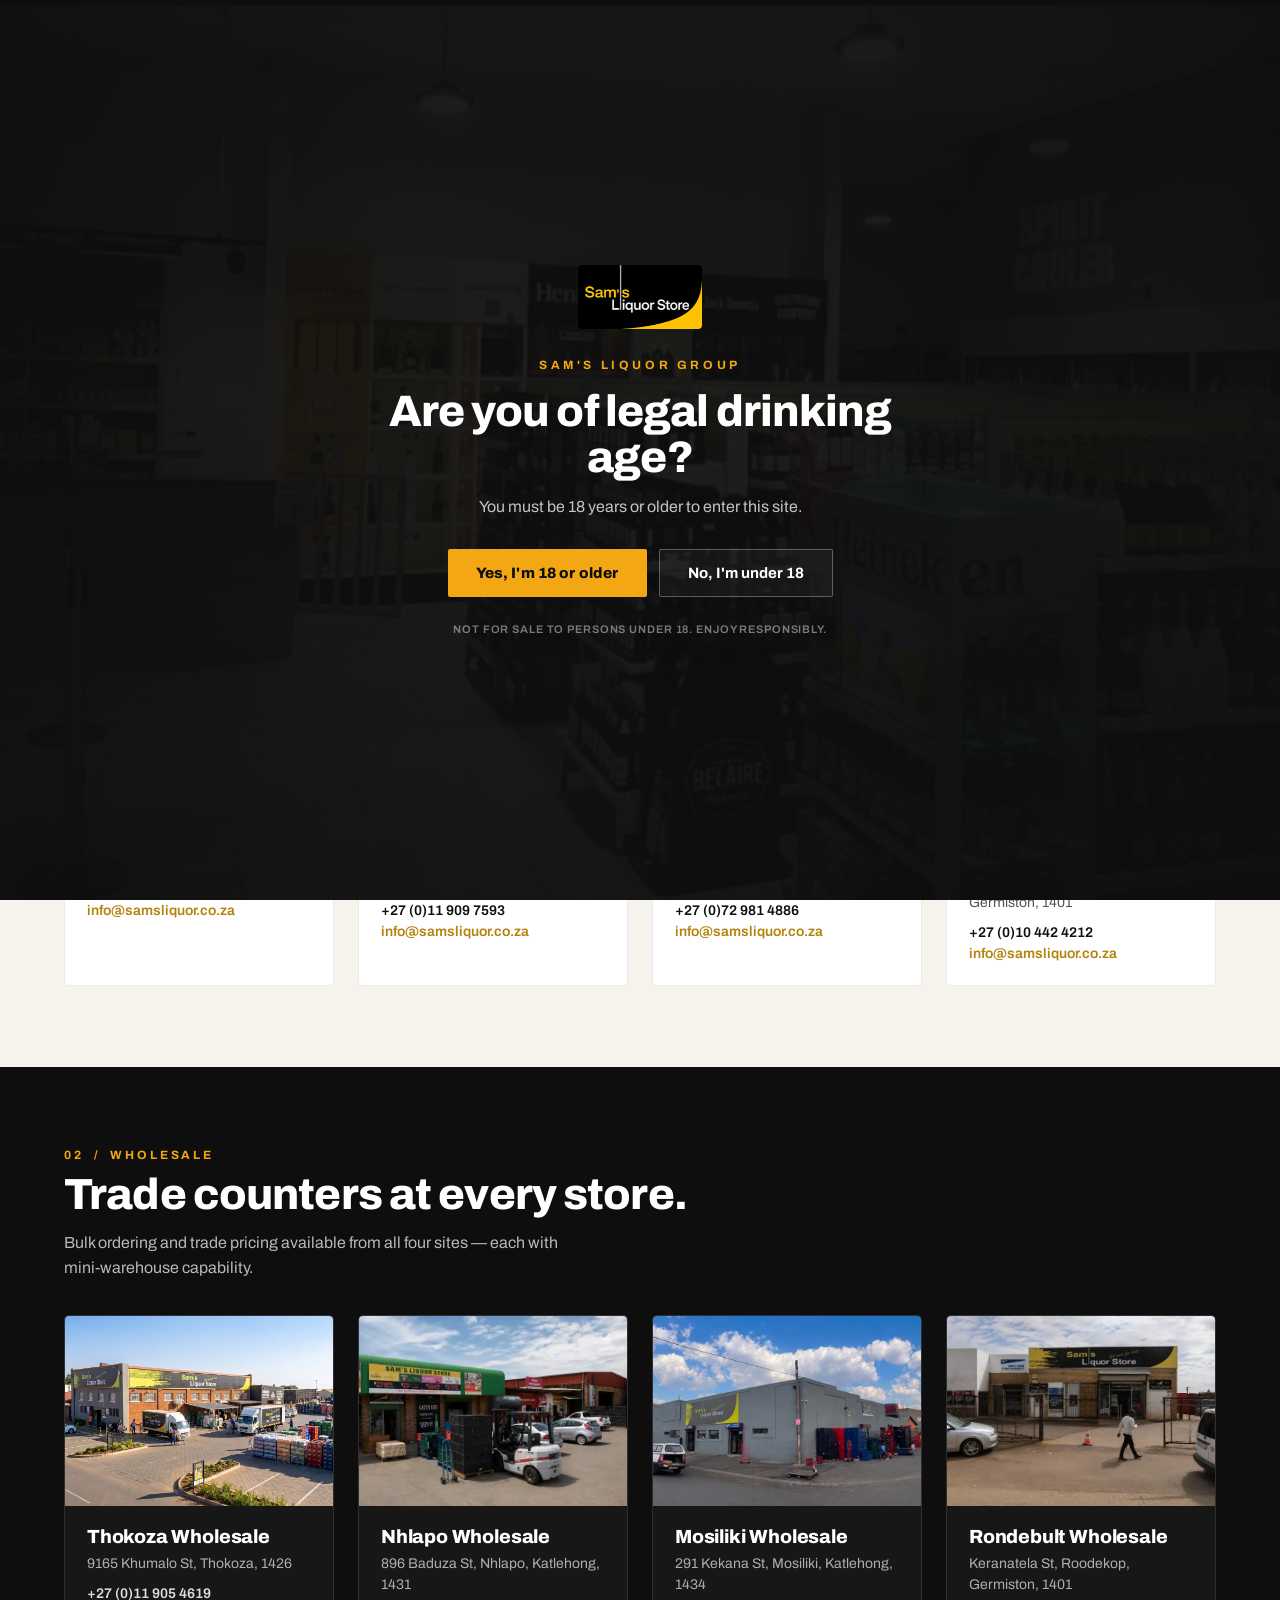
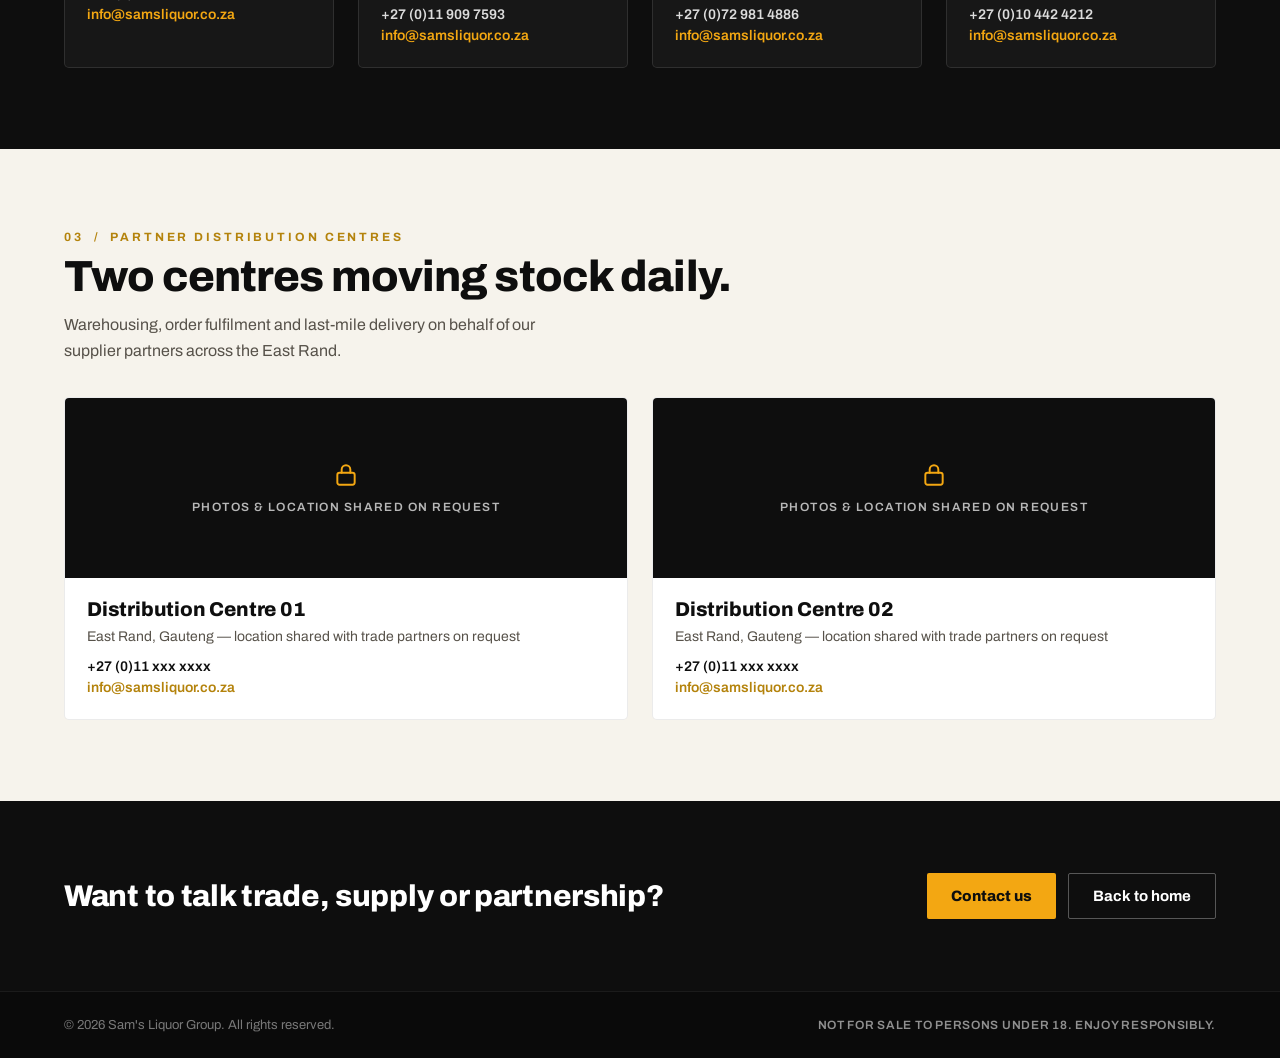
<file: site/locations.html>
<!DOCTYPE html>
<html lang="en">
<head>
<meta charset="utf-8">
<meta name="robots" content="noindex, nofollow">
<meta name="viewport" content="width=device-width, initial-scale=1">
<title>Our Locations — Sam's Liquor Group</title>
<meta name="description" content="Sam's Liquor Group retail stores, wholesale counters and partner distribution centres across the East Rand, Gauteng.">
<link rel="canonical" href="https://samsliquor.co.za/locations.html">
<meta property="og:type" content="website">
<meta property="og:title" content="Our Locations — Sam's Liquor Group">
<meta property="og:description" content="Retail stores, wholesale counters and partner distribution centres across the East Rand, Gauteng.">
<meta property="og:url" content="https://samsliquor.co.za/locations.html">
<meta property="og:image" content="https://samsliquor.co.za/assets/retail.webp">
<link rel="icon" type="image/png" sizes="32x32" href="assets/favicon-32.png">
<link rel="icon" type="image/png" sizes="16x16" href="assets/favicon-16.png">
<link rel="icon" type="image/png" sizes="192x192" href="assets/favicon-192.png">
<link rel="apple-touch-icon" sizes="180x180" href="assets/apple-touch-icon.png">
<script type="application/ld+json">
{
  "@context": "https://schema.org",
  "@graph": [
    { "@type": "LiquorStore", "name": "Sam's Liquor Thokoza", "parentOrganization": "Sam's Liquor Group", "telephone": "+27119054619", "email": "info@samsliquor.co.za", "url": "https://samsliquor.co.za/locations.html", "address": { "@type": "PostalAddress", "streetAddress": "9165 Khumalo St", "addressLocality": "Thokoza", "postalCode": "1426", "addressRegion": "Gauteng", "addressCountry": "ZA" } },
    { "@type": "LiquorStore", "name": "Sam's Liquor Nhlapo", "parentOrganization": "Sam's Liquor Group", "telephone": "+27119097593", "email": "info@samsliquor.co.za", "url": "https://samsliquor.co.za/locations.html", "address": { "@type": "PostalAddress", "streetAddress": "896 Baduza St, Nhlapo", "addressLocality": "Katlehong", "postalCode": "1431", "addressRegion": "Gauteng", "addressCountry": "ZA" } },
    { "@type": "LiquorStore", "name": "Sam's Liquor Mosiliki", "parentOrganization": "Sam's Liquor Group", "telephone": "+27729814886", "email": "info@samsliquor.co.za", "url": "https://samsliquor.co.za/locations.html", "address": { "@type": "PostalAddress", "streetAddress": "291 Kekana St, Mosiliki", "addressLocality": "Katlehong", "postalCode": "1434", "addressRegion": "Gauteng", "addressCountry": "ZA" } },
    { "@type": "LiquorStore", "name": "Sam's Liquor Rondebult", "parentOrganization": "Sam's Liquor Group", "telephone": "+27104424212", "email": "info@samsliquor.co.za", "url": "https://samsliquor.co.za/locations.html", "address": { "@type": "PostalAddress", "streetAddress": "Keranatela St, Roodekop", "addressLocality": "Germiston", "postalCode": "1401", "addressRegion": "Gauteng", "addressCountry": "ZA" } }
  ]
}
</script>
<link rel="preconnect" href="https://fonts.googleapis.com">
<link rel="preconnect" href="https://fonts.gstatic.com" crossorigin>
<link href="https://fonts.googleapis.com/css2?family=Archivo:wght@400;500;600;700;800;900&family=Newsreader:ital,opsz,wght@1,6..72,400;1,6..72,500&display=swap" rel="stylesheet">
<link rel="stylesheet" href="styles.css">
</head>
<body>

<!-- ================= AGE GATE ================= -->
<div id="agegate" class="agegate">
  <div class="agegate-inner" id="agegate-ask">
    <img src="assets/logo.png" alt="Sam's Liquor Group">
    <div class="agegate-kicker">Sam's Liquor Group</div>
    <h1>Are you of legal drinking age?</h1>
    <p>You must be 18 years or older to enter this site.</p>
    <div class="agegate-actions">
      <button id="age-yes" class="agegate-yes">Yes, I'm 18 or older</button>
      <button id="age-no" class="agegate-no">No, I'm under 18</button>
    </div>
    <div class="agegate-note">Not for sale to persons under 18. Enjoy responsibly.</div>
  </div>
  <div class="agegate-inner" id="agegate-denied" hidden>
    <img src="assets/logo.png" alt="Sam's Liquor Group">
    <div class="agegate-kicker">Sam's Liquor Group</div>
    <h1>Sorry, you're not old enough.</h1>
    <p>This site is only available to persons 18 years or older.</p>
    <div class="agegate-note">Not for sale to persons under 18. Enjoy responsibly.</div>
  </div>
</div>

<!-- ================= HEADER ================= -->
<header class="site-header solid">
  <a href="index.html" class="header-logo">
    <img src="assets/logo.png" alt="Sam's Liquor Group">
  </a>
  <nav class="site-nav">
    <a href="index.html" class="nav-link">Home</a>
    <a href="index.html#about" class="nav-link">About</a>
    <a href="event-bars.html" class="nav-link">Event Bars</a>
    <a href="locations.html" class="nav-link active">Locations</a>
    <a href="index.html#contact" class="nav-cta">Contact</a>
  </nav>
</header>

<!-- ================= TITLE ================= -->
<section class="section-dark loc-hero">
  <div class="wrap">
    <div class="kicker amber" style="letter-spacing:.3em">Sam's Liquor Group</div>
    <h1>Our locations.</h1>
    <p>Retail stores, wholesale counters and partner distribution centres across the East Rand, Gauteng — each one rooted in its community.</p>
  </div>
</section>

<!-- ============ RETAIL ============ -->
<section id="retail-stores" class="section-cream loc-section">
  <div class="wrap">
    <div class="sec-kicker" style="color:var(--gold-dark)">01 &nbsp;/&nbsp; Retail Stores</div>
    <h2>Four stores, four communities.</h2>
    <div class="cards">

      <div class="card">
        <img class="card-photo" loading="lazy" src="assets/stores/retail-katlehong.webp" alt="Sam's Liquor Thokoza store">
        <div class="card-body">
          <div class="card-title">Sam's Liquor Thokoza</div>
          <div class="card-addr">9165 Khumalo St, Thokoza, 1426</div>
          <div class="card-tel">+27 (0)11 905 4619</div>
          <a href="mailto:info@samsliquor.co.za" class="card-mail">info@samsliquor.co.za</a>
        </div>
      </div>

      <div class="card">
        <img class="card-photo" loading="lazy" src="assets/stores/retail-vosloorus.webp" alt="Sam's Liquor Nhlapo store">
        <div class="card-body">
          <div class="card-title">Sam's Liquor Nhlapo</div>
          <div class="card-addr">896 Baduza St, Nhlapo, Katlehong, 1431</div>
          <div class="card-tel">+27 (0)11 909 7593</div>
          <a href="mailto:info@samsliquor.co.za" class="card-mail">info@samsliquor.co.za</a>
        </div>
      </div>

      <div class="card">
        <img class="card-photo" loading="lazy" src="assets/stores/retail-thokoza.webp" alt="Sam's Liquor Mosiliki store">
        <div class="card-body">
          <div class="card-title">Sam's Liquor Mosiliki</div>
          <div class="card-addr">291 Kekana St, Mosiliki, Katlehong, 1434</div>
          <div class="card-tel">+27 (0)72 981 4886</div>
          <a href="mailto:info@samsliquor.co.za" class="card-mail">info@samsliquor.co.za</a>
        </div>
      </div>

      <div class="card">
        <img class="card-photo" loading="lazy" src="assets/stores/retail-daveyton.webp" alt="Sam's Liquor Rondebult store">
        <div class="card-body">
          <div class="card-title">Sam's Liquor Rondebult</div>
          <div class="card-addr">Keranatela St, Roodekop, Germiston, 1401</div>
          <div class="card-tel">+27 (0)10 442 4212</div>
          <a href="mailto:info@samsliquor.co.za" class="card-mail">info@samsliquor.co.za</a>
        </div>
      </div>

    </div>
  </div>
</section>

<!-- ============ WHOLESALE ============ -->
<section id="wholesale-locations" class="section-dark loc-section">
  <div class="wrap">
    <div class="sec-kicker" style="color:var(--accent)">02 &nbsp;/&nbsp; Wholesale</div>
    <h2 class="tight" style="color:#fff">Trade counters at every store.</h2>
    <p class="sec-lead" style="color:rgba(255,255,255,.7)">Bulk ordering and trade pricing available from all four sites — each with mini-warehouse capability.</p>
    <div class="cards">

      <div class="card dark">
        <img class="card-photo" loading="lazy" src="assets/stores/wholesale-thokoza.webp" alt="Thokoza Wholesale">
        <div class="card-body">
          <div class="card-title">Thokoza Wholesale</div>
          <div class="card-addr">9165 Khumalo St, Thokoza, 1426</div>
          <div class="card-tel">+27 (0)11 905 4619</div>
          <a href="mailto:info@samsliquor.co.za" class="card-mail">info@samsliquor.co.za</a>
        </div>
      </div>

      <div class="card dark">
        <img class="card-photo" loading="lazy" src="assets/stores/wholesale-nhlapo.webp" alt="Nhlapo Wholesale">
        <div class="card-body">
          <div class="card-title">Nhlapo Wholesale</div>
          <div class="card-addr">896 Baduza St, Nhlapo, Katlehong, 1431</div>
          <div class="card-tel">+27 (0)11 909 7593</div>
          <a href="mailto:info@samsliquor.co.za" class="card-mail">info@samsliquor.co.za</a>
        </div>
      </div>

      <div class="card dark">
        <img class="card-photo" loading="lazy" src="assets/stores/wholesale-mosiliki.webp" alt="Mosiliki Wholesale">
        <div class="card-body">
          <div class="card-title">Mosiliki Wholesale</div>
          <div class="card-addr">291 Kekana St, Mosiliki, Katlehong, 1434</div>
          <div class="card-tel">+27 (0)72 981 4886</div>
          <a href="mailto:info@samsliquor.co.za" class="card-mail">info@samsliquor.co.za</a>
        </div>
      </div>

      <div class="card dark">
        <img class="card-photo" loading="lazy" src="assets/stores/wholesale-rondebult.webp" alt="Rondebult Wholesale">
        <div class="card-body">
          <div class="card-title">Rondebult Wholesale</div>
          <div class="card-addr">Keranatela St, Roodekop, Germiston, 1401</div>
          <div class="card-tel">+27 (0)10 442 4212</div>
          <a href="mailto:info@samsliquor.co.za" class="card-mail">info@samsliquor.co.za</a>
        </div>
      </div>

    </div>
  </div>
</section>

<!-- ============ DC PARTNER ============ -->
<section id="dc-locations" class="section-cream loc-section">
  <div class="wrap">
    <div class="sec-kicker" style="color:var(--gold-dark)">03 &nbsp;/&nbsp; Partner Distribution Centres</div>
    <h2 class="tight">Two centres moving stock daily.</h2>
    <p class="sec-lead" style="color:#57524a">Warehousing, order fulfilment and last-mile delivery on behalf of our supplier partners across the East Rand.</p>
    <div class="cards wide">

      <div class="card">
        <div class="photo-request">
          <svg width="26" height="26" viewBox="0 0 24 24" fill="none" stroke="#F3A712" stroke-width="1.8" stroke-linecap="round" stroke-linejoin="round" aria-hidden="true"><rect x="4" y="10" width="16" height="11" rx="2"/><path d="M8 10V7a4 4 0 0 1 8 0v3"/></svg>
          <span>Photos &amp; location shared on request</span>
        </div>
        <div class="card-body">
          <div class="card-title">Distribution Centre 01</div>
          <div class="card-addr">East Rand, Gauteng — location shared with trade partners on request</div>
          <div class="card-tel">+27 (0)11 xxx xxxx</div>
          <a href="mailto:info@samsliquor.co.za" class="card-mail">info@samsliquor.co.za</a>
        </div>
      </div>

      <div class="card">
        <div class="photo-request">
          <svg width="26" height="26" viewBox="0 0 24 24" fill="none" stroke="#F3A712" stroke-width="1.8" stroke-linecap="round" stroke-linejoin="round" aria-hidden="true"><rect x="4" y="10" width="16" height="11" rx="2"/><path d="M8 10V7a4 4 0 0 1 8 0v3"/></svg>
          <span>Photos &amp; location shared on request</span>
        </div>
        <div class="card-body">
          <div class="card-title">Distribution Centre 02</div>
          <div class="card-addr">East Rand, Gauteng — location shared with trade partners on request</div>
          <div class="card-tel">+27 (0)11 xxx xxxx</div>
          <a href="mailto:info@samsliquor.co.za" class="card-mail">info@samsliquor.co.za</a>
        </div>
      </div>

    </div>
  </div>
</section>

<!-- ============ CTA BACK ============ -->
<section class="section-dark cta-back">
  <div class="wrap row" style="display:flex;flex-wrap:wrap;gap:20px;align-items:center;justify-content:space-between">
    <div class="ask">Want to talk trade, supply or partnership?</div>
    <div style="display:flex;gap:12px;flex-wrap:wrap">
      <a href="index.html#contact" class="btn-amber">Contact us</a>
      <a href="index.html" class="btn-ghost">Back to home</a>
    </div>
  </div>
</section>

<!-- ============ FOOTER STRIP ============ -->
<footer class="footer-strip">
  <span class="copy" style="font:400 13px 'Archivo';color:rgba(255,255,255,.45)">© 2026 Sam's Liquor Group. All rights reserved.</span>
  <span class="legal" style="font:600 12px 'Archivo';letter-spacing:.06em;color:rgba(255,255,255,.55);text-transform:uppercase">Not for sale to persons under 18. Enjoy responsibly.</span>
</footer>

<script src="main.js"></script>
</body>
</html>
</file>
<file: site/styles.css>
/* ============================================================
   Sam's Liquor Group — production stylesheet
   Built from "Sams Liquor Group.dc.html" design (editorial hero)
   ============================================================ */

:root {
  --accent: #F3A712;
  --gold-dark: #B4830C;
  --ink: #0E0E0E;
  --ink-deep: #0A0A0A;
  --cream: #F6F3EC;
}

* { box-sizing: border-box; }
html { scroll-behavior: smooth; }
body {
  margin: 0;
  background: var(--ink);
  font-family: 'Archivo', system-ui, sans-serif;
  -webkit-font-smoothing: antialiased;
}

@keyframes fu { from { opacity: 0; transform: translateY(14px); } to { opacity: 1; transform: translateY(0); } }
@keyframes marquee { from { transform: translateX(-50%); } to { transform: translateX(0); } }

/* ================= AGE GATE ================= */
.agegate {
  position: fixed; inset: 0; z-index: 1000;
  background: var(--ink);
  display: flex; align-items: center; justify-content: center;
  padding: 24px;
}
.agegate[hidden] { display: none; }
.agegate::before {
  content: ""; position: absolute; inset: 0;
  background: url('assets/retail.webp') center/cover;
  opacity: .18;
}
.agegate::after {
  content: ""; position: absolute; inset: 0;
  background: radial-gradient(circle at 50% 40%, rgba(14,14,14,.5), rgba(14,14,14,.94));
}
.agegate-inner {
  position: relative; z-index: 2;
  max-width: 520px; text-align: center;
  animation: fu .6s ease both;
}
.agegate-inner img { height: 64px; width: auto; border-radius: 4px; margin-bottom: 26px; }
.agegate-kicker {
  font: 700 12px 'Archivo'; letter-spacing: .3em; text-transform: uppercase;
  color: var(--accent); margin-bottom: 16px;
}
.agegate-inner h1 {
  font-family: 'Archivo'; font-weight: 800;
  font-size: clamp(28px, 5vw, 44px); line-height: 1.05; letter-spacing: -.02em;
  color: #fff; margin: 0 0 14px;
}
.agegate-inner p {
  font: 400 16px/1.6 'Archivo'; color: rgba(255,255,255,.75); margin: 0 0 30px;
}
.agegate-actions { display: flex; gap: 12px; justify-content: center; flex-wrap: wrap; }
.agegate-yes {
  background: var(--accent); border: 0; color: var(--ink);
  font: 800 15px 'Archivo'; letter-spacing: .01em;
  padding: 15px 28px; border-radius: 2px; cursor: pointer;
}
.agegate-yes:hover { filter: brightness(1.08); }
.agegate-no {
  background: rgba(255,255,255,.04); border: 1px solid rgba(255,255,255,.3);
  color: #fff; font: 700 15px 'Archivo';
  padding: 15px 28px; border-radius: 2px; cursor: pointer;
}
.agegate-no:hover { border-color: var(--accent); color: var(--accent); }
.agegate-note {
  font: 600 11px 'Archivo'; letter-spacing: .08em; text-transform: uppercase;
  color: rgba(255,255,255,.45); margin-top: 26px;
}
body.gate-locked { overflow: hidden; }

/* ================= HEADER ================= */
.site-header {
  position: fixed; top: 0; left: 0; right: 0; z-index: 100;
  height: 64px; display: flex; align-items: center; justify-content: space-between;
  padding: 0 clamp(18px, 4vw, 52px);
  background: rgba(14,14,14,0.15);
  border-bottom: 1px solid rgba(255,255,255,0);
  backdrop-filter: blur(10px); -webkit-backdrop-filter: blur(10px);
  transition: background .35s ease, border-color .35s ease;
}
.site-header.scrolled, .site-header.solid {
  background: rgba(14,14,14,0.94);
  border-bottom-color: rgba(255,255,255,0.08);
}
.header-logo { display: flex; align-items: center; gap: 12px; text-decoration: none; }
.header-logo img { height: 38px; width: auto; border-radius: 3px; display: block; }
.site-nav { display: flex; align-items: center; gap: clamp(14px, 2.4vw, 34px); }
.nav-link {
  background: none; border: 0; color: rgba(255,255,255,.82);
  font: 600 14px 'Archivo'; letter-spacing: .02em;
  cursor: pointer; padding: 6px 0; text-decoration: none;
}
.nav-link:hover, .nav-link.active { color: #fff; }
.nav-cta {
  background: var(--accent); border: 0; color: var(--ink);
  font: 700 14px 'Archivo'; letter-spacing: .01em;
  cursor: pointer; padding: 10px 20px; border-radius: 2px; text-decoration: none;
}
.nav-cta:hover { filter: brightness(1.08); }

/* ================= EDITORIAL HERO ================= */
.hero {
  position: relative; height: 100vh; min-height: 600px;
  overflow: hidden; background: var(--ink);
}
.hero-slides { position: absolute; inset: 0; }
.hero-slide {
  position: absolute; inset: 0;
  background-size: cover; background-position: center;
  opacity: 0; transition: opacity 1.1s ease;
}
.hero-slide.active { opacity: 1; }
.hero-scrim {
  position: absolute; inset: 0;
  background: radial-gradient(circle at 50% 40%, rgba(14,14,14,.35), rgba(14,14,14,.82));
}
.hero-content {
  position: relative; z-index: 2; height: 100%;
  display: flex; flex-direction: column; align-items: center; justify-content: center;
  text-align: center; padding: 80px clamp(20px, 5vw, 60px) 150px;
}
.hero-kicker {
  font: 700 13px 'Archivo'; letter-spacing: .34em; text-transform: uppercase;
  color: var(--accent); margin-bottom: 18px;
}
.hero-title {
  font-family: 'Archivo'; font-weight: 900;
  font-size: clamp(46px, 9vw, 140px); line-height: .92; letter-spacing: -.03em;
  color: #fff; margin: 0 0 20px; text-transform: uppercase;
}
.hero-tagline {
  font: 500 clamp(17px, 1.7vw, 24px)/1.4 'Archivo';
  color: rgba(255,255,255,.9); max-width: 34ch; margin: 0 0 30px;
}
.hero-cta {
  display: inline-flex; align-items: center; gap: 12px;
  background: var(--accent); border: 0; color: var(--ink);
  font: 800 15px 'Archivo'; padding: 15px 28px; border-radius: 2px;
  cursor: pointer; text-decoration: none; transition: gap .25s ease;
}
.hero-cta:hover { gap: 18px; }
.hero-cta .arrow { font-size: 18px; }
.hero-thumbs {
  position: absolute; bottom: 36px; left: 0; right: 0; z-index: 3;
  display: flex; justify-content: center; gap: 14px; flex-wrap: wrap; padding: 0 20px;
}
.hero-thumb {
  width: 94px; height: 60px;
  background-size: cover; background-position: center;
  border: 2px solid rgba(255,255,255,.25); border-radius: 3px;
  cursor: pointer; opacity: .5; transition: all .3s ease; padding: 0;
}
.hero-thumb.active { border-color: var(--accent); opacity: 1; }

/* ================= SECTIONS ================= */
.section-cream { background: var(--cream); color: var(--ink); }
.section-dark { background: var(--ink); color: #fff; }
.wrap { max-width: 1200px; margin: 0 auto; }
.kicker {
  font: 700 13px 'Archivo'; letter-spacing: .28em; text-transform: uppercase;
  margin-bottom: 18px;
}
.kicker.gold { color: var(--gold-dark); }
.kicker.amber { color: var(--accent); }

/* About */
.about { padding: clamp(64px, 10vh, 120px) clamp(18px, 5vw, 68px); }
.about-grid {
  display: grid; grid-template-columns: repeat(auto-fit, minmax(320px, 1fr));
  gap: clamp(40px, 6vw, 90px); align-items: start;
}
.about h2 {
  font-family: 'Archivo'; font-weight: 800;
  font-size: clamp(30px, 4vw, 52px); line-height: 1.05; letter-spacing: -.02em;
  margin: 0 0 22px;
}
.about p { font: 400 17px/1.65 'Archivo'; color: #3a3630; margin: 0 0 18px; max-width: 56ch; }
.about-quote { border-left: 3px solid var(--accent); padding: 6px 0 6px 28px; }
.about-quote .quote {
  font-family: 'Newsreader'; font-style: italic; font-weight: 400;
  font-size: clamp(24px, 3vw, 34px); line-height: 1.25; color: var(--ink); margin: 0 0 22px;
}
.about-quote .mission { font: 400 16px/1.6 'Archivo'; color: #57524a; margin: 0 0 26px; max-width: 46ch; }
.chips { display: flex; flex-wrap: wrap; gap: 10px; }
.chip {
  font: 700 12px 'Archivo'; letter-spacing: .06em; text-transform: uppercase;
  color: var(--ink); background: rgba(0,0,0,.06); padding: 8px 14px; border-radius: 2px;
}

/* Stats band */
.stats {
  padding: clamp(50px, 8vh, 90px) clamp(18px, 5vw, 68px);
  border-top: 1px solid rgba(255,255,255,.06);
}
.stats-grid {
  display: grid; grid-template-columns: repeat(auto-fit, minmax(150px, 1fr));
  gap: 36px 24px;
}
.stat-num {
  font: 800 clamp(34px, 4.4vw, 58px) 'Archivo';
  color: var(--accent); letter-spacing: -.02em;
}
.stat-label {
  font: 600 13px 'Archivo'; letter-spacing: .14em; text-transform: uppercase;
  color: rgba(255,255,255,.6); margin-top: 6px;
}

/* Services */
.services-intro { padding: clamp(64px, 10vh, 120px) clamp(18px, 5vw, 68px) 20px; }
.services-intro h2 {
  font-family: 'Archivo'; font-weight: 800;
  font-size: clamp(30px, 4.4vw, 58px); line-height: 1.04; letter-spacing: -.02em;
  margin: 0; max-width: 20ch;
}
.services { padding: 20px clamp(18px, 5vw, 68px) clamp(40px, 7vh, 90px); }
.services-list { display: flex; flex-direction: column; gap: clamp(56px, 8vh, 96px); }
.service {
  display: grid; grid-template-columns: repeat(auto-fit, minmax(320px, 1fr));
  gap: clamp(28px, 4vw, 64px); align-items: center; scroll-margin-top: 80px;
}
.service-num {
  font-family: 'Archivo'; font-weight: 900;
  font-size: clamp(48px, 7vw, 90px); color: rgba(0,0,0,.08);
  line-height: 1; letter-spacing: -.03em;
}
.service-tag {
  font: 700 12px 'Archivo'; letter-spacing: .24em; text-transform: uppercase;
  color: var(--gold-dark); margin: -6px 0 12px;
}
.service h3 {
  font-family: 'Archivo'; font-weight: 800;
  font-size: clamp(26px, 3vw, 38px); line-height: 1.08; letter-spacing: -.02em;
  margin: 0 0 16px;
}
.service > div > p { font: 400 16px/1.6 'Archivo'; color: #3a3630; margin: 0 0 20px; max-width: 52ch; }
.service ul {
  list-style: none; margin: 0; padding: 0;
  display: grid; grid-template-columns: repeat(auto-fit, minmax(180px, 1fr));
  gap: 10px 24px;
}
.service li {
  font: 500 15px 'Archivo'; color: var(--ink);
  padding-left: 20px; position: relative;
}
.service li::before {
  content: "▪"; position: absolute; left: 0; color: var(--accent);
}
.service-cta {
  display: inline-flex; align-items: center; gap: 10px; margin-top: 26px;
  background: var(--accent); border: 0; color: var(--ink);
  font: 800 14px 'Archivo'; letter-spacing: .01em; text-decoration: none;
  padding: 13px 22px; border-radius: 2px; cursor: pointer; transition: gap .25s ease;
}
.service-cta:hover { gap: 16px; }
.service-img {
  position: relative; aspect-ratio: 4 / 3; border-radius: 4px; overflow: hidden;
  background-color: #ddd; background-size: cover; background-position: center;
}
.service .img-left { order: 2; }
.service .txt-right { order: 1; }
@media (min-width: 861px) {
  .service .img-left { order: 0; }
  .service .txt-right { order: 1; }
}

/* Distribution highlight */
.dist { position: relative; overflow: hidden; background: var(--ink); }
.dist-bg { position: absolute; inset: 0; background: url('assets/dc.webp') center/cover; opacity: .28; }
.dist-scrim { position: absolute; inset: 0; background: linear-gradient(90deg, rgba(14,14,14,.92), rgba(14,14,14,.55)); }
.dist-inner { position: relative; z-index: 2; padding: clamp(64px, 11vh, 130px) clamp(18px, 5vw, 68px); }
.dist h2 {
  font-family: 'Archivo'; font-weight: 800;
  font-size: clamp(30px, 4.6vw, 60px); line-height: 1.03; letter-spacing: -.02em;
  color: #fff; margin: 0 0 22px; max-width: 18ch;
}
.dist-lead { font: 400 17px/1.65 'Archivo'; color: rgba(255,255,255,.8); max-width: 60ch; margin: 0 0 44px; }
.fleet-grid {
  display: grid; grid-template-columns: repeat(auto-fit, minmax(180px, 1fr));
  gap: 30px 24px; max-width: 940px;
}
.fleet-num { font: 800 clamp(30px, 3.6vw, 46px) 'Archivo'; color: #fff; letter-spacing: -.02em; }
.fleet-num.amber { color: var(--accent); }
.fleet-label {
  font: 600 13px 'Archivo'; letter-spacing: .1em; text-transform: uppercase;
  color: rgba(255,255,255,.6); margin-top: 6px;
}

/* Brands marquee */
.brands { padding: clamp(56px, 9vh, 110px) clamp(18px, 5vw, 68px); }
.brands h2 {
  font-family: 'Archivo'; font-weight: 800;
  font-size: clamp(26px, 3.4vw, 44px); line-height: 1.06; letter-spacing: -.02em;
  margin: 0 0 12px; max-width: 24ch;
}
.brands .lead { font: 400 16px/1.6 'Archivo'; color: #57524a; margin: 0 0 8px; max-width: 56ch; }
.marquee {
  margin-top: 44px; overflow: hidden;
  -webkit-mask-image: linear-gradient(90deg, transparent, #000 8%, #000 92%, transparent);
  mask-image: linear-gradient(90deg, transparent, #000 8%, #000 92%, transparent);
}
.marquee-track { display: flex; width: max-content; animation: marquee 34s linear infinite; }
.marquee:hover .marquee-track { animation-play-state: paused; }
.brand-card {
  flex: 0 0 auto; display: flex; align-items: center; justify-content: center;
  height: 88px; min-width: 184px; margin: 0 10px; padding: 0 30px;
  background: #fff; border: 1px solid rgba(0,0,0,.08); border-radius: 5px;
  box-shadow: 0 1px 2px rgba(0,0,0,.04);
}
.brand-card span { font: 800 21px 'Archivo'; color: #2b2b2b; white-space: nowrap; }
.brand-card img { height: 42px; width: auto; max-width: 150px; object-fit: contain; display: block; }
/* these marks sit on padded canvases and need extra height to read at size */
.brand-card img[src*="hennessy"], .brand-card img[src*="moet"] { height: 66px; }
.brand-card.more { background: var(--ink); border-color: var(--ink); }
.brand-card.more span { color: var(--accent); font-size: 18px; letter-spacing: .02em; }
.brand-count { font-weight: 800; color: var(--gold-dark); }

/* Contact */
.contact { padding: clamp(64px, 10vh, 120px) clamp(18px, 5vw, 68px); scroll-margin-top: 64px; }
.contact h2 {
  font-family: 'Archivo'; font-weight: 800;
  font-size: clamp(30px, 4.4vw, 58px); line-height: 1.03; letter-spacing: -.02em;
  margin: 0 0 46px; max-width: 20ch; color: #fff;
}
.contact-grid {
  display: grid; grid-template-columns: repeat(auto-fit, minmax(320px, 1fr));
  gap: clamp(36px, 5vw, 72px); align-items: start;
}
.contact-form { display: flex; flex-direction: column; gap: 18px; }
.contact-form label {
  display: block; font: 600 13px 'Archivo'; letter-spacing: .08em; text-transform: uppercase;
  color: rgba(255,255,255,.6); margin-bottom: 8px;
}
.contact-form input, .contact-form textarea, .contact-form select {
  width: 100%; background: rgba(255,255,255,.05);
  border: 1px solid rgba(255,255,255,.15); border-radius: 3px;
  color: #fff; font: 400 16px 'Archivo'; padding: 14px 16px;
}
.contact-form textarea { resize: vertical; }
.contact-form input:focus, .contact-form textarea:focus, .contact-form select:focus {
  border-color: var(--accent); outline: none;
}
.contact-form select {
  appearance: none; -webkit-appearance: none; cursor: pointer;
  background-image: url("data:image/svg+xml,%3Csvg xmlns='http://www.w3.org/2000/svg' width='12' height='8'%3E%3Cpath d='M1 1l5 5 5-5' fill='none' stroke='%23F3A712' stroke-width='2'/%3E%3C/svg%3E");
  background-repeat: no-repeat; background-position: right 16px center;
}
.contact-form select:invalid { color: rgba(255,255,255,.35); }
.contact-form select option { background: #1b1b1b; color: #fff; }
.detail-mail { color: #fff; text-decoration: none; }
.detail-mail:hover { color: var(--accent); }
.contact-form input::placeholder, .contact-form textarea::placeholder { color: rgba(255,255,255,.35); }
.form-submit {
  align-self: flex-start; background: var(--accent); border: 0; color: var(--ink);
  font: 800 15px 'Archivo'; padding: 15px 30px; border-radius: 2px; cursor: pointer;
}
.form-submit:hover { filter: brightness(1.08); }
.form-submit:disabled { opacity: .6; cursor: wait; }
.form-error { font: 500 14px 'Archivo'; color: #ff7a6e; margin: 0; display: none; }
.form-thanks { border: 1px solid var(--accent); border-radius: 4px; padding: 40px 34px; display: none; }
.form-thanks .big { font: 800 24px 'Archivo'; color: var(--accent); margin-bottom: 10px; }
.form-thanks p { font: 400 16px/1.6 'Archivo'; color: rgba(255,255,255,.8); margin: 0; }
.contact-details { display: flex; flex-direction: column; gap: 30px; }
.detail-label {
  font: 600 12px 'Archivo'; letter-spacing: .16em; text-transform: uppercase;
  color: rgba(255,255,255,.5); margin-bottom: 10px;
}
.detail-email { font: 600 18px 'Archivo'; color: #fff; text-decoration: none; }
.detail-email:hover { color: var(--accent); }
.detail-line {
  font: 400 16px 'Archivo'; color: rgba(255,255,255,.75);
  display: inline-flex; align-items: center;
}
.ico {
  width: 16px; height: 16px; fill: var(--accent);
  flex: 0 0 auto; margin-right: 9px;
}
.social-chip {
  font: 700 14px 'Archivo'; color: #fff;
  border: 1px solid rgba(255,255,255,.2); padding: 9px 16px; border-radius: 2px;
  text-decoration: none; display: inline-flex; align-items: center;
}
a.social-chip:hover { border-color: var(--accent); color: var(--accent); }
.loc-grid {
  display: grid; grid-template-columns: repeat(auto-fit, minmax(180px, 1fr)); gap: 16px;
}
.loc-cell { border-top: 2px solid var(--accent); padding-top: 12px; }
.loc-cell .name { font: 700 16px 'Archivo'; color: #fff; }
.loc-cell .tel { font: 400 14px 'Archivo'; color: rgba(255,255,255,.65); margin-top: 4px; }

/* ================= FOOTER ================= */
.site-footer {
  background: var(--ink-deep); color: #fff;
  padding: clamp(44px, 7vh, 70px) clamp(18px, 5vw, 68px) 30px;
  border-top: 1px solid rgba(255,255,255,.07);
}
.footer-grid {
  display: grid; grid-template-columns: repeat(auto-fit, minmax(220px, 1fr));
  gap: 34px; align-items: start;
}
.footer-grid img { height: 42px; width: auto; border-radius: 3px; margin-bottom: 14px; display: block; }
.footer-slogan {
  font-family: 'Newsreader'; font-style: italic; font-size: 18px;
  color: var(--accent); margin: 0 0 8px;
}
.footer-desc { font: 400 14px/1.6 'Archivo'; color: rgba(255,255,255,.55); margin: 0; max-width: 34ch; }
.footer-head {
  font: 600 12px 'Archivo'; letter-spacing: .16em; text-transform: uppercase;
  color: rgba(255,255,255,.45); margin-bottom: 14px;
}
.footer-links { display: flex; flex-direction: column; gap: 9px; }
.footer-links a, .footer-links span {
  color: rgba(255,255,255,.8); font: 500 15px 'Archivo';
  text-align: left; text-decoration: none;
}
.footer-links a:hover { color: var(--accent); }
.footer-bar {
  max-width: 1200px; margin: 40px auto 0; padding-top: 22px;
  border-top: 1px solid rgba(255,255,255,.07);
  display: flex; flex-wrap: wrap; gap: 12px;
  justify-content: space-between; align-items: center;
}
.footer-bar .copy { font: 400 13px 'Archivo'; color: rgba(255,255,255,.45); }
.footer-bar .legal {
  font: 600 12px 'Archivo'; letter-spacing: .06em;
  color: rgba(255,255,255,.55); text-transform: uppercase;
}
.footer-strip {
  background: var(--ink-deep); padding: 26px clamp(18px, 5vw, 68px);
  border-top: 1px solid rgba(255,255,255,.07);
  display: flex; flex-wrap: wrap; gap: 12px;
  justify-content: space-between; align-items: center;
}

/* ================= LOCATIONS PAGE ================= */
.loc-hero { padding: clamp(130px, 18vh, 190px) clamp(18px, 5vw, 68px) clamp(50px, 8vh, 80px); }
.loc-hero h1 {
  font-family: 'Archivo'; font-weight: 800;
  font-size: clamp(34px, 5vw, 68px); line-height: 1.02; letter-spacing: -.02em;
  color: #fff; margin: 0 0 18px;
}
.loc-hero p { font: 400 clamp(15px, 1.35vw, 19px)/1.6 'Archivo'; color: rgba(255,255,255,.78); max-width: 58ch; margin: 0; }
.loc-section { padding: clamp(56px, 9vh, 100px) clamp(18px, 5vw, 68px); scroll-margin-top: 64px; }
.loc-section .sec-kicker {
  font: 700 12px 'Archivo'; letter-spacing: .24em; text-transform: uppercase; margin-bottom: 10px;
}
.loc-section h2 {
  font-family: 'Archivo'; font-weight: 800;
  font-size: clamp(26px, 3.4vw, 44px); line-height: 1.06; letter-spacing: -.02em; margin: 0 0 34px;
}
.loc-section h2.tight { margin-bottom: 12px; }
.loc-section .sec-lead { font: 400 16px/1.6 'Archivo'; margin: 0 0 34px; max-width: 56ch; }
.cards { display: grid; grid-template-columns: repeat(auto-fit, minmax(260px, 1fr)); gap: 24px; }
.cards.wide { grid-template-columns: repeat(auto-fit, minmax(320px, 1fr)); }
.card {
  background: #fff; border: 1px solid rgba(0,0,0,.08); border-radius: 5px;
  overflow: hidden; display: flex; flex-direction: column;
}
.card-photo { width: 100%; height: 210px; object-fit: cover; object-position: center; display: block; }
.photo-blank {
  width: 100%; height: 210px; display: flex; align-items: center; justify-content: center;
  background: repeating-linear-gradient(45deg, rgba(0,0,0,.03), rgba(0,0,0,.03) 12px, rgba(0,0,0,.055) 12px, rgba(0,0,0,.055) 24px);
}
.card.dark .photo-blank {
  background: repeating-linear-gradient(45deg, rgba(255,255,255,.03), rgba(255,255,255,.03) 12px, rgba(255,255,255,.055) 12px, rgba(255,255,255,.055) 24px);
}
.card-body { padding: 20px 22px 24px; display: flex; flex-direction: column; gap: 6px; }
.card-title { font: 800 20px 'Archivo'; letter-spacing: -.01em; }
.card-addr { font: 400 14px/1.5 'Archivo'; color: #57524a; }
.card-tel { font: 600 14px 'Archivo'; color: var(--ink); margin-top: 6px; }
.card-mail { font: 600 14px 'Archivo'; color: var(--gold-dark); text-decoration: none; }
.card.dark {
  background: rgba(255,255,255,.04); border-color: rgba(255,255,255,.1);
}
.card.dark .photo-blank, .card.dark .card-photo { height: 190px; }
.card.dark .card-title { font-size: 19px; color: #fff; }
.card.dark .card-addr { color: rgba(255,255,255,.65); }
.card.dark .card-tel { color: rgba(255,255,255,.85); }
.card.dark .card-mail { color: var(--accent); }
.photo-request {
  height: 180px; display: flex; flex-direction: column;
  align-items: center; justify-content: center; gap: 12px;
  background: var(--ink);
}
.photo-request span {
  font: 600 12px 'Archivo'; letter-spacing: .12em; text-transform: uppercase;
  color: rgba(255,255,255,.7); text-align: center; padding: 0 20px;
}
.cta-back { padding: clamp(50px, 8vh, 90px) clamp(18px, 5vw, 68px); }
.cta-back .row {
  display: flex; flex-wrap: wrap; gap: 20px; align-items: center; justify-content: space-between;
}
.cta-back .ask { font: 800 clamp(20px, 2.4vw, 30px) 'Archivo'; color: #fff; letter-spacing: -.01em; }
.btn-amber {
  display: inline-flex; align-items: center; gap: 10px;
  background: var(--accent); color: var(--ink);
  font: 800 15px 'Archivo'; text-decoration: none;
  padding: 14px 24px; border-radius: 2px;
}
.btn-amber:hover { filter: brightness(1.08); }
.btn-ghost {
  display: inline-flex; align-items: center; gap: 10px;
  border: 1px solid rgba(255,255,255,.3); color: #fff;
  font: 700 15px 'Archivo'; text-decoration: none;
  padding: 14px 24px; border-radius: 2px;
}
.btn-ghost:hover { border-color: var(--accent); color: var(--accent); }

/* ================= RESPONSIVE ================= */
@media (max-width: 600px) {
  .site-header {
    height: auto;
    padding-top: calc(12px + env(safe-area-inset-top, 0px));
    padding-bottom: 12px;
  }
  .site-nav { gap: 16px; }
  .hero-thumbs { gap: 8px; bottom: 26px; }
  .hero-thumb { width: 56px; height: 38px; }
  .loc-grid { grid-template-columns: 1fr 1fr; }
}
@media (max-width: 400px) {
  .site-nav { gap: 12px; }
}

/* ================= EVENT BARS PAGE ================= */
/* Everything below is scoped to event-bars.html. Layout classes are reused
   where they exist (.wrap .section-dark .section-cream .loc-hero .loc-section
   .contact-form .form-submit .form-error .form-thanks .btn-amber .kicker);
   these are only the pieces that had no equivalent. Mobile first — every
   multi-column rule is inside a min-width query. */

/* Hero over a photograph. .loc-hero handles the type; this adds the image and
   the scrim so the copy stays legible on a dark asset. */
.eb-hero { position: relative; overflow: hidden; background: var(--ink-deep); }
.eb-hero::before {
  content: ""; position: absolute; inset: 0;
  background-image: url('assets/event.webp');
  background-size: cover; background-position: center;
}
.eb-hero-scrim {
  position: absolute; inset: 0;
  background: linear-gradient(180deg, rgba(10,10,10,.78) 0%, rgba(10,10,10,.62) 45%, rgba(10,10,10,.92) 100%);
}
.eb-hero-in { position: relative; }
.eb-hero-cta { margin-top: 30px; }

.eb-chips { display: flex; flex-wrap: wrap; gap: 10px; margin-top: 34px; }
.eb-chip {
  font: 600 12px 'Archivo'; letter-spacing: .08em; text-transform: uppercase;
  color: rgba(255,255,255,.72); background: rgba(255,255,255,.07);
  border: 1px solid rgba(255,255,255,.16);
  padding: 9px 15px; border-radius: 2px;
}
.eb-chip b { color: var(--accent); font-weight: 800; margin-right: 6px; }

/* Two-column comparison */
.eb-cols { display: grid; grid-template-columns: 1fr; gap: 26px; margin-top: 40px; }
.eb-col-head {
  font: 800 15px 'Archivo'; letter-spacing: .04em;
  padding-bottom: 12px; margin-bottom: 18px; border-bottom: 2px solid;
}
.eb-col-head-bad  { color: #9a3b32; border-color: rgba(154,59,50,.3); }
.eb-col-head-good { color: var(--gold-dark); border-color: rgba(180,131,12,.35); }
.eb-list { list-style: none; margin: 0; padding: 0; }
.eb-list li {
  position: relative; padding-left: 28px; margin-bottom: 13px;
  font: 400 15px/1.55 'Archivo'; color: #57524a;
}
.eb-list li::before {
  position: absolute; left: 0; top: 0; font-weight: 800; font-size: 15px;
}
.eb-list-bad li::before  { content: "\00d7"; color: #9a3b32; }
.eb-list-good li::before { content: "\2014"; color: var(--accent); }

/* Full-width amber band closing a section */
.eb-band {
  margin-top: 46px; padding: 30px clamp(20px, 4vw, 40px);
  background: var(--accent); border-radius: 3px;
}
.eb-band-title { font: 800 clamp(19px, 2.4vw, 26px) 'Archivo'; color: var(--ink); letter-spacing: -.01em; }
.eb-band-sub { margin-top: 8px; font: 400 15px/1.55 'Archivo'; color: rgba(14,14,14,.78); }

/* The three options */
.eb-options { display: grid; grid-template-columns: 1fr; gap: 20px; margin-top: 40px; }
.eb-opt {
  background: #fff; border: 1px solid rgba(0,0,0,.1); border-radius: 4px;
  padding: 28px clamp(20px, 3vw, 30px);
}
.eb-opt-tag {
  display: inline-block; background: var(--ink); color: #fff;
  font: 800 11px 'Archivo'; letter-spacing: .16em; text-transform: uppercase;
  padding: 7px 13px; border-radius: 2px; margin-bottom: 16px;
}
.eb-opt h3 { font: 800 clamp(20px, 2.4vw, 25px) 'Archivo'; color: var(--ink); margin: 0 0 10px; letter-spacing: -.01em; }
.eb-opt-for { font: 500 14px/1.55 'Archivo'; color: var(--gold-dark); margin: 0 0 14px; }
.eb-opt p { font: 400 15px/1.65 'Archivo'; color: #57524a; margin: 0 0 16px; }
.eb-best {
  border-left: 3px solid var(--accent); background: rgba(243,167,18,.08);
  padding: 13px 16px; font: 400 14px/1.55 'Archivo'; color: #57524a;
}
.eb-best b { color: var(--ink); font-weight: 700; }

/* Two-up feature grid, amber top rule per item */
.eb-grid2 { display: grid; grid-template-columns: 1fr; gap: 28px 34px; margin-top: 40px; }
.eb-item { border-top: 2px solid var(--accent); padding-top: 18px; }
.eb-item h4 { font: 800 16px 'Archivo'; color: var(--accent); margin: 0 0 9px; letter-spacing: .01em; }
.eb-item p { font: 400 15px/1.65 'Archivo'; color: rgba(255,255,255,.72); margin: 0; }
.section-cream .eb-item p { color: #57524a; }

/* Numbered steps */
.eb-steps { list-style: none; margin: 40px 0 0; padding: 0; }
.eb-steps li { display: flex; gap: 18px; margin-bottom: 26px; align-items: flex-start; }
.eb-step-num {
  flex: 0 0 auto; width: 38px; height: 38px; display: grid; place-items: center;
  background: var(--accent); color: var(--ink);
  font: 800 17px 'Archivo'; border-radius: 2px;
}
.eb-steps h4 { font: 800 17px 'Archivo'; color: var(--ink); margin: 0 0 6px; }
.eb-steps p { font: 400 15px/1.6 'Archivo'; color: #57524a; margin: 0; }

/* Enquiry form */
.eb-form { margin-top: 40px; }
.eb-fgrid { display: grid; grid-template-columns: 1fr; gap: 18px; }
.eb-note {
  margin: 10px 0 0; padding: 11px 14px;
  background: rgba(243,167,18,.12); border-left: 3px solid var(--accent);
  font: 500 13.5px/1.5 'Archivo'; color: var(--accent);
}
.eb-note[hidden] { display: none; }
.eb-consent { font: 400 13px/1.55 'Archivo'; color: rgba(255,255,255,.5); margin: 0; max-width: 62ch; }
.eb-enquire .form-thanks { margin-top: 40px; }

/* ---- tablet and up ---- */
@media (min-width: 720px) {
  .eb-cols    { grid-template-columns: 1fr 1fr; gap: 44px; }
  .eb-grid2   { grid-template-columns: 1fr 1fr; }
  .eb-fgrid   { grid-template-columns: 1fr 1fr; gap: 18px 22px; }
  .eb-steps li { gap: 22px; }
}

/* ---- desktop ---- */
@media (min-width: 1000px) {
  .eb-options { grid-template-columns: repeat(3, 1fr); gap: 24px; }
  .eb-grid2   { gap: 34px 48px; }
}

/* ===== SHARED HEADER — five-item nav (added with the Event Bars page) =====
   Not Event Bars styling, but caused by it: the nav went from three items to
   five across all three pages, and at 360px the Contact button ran off the
   right edge. Below 600px the header now wraps and the nav takes its own full
   width row, so it fits without a horizontal scroll and without hiding links
   behind a burger menu the site has no JS for. */
@media (max-width: 600px) {
  .site-header { flex-wrap: wrap; row-gap: 10px; }
  .header-logo { flex: 0 0 auto; }
  .site-nav {
    flex: 1 0 100%;
    justify-content: space-between;
    flex-wrap: wrap;
    gap: 10px;
  }
  .nav-link { font-size: 13px; padding: 4px 0; }
  .nav-cta  { font-size: 13px; padding: 8px 15px; }
}
@media (max-width: 400px) {
  .site-nav { gap: 8px; }
  .nav-link { font-size: 12.5px; }
  .nav-cta  { font-size: 12.5px; padding: 8px 13px; }
}
</file>
<file: styles/tokens.css>
/* Design tokens — lifted verbatim from Staff Orders.dc.html, which is the UI
   contract. Do not invent new colours here; if a screen needs one, it belongs
   in this file first so both apps stay in step.

   The prototype ships a dark and a light theme keyed off [data-theme] on the
   root element. That is preserved exactly, plus a prefers-color-scheme default
   so a first-time visitor who has never touched the toggle still gets the
   theme their system asked for. */

:root,
[data-theme="dark"] {
  --bg:          #0E0E0E;
  --hdr:         rgba(14,14,14,.96);
  --panel:       #141414;
  --panel-2:     rgba(255,255,255,.04);
  --line:        rgba(255,255,255,.1);
  --line-2:      rgba(255,255,255,.07);
  --txt:         #ffffff;
  --txt-2:       rgba(255,255,255,.66);
  --txt-3:       rgba(255,255,255,.45);
  --accent:      #F3A712;
  --accent-soft: rgba(243,167,18,.1);
  --accent-bd:   rgba(243,167,18,.5);
  --field-bg:    rgba(255,255,255,.06);
  --field-bd:    rgba(255,255,255,.18);
  --btn-bg:      rgba(255,255,255,.05);
  --btn-bd:      rgba(255,255,255,.24);
  --ok:          #7fc796;
  --ok-bg:       rgba(47,125,69,.14);
  --ok-bd:       rgba(47,125,69,.5);
  --bad:         #ff9d9d;
  --bad-bg:      rgba(176,48,48,.14);
  --bad-bd:      rgba(176,48,48,.5);
  --on-accent:   #0E0E0E;
  --shadow:      0 30px 80px rgba(0,0,0,.55);
}

[data-theme="light"] {
  --bg:          #F6F3EC;
  --hdr:         rgba(246,243,236,.96);
  --panel:       #ffffff;
  --panel-2:     #FBF9F4;
  --line:        rgba(0,0,0,.12);
  --line-2:      rgba(0,0,0,.07);
  --txt:         #0E0E0E;
  --txt-2:       #57524a;
  --txt-3:       #8a8378;
  --accent:      #B4830C;
  --accent-soft: rgba(243,167,18,.16);
  --accent-bd:   rgba(180,131,12,.5);
  --field-bg:    #ffffff;
  --field-bd:    rgba(0,0,0,.2);
  --btn-bg:      #ffffff;
  --btn-bd:      rgba(0,0,0,.2);
  --ok:          #2F7D45;
  --ok-bg:       rgba(47,125,69,.1);
  --ok-bd:       rgba(47,125,69,.45);
  --bad:         #B03030;
  --bad-bg:      rgba(176,48,48,.08);
  --bad-bd:      rgba(176,48,48,.45);
  --on-accent:   #ffffff;
  --shadow:      0 24px 60px rgba(0,0,0,.22);
}

/* Someone who has never used the toggle gets their system preference. An
   explicit [data-theme] on the root always wins over this. */
@media (prefers-color-scheme: light) {
  :root:not([data-theme]) {
    --bg:          #F6F3EC;
    --hdr:         rgba(246,243,236,.96);
    --panel:       #ffffff;
    --panel-2:     #FBF9F4;
    --line:        rgba(0,0,0,.12);
    --line-2:      rgba(0,0,0,.07);
    --txt:         #0E0E0E;
    --txt-2:       #57524a;
    --txt-3:       #8a8378;
    --accent:      #B4830C;
    --accent-soft: rgba(243,167,18,.16);
    --accent-bd:   rgba(180,131,12,.5);
    --field-bg:    #ffffff;
    --field-bd:    rgba(0,0,0,.2);
    --btn-bg:      #ffffff;
    --btn-bd:      rgba(0,0,0,.2);
    --ok:          #2F7D45;
    --ok-bg:       rgba(47,125,69,.1);
    --ok-bd:       rgba(47,125,69,.45);
    --bad:         #B03030;
    --bad-bg:      rgba(176,48,48,.08);
    --bad-bd:      rgba(176,48,48,.45);
    --on-accent:   #ffffff;
    --shadow:      0 24px 60px rgba(0,0,0,.22);
  }
}
</file>
<file: styles/app.css>
/* Customer shop. Colours come from tokens.css only — no literals below. */

*,*::before,*::after { box-sizing: border-box; }

/* The `hidden` attribute must actually hide. A bare [hidden] is only
   `display:none` at user-agent weight, so any rule setting display (several
   here use flex or grid) silently beats it and the element stays on screen.
   Bit me on the sign-in form and the pager, so it is enforced once, here. */
[hidden] { display: none !important; }

body {
  margin: 0;
  background: var(--bg);
  color: var(--txt);
  font-family: Archivo, system-ui, -apple-system, "Segoe UI", sans-serif;
  -webkit-font-smoothing: antialiased;
}
h1,h2,h3,p { margin: 0; }
button, input, select { font: inherit; color: inherit; }

main { max-width: 1240px; margin: 0 auto; padding: 0 20px 72px; }

/* ------------------------------------------------------------------ header */

.hdr {
  position: sticky; top: 0; z-index: 20;
  background: var(--hdr); backdrop-filter: blur(12px);
  border-bottom: 1px solid var(--line);
}
.hdr-in {
  max-width: 1240px; margin: 0 auto; padding: 12px 20px;
  display: flex; align-items: center; gap: 16px;
}
.brand { display: flex; align-items: center; gap: 10px; text-decoration: none; color: inherit; flex: 0 0 auto; }
.brand-mark {
  display: grid; place-items: center; width: 34px; height: 34px; border-radius: 8px;
  background: var(--accent); color: var(--on-accent);
  font-weight: 900; font-size: 13px; letter-spacing: .02em;
}
.brand-txt { font-weight: 800; font-size: 15px; letter-spacing: -.01em; white-space: nowrap; }

.search { position: relative; flex: 1 1 auto; display: flex; align-items: center; }
.search-ico {
  position: absolute; left: 12px; width: 17px; height: 17px; pointer-events: none;
  fill: none; stroke: var(--txt-3); stroke-width: 2; stroke-linecap: round;
}
#search {
  width: 100%; padding: 11px 38px 11px 38px; border-radius: 10px;
  background: var(--field-bg); border: 1px solid var(--field-bd); color: var(--txt);
}
#search::placeholder { color: var(--txt-3); }
#search:focus-visible { outline: 2px solid var(--accent); outline-offset: 1px; }
#search::-webkit-search-cancel-button { display: none; }
.search-clear {
  position: absolute; right: 8px; width: 24px; height: 24px; border-radius: 6px;
  background: none; border: 0; color: var(--txt-3); cursor: pointer; font-size: 19px; line-height: 1;
}
.search-clear:hover { color: var(--txt); background: var(--panel-2); }

.hdr-actions { display: flex; align-items: center; gap: 8px; flex: 0 0 auto; }
.icon-btn {
  width: 38px; height: 38px; border-radius: 10px; cursor: pointer;
  background: var(--btn-bg); border: 1px solid var(--btn-bd); font-size: 15px;
}
.icon-btn:hover { border-color: var(--accent-bd); }
.cart-btn {
  display: flex; align-items: center; gap: 8px; padding: 10px 15px; border-radius: 10px;
  background: var(--accent); color: var(--on-accent); border: 0;
  font-weight: 800; font-size: 13.5px; cursor: pointer; white-space: nowrap;
}
.cart-count {
  min-width: 21px; height: 21px; padding: 0 6px; border-radius: 999px;
  display: grid; place-items: center; font-size: 12px;
  background: rgba(0,0,0,.22); color: inherit;
}

/* ------------------------------------------------------------------- intro */

.intro { padding: 52px 0 30px; max-width: 660px; }
.kicker {
  font-size: 11.5px; letter-spacing: .17em; text-transform: uppercase;
  color: var(--accent); font-weight: 700; margin-bottom: 12px;
}
h1 { font-size: clamp(30px, 5vw, 47px); line-height: 1.06; font-weight: 900; letter-spacing: -.025em; }
.lede { margin-top: 16px; color: var(--txt-2); font-size: 15.5px; line-height: 1.6; }
.stamp {
  display: inline-flex; align-items: center; gap: 9px; margin-top: 22px;
  padding: 8px 14px; border-radius: 999px;
  background: var(--accent-soft); border: 1px solid var(--accent-bd);
  font-size: 12.5px; font-weight: 600; color: var(--txt);
}
.stamp .dot { width: 6px; height: 6px; border-radius: 50%; background: var(--accent); }

/* -------------------------------------------------------------- categories */

.rail {
  display: flex; gap: 8px; overflow-x: auto; padding: 4px 0 14px;
  scrollbar-width: none; border-bottom: 1px solid var(--line-2);
}
.rail::-webkit-scrollbar { display: none; }
.chip {
  flex: 0 0 auto; padding: 9px 15px; border-radius: 999px; cursor: pointer;
  background: var(--panel-2); border: 1px solid var(--line);
  font-size: 13px; font-weight: 600; color: var(--txt-2); white-space: nowrap;
}
.chip:hover { color: var(--txt); border-color: var(--btn-bd); }
.chip[aria-pressed="true"] {
  background: var(--accent); border-color: var(--accent); color: var(--on-accent); font-weight: 800;
}
.chip .n { opacity: .55; margin-left: 6px; font-weight: 600; }

/* ----------------------------------------------------------------- toolbar */

.toolbar { display: flex; align-items: center; justify-content: space-between; gap: 16px; padding: 18px 0; }
.count { color: var(--txt-2); font-size: 13.5px; }
.count b { color: var(--txt); font-weight: 700; }
.sort { display: flex; align-items: center; gap: 9px; font-size: 13px; color: var(--txt-2); }
#sort {
  padding: 8px 11px; border-radius: 9px;
  background: var(--field-bg); border: 1px solid var(--field-bd); cursor: pointer;
}

/* -------------------------------------------------------------------- grid */

.grid { display: grid; grid-template-columns: repeat(auto-fill, minmax(230px, 1fr)); gap: 14px; }

.card {
  display: flex; flex-direction: column; padding: 16px;
  background: var(--panel); border: 1px solid var(--line); border-radius: 14px;
}
.card:hover { border-color: var(--btn-bd); }
.card-cat { font-size: 10.5px; letter-spacing: .12em; text-transform: uppercase; color: var(--txt-3); font-weight: 700; }
.card-name { margin-top: 7px; font-size: 14.5px; font-weight: 700; line-height: 1.32; }
.card-code {
  margin-top: 6px; font-size: 11.5px; color: var(--txt-3);
  font-family: ui-monospace, SFMono-Regular, Menlo, monospace;
}
.card-foot { margin-top: auto; padding-top: 14px; }
.card-price { font-size: 21px; font-weight: 800; letter-spacing: -.02em; }
.card-unit { font-size: 12px; color: var(--txt-2); margin-top: 2px; }
.card-opts { font-size: 11.5px; color: var(--accent); margin-top: 6px; font-weight: 600; }
.card-dep { font-size: 11.5px; color: var(--txt-3); margin-top: 6px; }
.add {
  margin-top: 12px; width: 100%; padding: 10px; border-radius: 9px; cursor: pointer;
  background: var(--btn-bg); border: 1px solid var(--btn-bd);
  font-weight: 700; font-size: 13px;
}
.add:hover { border-color: var(--accent); color: var(--accent); }

/* ------------------------------------------------------- states and pager */

.skeleton { height: 208px; border-radius: 14px; background: var(--panel-2); border: 1px solid var(--line-2); }
@media (prefers-reduced-motion: no-preference) {
  .skeleton { animation: pulse 1.4s ease-in-out infinite; }
  @keyframes pulse { 0%,100% { opacity: .55 } 50% { opacity: 1 } }
}
.empty, .error {
  grid-column: 1 / -1; padding: 56px 24px; text-align: center;
  border: 1px dashed var(--line); border-radius: 14px; color: var(--txt-2);
}
.empty h3, .error h3 { font-size: 16px; color: var(--txt); margin-bottom: 7px; }
.error { border-color: var(--bad-bd); background: var(--bad-bg); }
.error h3 { color: var(--bad); }
.retry {
  margin-top: 15px; padding: 9px 17px; border-radius: 9px; cursor: pointer;
  background: var(--btn-bg); border: 1px solid var(--btn-bd); font-weight: 700; font-size: 13px;
}

.pager { display: flex; align-items: center; justify-content: center; gap: 14px; padding: 34px 0 0; }
.pager button {
  padding: 10px 17px; border-radius: 9px; cursor: pointer;
  background: var(--btn-bg); border: 1px solid var(--btn-bd); font-weight: 700; font-size: 13px;
}
.pager button:disabled { opacity: .38; cursor: default; }
.pager .pos { font-size: 13px; color: var(--txt-2); }

/* ------------------------------------------------------------------ footer */

.foot { border-top: 1px solid var(--line); padding: 26px 20px 44px; text-align: center; color: var(--txt-3); font-size: 12.5px; }
.foot-note { max-width: 560px; margin: 8px auto 0; line-height: 1.55; }

@media (max-width: 720px) {
  .brand-txt { display: none; }
  .intro { padding: 34px 0 22px; }
  .grid { grid-template-columns: repeat(auto-fill, minmax(160px, 1fr)); gap: 10px; }
}

/* ------------------------------------------------------------ pack sizes
   Each pack is its own stock code at its own price, so the price is printed
   on every choice rather than implied by a multiplier. */

.packs { display: flex; flex-direction: column; gap: 5px; margin-bottom: 11px; }
.pack {
  display: flex; align-items: baseline; justify-content: space-between; gap: 8px;
  padding: 7px 10px; border-radius: 8px; cursor: pointer; text-align: left;
  background: var(--panel-2); border: 1px solid var(--line);
}
.pack:hover { border-color: var(--btn-bd); }
.pack[aria-pressed="true"] { background: var(--accent-soft); border-color: var(--accent); }
.pack-lab { font-size: 12px; font-weight: 600; color: var(--txt-2); }
.pack[aria-pressed="true"] .pack-lab { color: var(--txt); }
.pack-price { font-size: 12px; font-weight: 700; color: var(--txt-3); white-space: nowrap; }
.pack[aria-pressed="true"] .pack-price { color: var(--accent); }
.add.is-added { border-color: var(--ok-bd); color: var(--ok); background: var(--ok-bg); }

/* ---------------------------------------------------------------- drawer */

.drawer-root {
  position: fixed; inset: 0; z-index: 60; display: none;
  background: rgba(0,0,0,.55); backdrop-filter: blur(2px);
}
.drawer-root.is-open { display: flex; justify-content: flex-end; }
.drawer {
  width: min(560px, 100%); height: 100%; display: flex; flex-direction: column;
  background: var(--bg); border-left: 1px solid var(--line); box-shadow: var(--shadow);
  overflow-y: auto;
}
@media (prefers-reduced-motion: no-preference) {
  .drawer { animation: slide .18s ease-out; }
  @keyframes slide { from { transform: translateX(18px); opacity: .6 } to { transform: none; opacity: 1 } }
}
.drawer-hd {
  position: sticky; top: 0; z-index: 2; display: flex; align-items: flex-start; justify-content: space-between;
  gap: 12px; padding: 20px; background: var(--hdr); border-bottom: 1px solid var(--line);
}
.drawer-hd h2 { font-size: 19px; font-weight: 800; letter-spacing: -.01em; }
.drawer-sub { margin-top: 3px; font-size: 12.5px; color: var(--txt-2); }
.drawer-x {
  width: 32px; height: 32px; border-radius: 8px; cursor: pointer; font-size: 21px; line-height: 1;
  background: var(--btn-bg); border: 1px solid var(--btn-bd); flex: 0 0 auto;
}
.drawer-x:hover { border-color: var(--accent-bd); color: var(--accent); }

.drawer-empty { padding: 60px 24px; text-align: center; color: var(--txt-2); }
.drawer-empty h3 { font-size: 16px; color: var(--txt); margin-bottom: 6px; }
.drawer-empty p { margin-bottom: 18px; font-size: 13.5px; }

/* lines */
.lines { padding: 8px 20px; }
.line { display: flex; align-items: center; gap: 12px; padding: 13px 0; border-bottom: 1px solid var(--line-2); }
.line-main { flex: 1 1 auto; min-width: 0; }
.line-name { font-size: 13.5px; font-weight: 700; line-height: 1.3; }
.line-code {
  margin-top: 3px; font-size: 11.5px; color: var(--txt-3);
  font-family: ui-monospace, SFMono-Regular, Menlo, monospace;
}
.qty { display: flex; align-items: center; gap: 2px; flex: 0 0 auto; }
.qty button {
  width: 27px; height: 27px; border-radius: 7px; cursor: pointer; font-size: 14px; font-weight: 700;
  background: var(--btn-bg); border: 1px solid var(--btn-bd);
}
.qty button:hover { border-color: var(--accent); color: var(--accent); }
.qty-in {
  width: 46px; height: 27px; text-align: center; border-radius: 7px;
  background: var(--field-bg); border: 1px solid var(--field-bd); font-size: 13px; font-weight: 700;
}
.qty-in::-webkit-outer-spin-button, .qty-in::-webkit-inner-spin-button { -webkit-appearance: none; margin: 0; }
.qty-in { -moz-appearance: textfield; }
.line-money { flex: 0 0 auto; text-align: right; min-width: 84px; }
.line-total { font-size: 14px; font-weight: 800; }
.line-each { font-size: 11px; color: var(--txt-3); margin-top: 2px; }
.line-del {
  width: 26px; height: 26px; border-radius: 7px; cursor: pointer; font-size: 16px; line-height: 1;
  background: none; border: 1px solid transparent; color: var(--txt-3); flex: 0 0 auto;
}
.line-del:hover { color: var(--bad); border-color: var(--bad-bd); background: var(--bad-bg); }

/* footer / totals */
.drawer-foot { margin-top: auto; padding: 18px 20px 24px; border-top: 1px solid var(--line); background: var(--panel); }
.sub { display: flex; align-items: baseline; justify-content: space-between; gap: 12px; }
.sub span { font-size: 13px; color: var(--txt-2); }
.sub b { font-size: 22px; font-weight: 800; letter-spacing: -.02em; }
.fine { margin-top: 9px; font-size: 11.5px; color: var(--txt-3); line-height: 1.5; }
.foot-row { display: flex; gap: 9px; margin-top: 14px; }
.btn-primary {
  width: 100%; margin-top: 14px; padding: 13px; border-radius: 10px; cursor: pointer;
  background: var(--accent); color: var(--on-accent); border: 0; font-weight: 800; font-size: 14px;
}
.btn-primary:disabled { opacity: .6; cursor: default; }
.foot-row .btn-primary { margin-top: 0; }
.btn-ghost {
  padding: 13px 18px; border-radius: 10px; cursor: pointer; white-space: nowrap;
  background: var(--btn-bg); border: 1px solid var(--btn-bd); font-weight: 700; font-size: 14px;
}

/* checkout form */
.checkout { display: flex; flex-direction: column; flex: 1 1 auto; }
.fgrid { display: grid; grid-template-columns: 1fr 1fr; gap: 12px; padding: 16px 20px 4px; }
.fgrid > .field, .checkout > div > .field { grid-column: auto; }
#wrap-store, #wrap-address { padding: 8px 20px 4px; }
.field { display: flex; flex-direction: column; gap: 5px; }
.field-lab { font-size: 12px; font-weight: 700; color: var(--txt-2); }
.req { color: var(--accent); font-style: normal; }
.input {
  padding: 10px 12px; border-radius: 9px; width: 100%;
  background: var(--field-bg); border: 1px solid var(--field-bd); color: var(--txt);
}
.input:focus-visible { outline: 2px solid var(--accent); outline-offset: 1px; }
textarea.input { resize: vertical; font-family: inherit; }
.field-hint { font-size: 11px; color: var(--txt-3); line-height: 1.45; }
.seg-wrap { padding: 12px 20px 4px; display: flex; flex-direction: column; gap: 6px; }
.seg { display: flex; gap: 7px; }
.seg-btn {
  flex: 1 1 0; padding: 10px; border-radius: 9px; cursor: pointer;
  background: var(--panel-2); border: 1px solid var(--line); font-size: 13px; font-weight: 700; color: var(--txt-2);
}
.seg-btn[aria-pressed="true"] { background: var(--accent-soft); border-color: var(--accent); color: var(--txt); }
.check { display: flex; align-items: center; gap: 9px; padding: 14px 20px 4px; font-size: 13px; color: var(--txt-2); cursor: pointer; }
.check input { width: 16px; height: 16px; accent-color: var(--accent); }
.form-error {
  margin: 14px 20px 0; padding: 11px 13px; border-radius: 9px; font-size: 13px; line-height: 1.5;
  background: var(--bad-bg); border: 1px solid var(--bad-bd); color: var(--bad);
}

/* confirmation */
.done { padding: 44px 24px; text-align: center; }
.done-tick {
  width: 52px; height: 52px; margin: 0 auto 18px; border-radius: 50%; display: grid; place-items: center;
  background: var(--ok-bg); border: 1px solid var(--ok-bd); color: var(--ok); font-size: 25px; font-weight: 800;
}
.done h3 { font-size: 19px; font-weight: 800; margin-bottom: 16px; }
.done p { font-size: 13.5px; color: var(--txt-2); line-height: 1.6; }
.done-ref-lab { font-size: 11px; letter-spacing: .13em; text-transform: uppercase; color: var(--txt-3); font-weight: 700; }
.done-ref {
  font-size: 27px; font-weight: 800; color: var(--accent); letter-spacing: .01em; margin: 5px 0 16px;
  font-family: ui-monospace, SFMono-Regular, Menlo, monospace;
}

@media (max-width: 560px) { .fgrid { grid-template-columns: 1fr; } }

/* --------------------------------------------------------- product media
   A real packshot when we hold one, a drawn silhouette otherwise. The
   silhouette is themed from tokens so it follows light and dark, and reads as
   a catalogue style rather than a missing image. */

.card-media {
  display: grid; place-items: center;
  height: 132px; margin: -2px 0 10px; border-radius: 10px;
  background: var(--panel-2); overflow: hidden;
}
.card-media img { max-width: 100%; max-height: 116px; object-fit: contain; }
.card-media.is-ph { background: linear-gradient(180deg, var(--panel-2), transparent); }
.ph-svg { height: 104px; width: auto; opacity: .5; }
.ph-body { fill: none; stroke: var(--txt-3); stroke-width: 3.5; stroke-linejoin: round; }
.ph-band { fill: var(--accent); opacity: .22; }

@media (max-width: 720px) {
  .card-media { height: 104px; }
  .ph-svg { height: 84px; }
}

/* ------------------------------------------------------------ demo banner
   Only ever rendered when the page carries <meta name="slg-mode" content="demo">. */

#demo-banner {
  position: sticky; top: 0; z-index: 90;
  display: flex; align-items: center; gap: 12px; flex-wrap: wrap;
  padding: 9px 16px;
  background: repeating-linear-gradient(45deg, #F3A712, #F3A712 12px, #d9950a 12px, #d9950a 24px);
  color: #0E0E0E;
}
.demo-banner-t { font: 800 12px/1.3 Archivo, system-ui, sans-serif; letter-spacing: .04em; text-transform: uppercase; flex: 1 1 auto; }
.demo-banner-btn {
  font: 700 11.5px Archivo, system-ui, sans-serif; letter-spacing: .04em; text-transform: uppercase;
  background: rgba(0,0,0,.82); color: #fff; border: 0; border-radius: 5px;
  padding: 6px 11px; cursor: pointer; text-decoration: none; white-space: nowrap;
}
.demo-banner-btn:hover { background: #000; }
/* the site header is sticky too — push it below the banner rather than over it */
.has-demo-banner .hdr { top: 0; }

/* demo staff picker on the trade desk */
.demo-logins { max-width: 400px; margin: 0 auto; padding: 0 0 60px; }
.demo-logins-h { font-size: 12.5px; color: var(--txt-2); margin-bottom: 14px; line-height: 1.5; }
.demo-login {
  display: block; width: 100%; text-align: left; margin-bottom: 9px;
  padding: 13px 15px; border-radius: 10px; cursor: pointer;
  background: var(--panel); border: 1px solid var(--line);
}
.demo-login:hover { border-color: var(--accent); }
.demo-login-n { display: block; font-size: 14px; font-weight: 700; }
.demo-login-r { display: block; font-size: 11.5px; color: var(--txt-2); margin-top: 2px; }

/* checkout totals + deposit line */
.sub-dep b { font-size: 15px; color: var(--txt-2); }
.totals { display: flex; flex-direction: column; gap: 6px; margin-bottom: 12px; }
.trow { display: flex; justify-content: space-between; gap: 12px; font-size: 13px; color: var(--txt-2); }
.trow b { font-weight: 700; color: var(--txt); }
.trow.is-dep b { color: var(--txt-2); font-weight: 600; }
.trow.is-total { border-top: 1px solid var(--line); padding-top: 8px; margin-top: 2px; font-size: 14px; }
.trow.is-total b { font-size: 19px; font-weight: 800; letter-spacing: -.02em; }
.done-tot { font-size: 13px; color: var(--txt-2); margin: -8px 0 16px; }
.done-tot b { color: var(--txt); }

/* header text links styled as buttons (shared with the desk) */
.link-btn { width: auto; padding: 0 12px; display: grid; place-items: center; text-decoration: none; color: var(--txt); font-size: 12.5px; font-weight: 700; }
.link-btn:hover { color: var(--accent); }
</file>
<file: styles/staff.css>
/* Trade desk. Reuses tokens.css and the shared pieces of app.css. */

.staff main { max-width: 1240px; margin: 0 auto; padding: 0 20px 72px; }

.who { margin-left: auto; text-align: right; line-height: 1.25; }
.who-name { display: block; font-size: 12.5px; font-weight: 700; }
.who-role { display: block; font-size: 11px; color: var(--accent); text-transform: capitalize; }
.link-btn { width: auto; padding: 0 12px; display: grid; place-items: center;
            text-decoration: none; color: var(--txt); font-size: 12.5px; font-weight: 700; }
.link-btn:hover { color: var(--accent); }
#signout { width: auto; padding: 0 13px; font-size: 12.5px; font-weight: 700; }

/* sign in */
.signin { max-width: 400px; margin: 0 auto; padding: 68px 0; }
.signin h1 { font-size: clamp(26px, 4vw, 34px); line-height: 1.1; }
.signin .lede { margin-top: 12px; margin-bottom: 26px; font-size: 14px; }
.signin-form { display: flex; flex-direction: column; gap: 14px; }
.signin-form .form-error { margin: 0; }

/* stat strip */
.stats { display: grid; grid-template-columns: repeat(auto-fit, minmax(150px, 1fr)); gap: 1px;
         background: var(--line); border: 1px solid var(--line); border-radius: 12px;
         overflow: hidden; margin: 26px 0 0; }
.stat { background: var(--panel); padding: 15px 17px; }
.stat-v { font-size: 25px; font-weight: 800; letter-spacing: -.02em; }
.stat-l { margin-top: 2px; font-size: 10.5px; letter-spacing: .11em; text-transform: uppercase; color: var(--txt-3); font-weight: 700; }
.stat.accent .stat-v { color: var(--accent); }
.stat.wide .stat-v { font-size: 21px; }

.filters { display: flex; gap: 7px; flex-wrap: wrap; }

/* queue rows */
.queue { display: flex; flex-direction: column; gap: 8px; }
.qrow {
  display: grid; align-items: center; gap: 14px;
  grid-template-columns: 116px minmax(150px, 1.5fr) 104px 120px 128px auto;
  padding: 13px 16px; border-radius: 12px;
  background: var(--panel); border: 1px solid var(--line); border-left: 3px solid transparent;
}
.qrow:hover { border-color: var(--btn-bd); }
.qrow.is-amber { border-left-color: var(--accent); }
.qrow.is-red   { border-left-color: var(--bad); }

.q-ref-t { font-size: 13px; font-weight: 800; color: var(--accent);
           font-family: ui-monospace, SFMono-Regular, Menlo, monospace; }
.q-when { font-size: 11px; color: var(--txt-3); margin-top: 2px; }
.q-biz { font-size: 13.5px; font-weight: 700; }
.q-sub { font-size: 11.5px; color: var(--txt-2); margin-top: 2px; }
.q-lines, .q-fulfil { font-size: 12px; color: var(--txt-2); }
.q-fulfil { margin-top: 2px; color: var(--txt-3); }
.q-money { text-align: right; }
.q-total { font-size: 15px; font-weight: 800; }
.q-was { font-size: 11px; color: var(--txt-3); margin-top: 2px; text-decoration: line-through; }
.q-age { font-size: 11px; color: var(--txt-3); margin-top: 4px; }
.qrow.is-red .q-age { color: var(--bad); font-weight: 700; }
.qrow.is-amber .q-age { color: var(--accent); font-weight: 600; }
.q-expired { font-size: 11px; color: var(--bad); font-weight: 700; margin-top: 2px; }
.q-note { font-size: 11.5px; color: var(--txt-3); }
.q-act { display: flex; gap: 6px; justify-content: flex-end; flex-wrap: wrap; }

.pill {
  display: inline-block; padding: 3px 9px; border-radius: 999px;
  font-size: 10.5px; font-weight: 800; letter-spacing: .06em; text-transform: uppercase;
  background: var(--panel-2); border: 1px solid var(--line); color: var(--txt-2);
}
.st-new       { background: var(--accent-soft); border-color: var(--accent-bd); color: var(--accent); }
.st-claimed   { background: var(--panel-2); color: var(--txt); }
.st-quoted    { background: rgba(90,150,255,.12); border-color: rgba(90,150,255,.45); color: #8ab4ff; }
.st-accepted, .st-preparing, .st-picking { background: var(--ok-bg); border-color: var(--ok-bd); color: var(--ok); }
.st-fulfilled { background: var(--ok-bg); border-color: var(--ok-bd); color: var(--ok); }
.st-declined, .st-cancelled, .st-rejected { background: var(--bad-bg); border-color: var(--bad-bd); color: var(--bad); }
.st-changed   { background: var(--accent-soft); border-color: var(--accent-bd); color: var(--accent); }

.btn-claim {
  padding: 9px 15px; border-radius: 9px; cursor: pointer; white-space: nowrap;
  background: var(--accent); color: var(--on-accent); border: 0; font-weight: 800; font-size: 12.5px;
}
.btn-claim:disabled { opacity: .6; cursor: default; }
.btn-ghost-sm {
  padding: 8px 13px; border-radius: 9px; cursor: pointer; white-space: nowrap;
  background: var(--btn-bg); border: 1px solid var(--btn-bd); font-weight: 700; font-size: 12.5px;
}
.btn-ghost-sm:hover { border-color: var(--bad-bd); color: var(--bad); }

@media (max-width: 900px) {
  .qrow { grid-template-columns: 1fr 1fr; gap: 9px; }
  .q-money { text-align: left; }
  .q-act { justify-content: flex-start; grid-column: 1 / -1; }
}

/* ---- stat variants */
.stat.warn .stat-v { color: var(--accent); }
.qrow { cursor: pointer; }
.qrow:focus-visible { outline: 2px solid var(--accent); outline-offset: 2px; }

/* ---- detail drawer */
.drawer-wide { width: min(880px, 100%); }
.d-body { padding: 18px 20px 28px; display: flex; flex-direction: column; gap: 18px; }
.mono { font-family: ui-monospace, SFMono-Regular, Menlo, monospace; }
.drawer-hd h2 .mono { color: var(--accent); font-size: 17px; margin-right: 6px; }

.d-facts { display: grid; grid-template-columns: repeat(auto-fit, minmax(150px, 1fr)); gap: 10px; }
.d-fact { background: var(--panel); border: 1px solid var(--line); border-radius: 10px; padding: 10px 12px; }
.d-k { display: block; font-size: 10.5px; letter-spacing: .11em; text-transform: uppercase; color: var(--txt-3); font-weight: 700; }
.d-v { display: block; font-size: 13.5px; font-weight: 700; margin-top: 3px; }

.d-tier { background: var(--accent-soft); border: 1px solid var(--accent-bd); border-radius: 12px; padding: 14px 16px; }
.d-tier .d-k { margin-bottom: 9px; color: var(--txt-2); }
.d-tier .seg-btn small { font-weight: 600; opacity: .75; }
.d-tier .fine { margin-top: 10px; }

.d-diff { background: var(--panel); border: 1px solid var(--accent-bd); border-left-width: 3px; border-radius: 10px; padding: 12px 16px; }
.d-diff h4, .d-events h4 { font-size: 11px; letter-spacing: .12em; text-transform: uppercase; color: var(--accent); font-weight: 800; margin: 0 0 8px; }
.d-diff ul { margin: 0; padding-left: 18px; font-size: 13px; line-height: 1.7; color: var(--txt-2); }
.d-diff li.add { color: var(--ok); } .d-diff li.rem { color: var(--bad); text-decoration: line-through; } .d-diff li.chg { color: var(--txt); }

.d-tbl { overflow-x: auto; border: 1px solid var(--line); border-radius: 10px; background: var(--panel); }
.d-lines { width: 100%; border-collapse: collapse; font-size: 13px; }
.d-lines th, .d-lines td { padding: 9px 11px; text-align: left; border-bottom: 1px solid var(--line-2); vertical-align: middle; }
.d-lines th { font-size: 10.5px; letter-spacing: .1em; text-transform: uppercase; color: var(--txt-3); font-weight: 700; white-space: nowrap; }
.d-lines tr:last-child td { border-bottom: 0; }
.d-lines td.num { text-align: right; font-variant-numeric: tabular-nums; white-space: nowrap; }
.d-lines td.strong { font-weight: 800; }
.d-lines tr.is-edited td { background: var(--accent-soft); }
.d-in { width: 92px; padding: 6px 8px; border-radius: 7px; text-align: right; background: var(--field-bg); border: 1px solid var(--field-bd); color: var(--txt); font-variant-numeric: tabular-nums; }
.d-in:focus-visible { outline: 2px solid var(--accent); }
.edited, .est { display: block; font-size: 10px; letter-spacing: .08em; text-transform: uppercase; font-weight: 800; margin-top: 3px; }
.edited { color: var(--accent); } .est { color: var(--txt-3); }
.d-dep { color: var(--txt-3); font-size: 11.5px; }

.d-totals { display: flex; flex-direction: column; gap: 5px; margin-left: auto; min-width: min(420px, 100%); }
.d-totals .trow { display: flex; justify-content: space-between; gap: 16px; font-size: 13px; color: var(--txt-2); }
.d-totals .trow b { color: var(--txt); font-variant-numeric: tabular-nums; }
.d-totals .is-neg b { color: var(--ok); }
.d-totals .is-dep b { color: var(--txt-2); font-weight: 600; }
.d-totals .is-total { border-top: 1px solid var(--line); padding-top: 8px; margin-top: 3px; font-size: 14px; color: var(--txt); }
.d-totals .is-total b { font-size: 21px; font-weight: 800; letter-spacing: -.02em; }

.d-actions { display: flex; flex-wrap: wrap; gap: 9px; align-items: center; padding: 14px 16px; background: var(--panel); border: 1px solid var(--line); border-radius: 12px; }
.d-actions .q-note { margin-right: auto; }
.d-actions a.btn-ghost-sm { text-decoration: none; color: var(--txt); display: inline-block; }
.btn-ghost-sm.danger:hover { border-color: var(--bad-bd); color: var(--bad); }

.d-events { font-size: 12.5px; }
.d-ev { display: flex; gap: 12px; padding: 5px 0; border-bottom: 1px solid var(--line-2); color: var(--txt-2); }
.d-ev-t { color: var(--txt-3); font-variant-numeric: tabular-nums; white-space: nowrap; }

/* ---- picking list */
.pick-top { display: flex; justify-content: space-between; gap: 10px; flex-wrap: wrap; }
.pick-group h4 { font-size: 11px; letter-spacing: .12em; text-transform: uppercase; color: var(--accent); font-weight: 800; margin: 14px 0 8px; }
.pick-row { display: grid; grid-template-columns: auto auto 1fr; gap: 14px; align-items: center; padding: 10px 12px; background: var(--panel); border: 1px solid var(--line); border-radius: 10px; margin-bottom: 7px; }
.pick-code { font-size: 22px; font-weight: 800; letter-spacing: .02em; padding: 6px 12px; border-radius: 8px; cursor: pointer; background: var(--field-bg); border: 1px solid var(--field-bd); color: var(--txt); }
.pick-code:hover { border-color: var(--accent); }
.pick-code.is-copied { background: var(--ok-bg); border-color: var(--ok-bd); color: var(--ok); }
.pick-qty { font-size: 20px; font-weight: 800; white-space: nowrap; }
.pick-desc { font-size: 13px; color: var(--txt-2); }
@media (max-width: 640px) { .pick-row { grid-template-columns: 1fr auto; } .pick-desc { grid-column: 1 / -1; } }
</file>
<file: styles/order.css>
/* The customer's view of their order. Only the prices staff have sent — no
   tier names, no percentages, nothing about how the price was arrived at. */
.order-main { max-width: 760px; margin: 0 auto; padding: 0 20px 80px; }
.lookup { padding: 60px 0 20px; max-width: 460px; }
.lookup .lede { margin: 12px 0 26px; }
.lookup-form { display: flex; flex-direction: column; gap: 14px; }
.lookup-form .form-error { margin: 0; }
.mono { font-family: ui-monospace, SFMono-Regular, Menlo, monospace; }

.o-head { display: flex; align-items: flex-start; justify-content: space-between; gap: 14px; flex-wrap: wrap; padding: 40px 0 18px; }
.o-ref { font-family: ui-monospace, SFMono-Regular, Menlo, monospace; font-size: 26px; font-weight: 800; color: var(--accent); }
.o-sub { color: var(--txt-2); font-size: 13.5px; margin-top: 4px; }
.o-status { display: inline-block; padding: 6px 12px; border-radius: 999px; font-size: 11px; font-weight: 800; letter-spacing: .08em; text-transform: uppercase; background: var(--accent-soft); border: 1px solid var(--accent-bd); color: var(--accent); }

.o-msg { padding: 14px 16px; border-radius: 12px; background: var(--panel); border: 1px solid var(--line); font-size: 14px; line-height: 1.55; color: var(--txt-2); margin-bottom: 16px; }
.o-msg b { color: var(--txt); }
.o-msg.is-good { border-color: var(--ok-bd); background: var(--ok-bg); color: var(--txt); }

.o-lines { border: 1px solid var(--line); border-radius: 12px; background: var(--panel); overflow: hidden; }
.o-line { display: grid; grid-template-columns: 1fr auto auto; gap: 12px; align-items: center; padding: 12px 14px; border-bottom: 1px solid var(--line-2); }
.o-line:last-child { border-bottom: 0; }
.o-name { font-weight: 700; font-size: 14px; }
.o-code { font-size: 11.5px; color: var(--txt-3); margin-top: 2px; font-family: ui-monospace, SFMono-Regular, Menlo, monospace; }
.o-each { font-size: 12px; color: var(--txt-2); text-align: right; white-space: nowrap; }
.o-tot { font-weight: 800; text-align: right; white-space: nowrap; min-width: 84px; }
.o-line.is-editing { grid-template-columns: 1fr auto auto auto; }
.o-line .qty { justify-self: end; }

.o-totals { margin-top: 14px; display: flex; flex-direction: column; gap: 6px; padding: 14px 16px; background: var(--panel); border: 1px solid var(--line); border-radius: 12px; }
.o-totals .trow { display: flex; justify-content: space-between; gap: 12px; font-size: 13.5px; color: var(--txt-2); }
.o-totals .trow b { color: var(--txt); }
.o-totals .is-total { border-top: 1px solid var(--line); padding-top: 9px; margin-top: 3px; font-size: 14px; color: var(--txt); }
.o-totals .is-total b { font-size: 22px; font-weight: 800; letter-spacing: -.02em; }
.o-totals .is-dep b { color: var(--txt-2); font-weight: 600; }

.o-actions { display: flex; gap: 10px; flex-wrap: wrap; margin-top: 18px; }
.o-actions .btn-primary { width: auto; margin: 0; padding: 12px 20px; }
.o-actions .btn-ghost { padding: 12px 18px; border-radius: 10px; cursor: pointer; background: var(--btn-bg); border: 1px solid var(--btn-bd); font-weight: 700; font-size: 14px; color: var(--txt); }
.o-actions .btn-ghost.danger:hover { color: var(--bad); border-color: var(--bad-bd); }

.o-add { margin-top: 16px; padding: 14px 16px; border: 1px dashed var(--line); border-radius: 12px; }
.o-add h3 { font-size: 13px; letter-spacing: .1em; text-transform: uppercase; color: var(--txt-2); margin: 0 0 10px; }
.o-add-row { display: flex; gap: 8px; flex-wrap: wrap; }
.o-add-row .input { flex: 1 1 200px; }
.o-add-results { margin-top: 10px; display: flex; flex-direction: column; gap: 6px; }
.o-add-hit { display: flex; justify-content: space-between; gap: 10px; align-items: center; padding: 9px 12px; border-radius: 9px; background: var(--panel-2); border: 1px solid var(--line); font-size: 13px; }
.o-add-hit button { padding: 6px 11px; border-radius: 7px; background: var(--btn-bg); border: 1px solid var(--btn-bd); font-weight: 700; font-size: 12px; cursor: pointer; color: var(--txt); }
.o-add-hit button:hover { border-color: var(--accent); color: var(--accent); }
</file>
